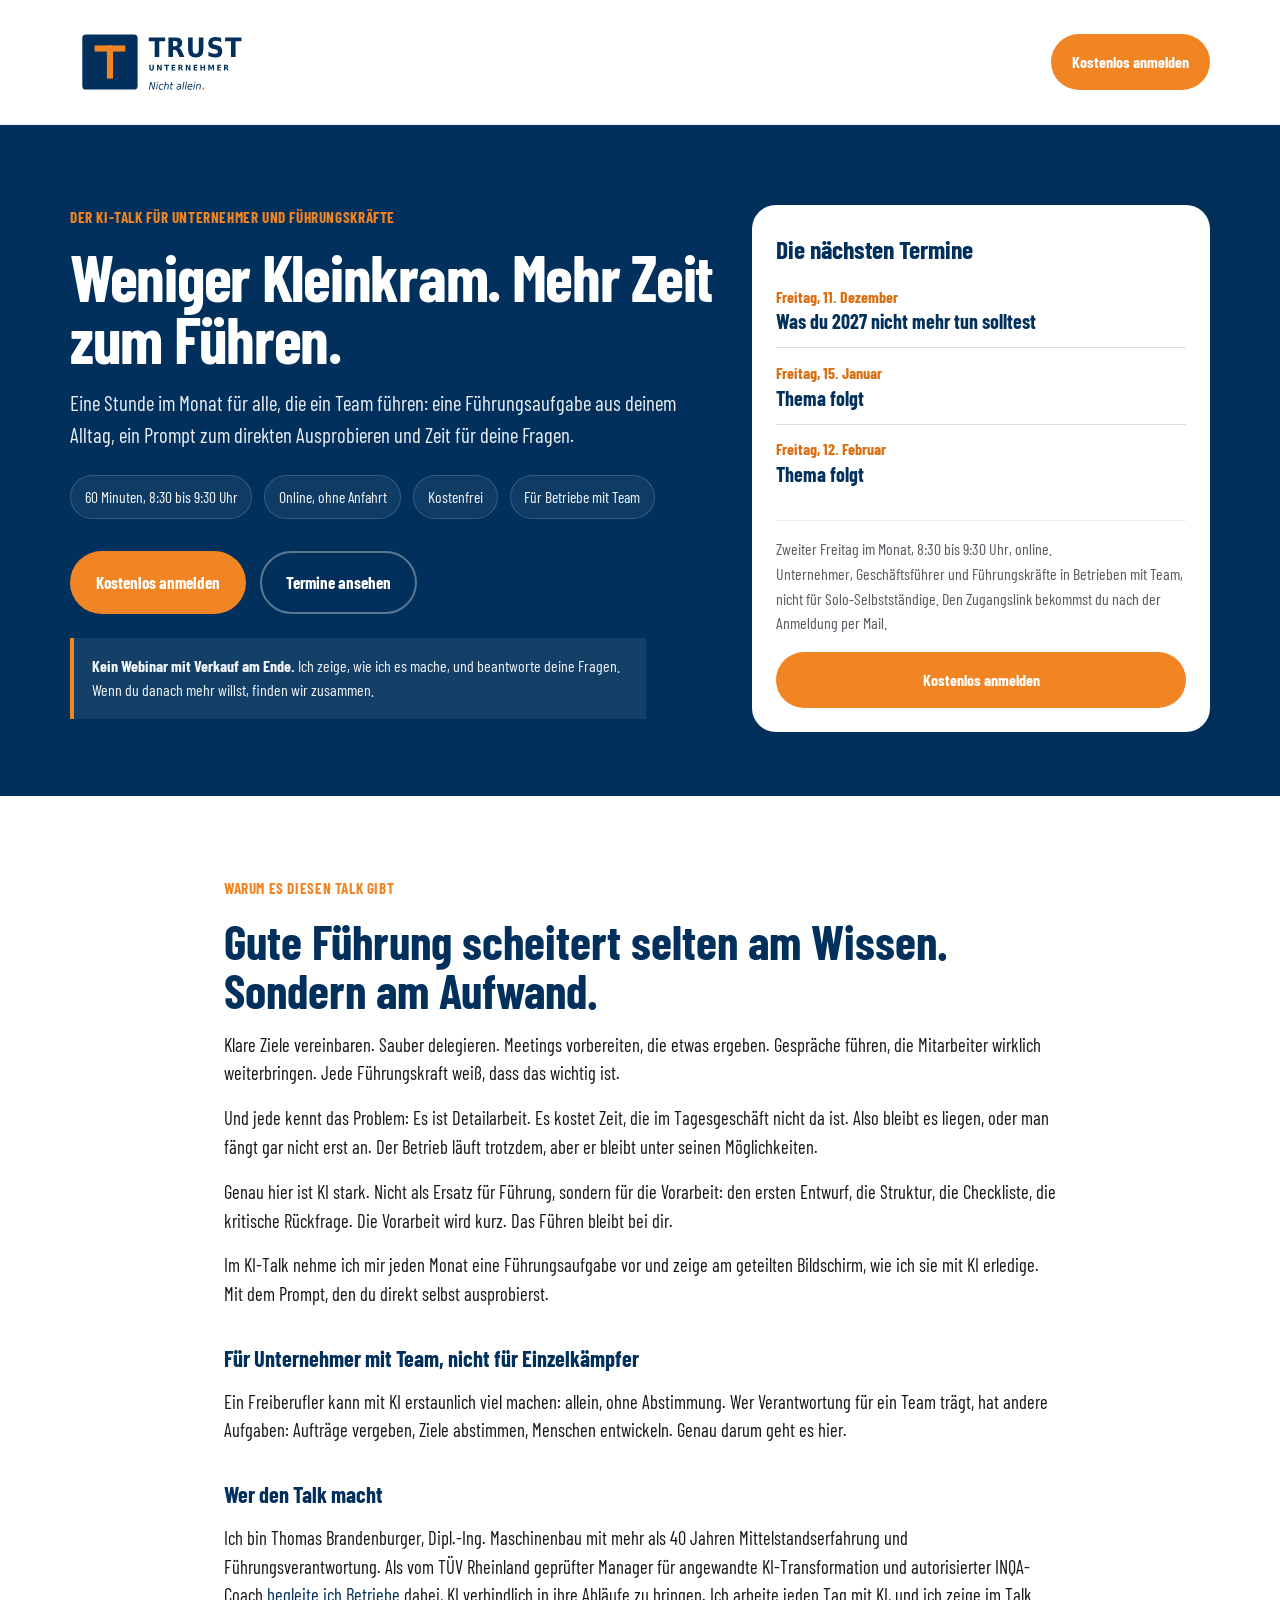
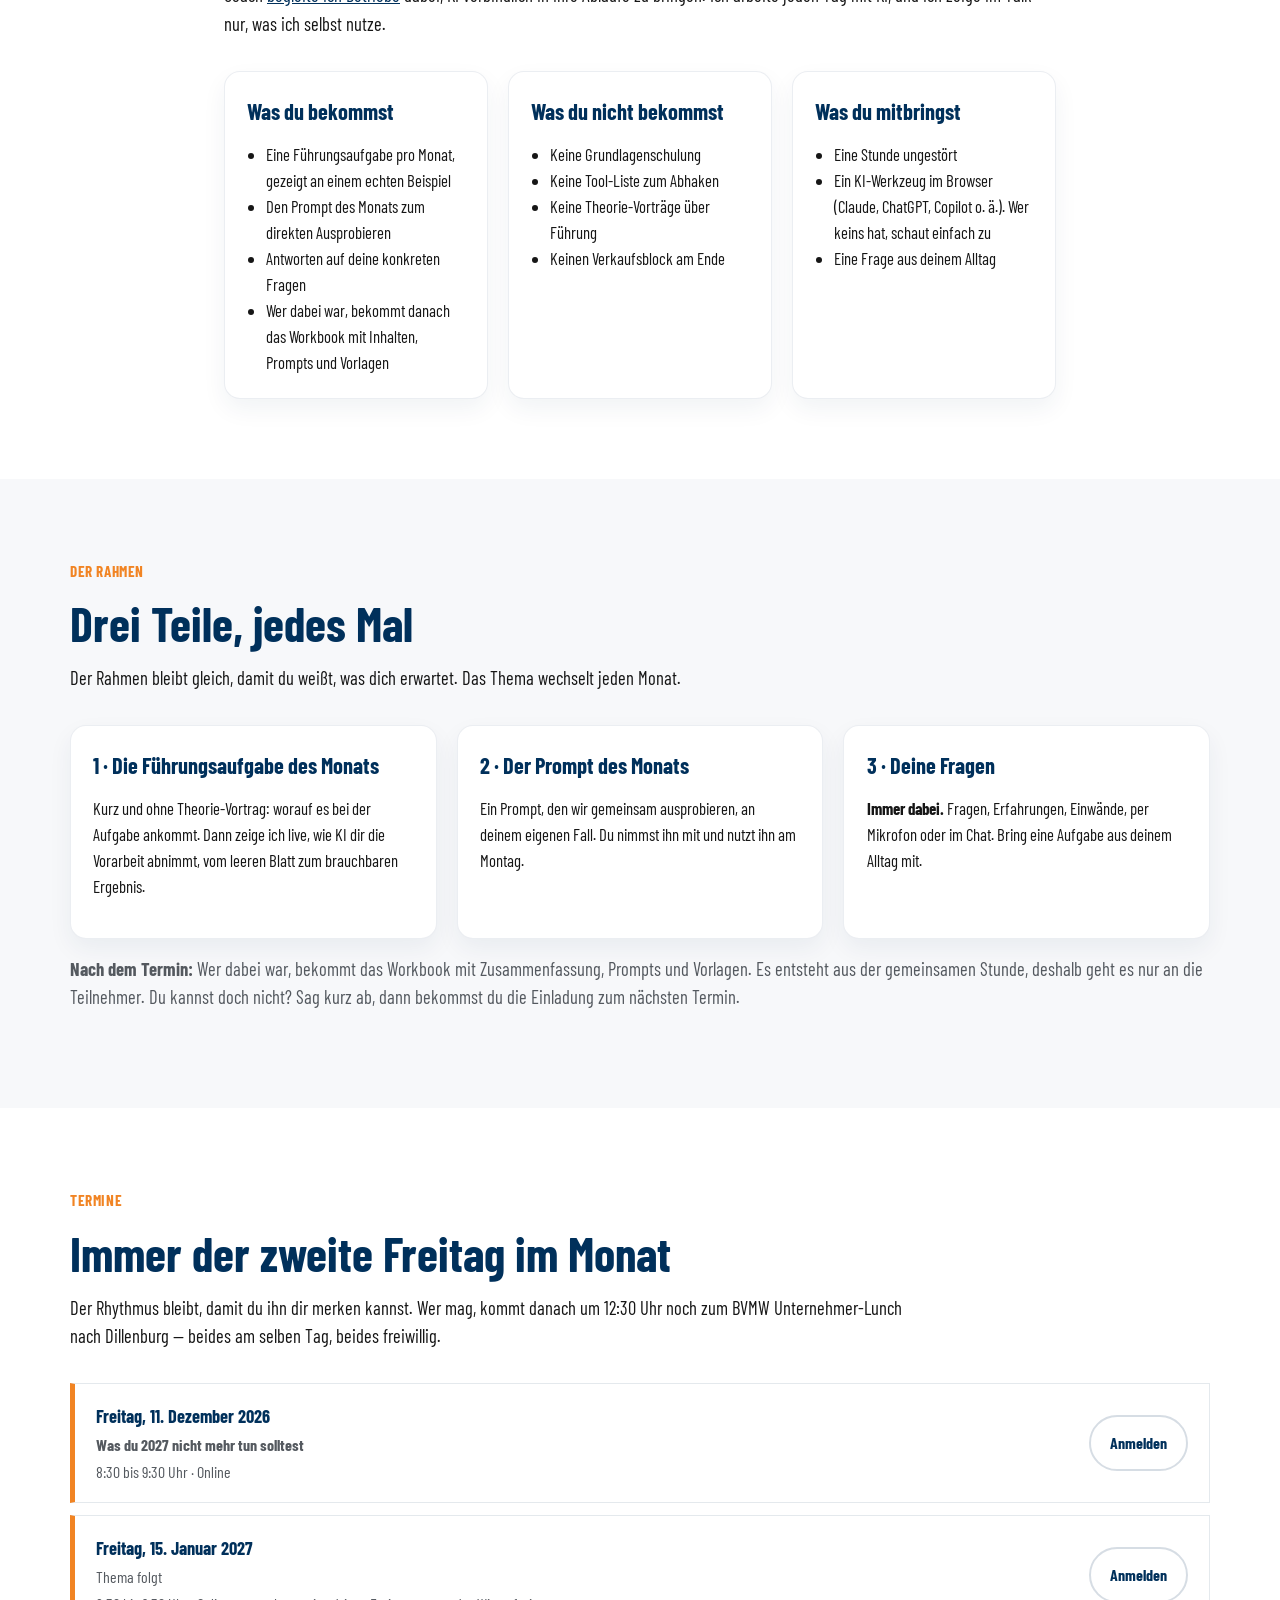
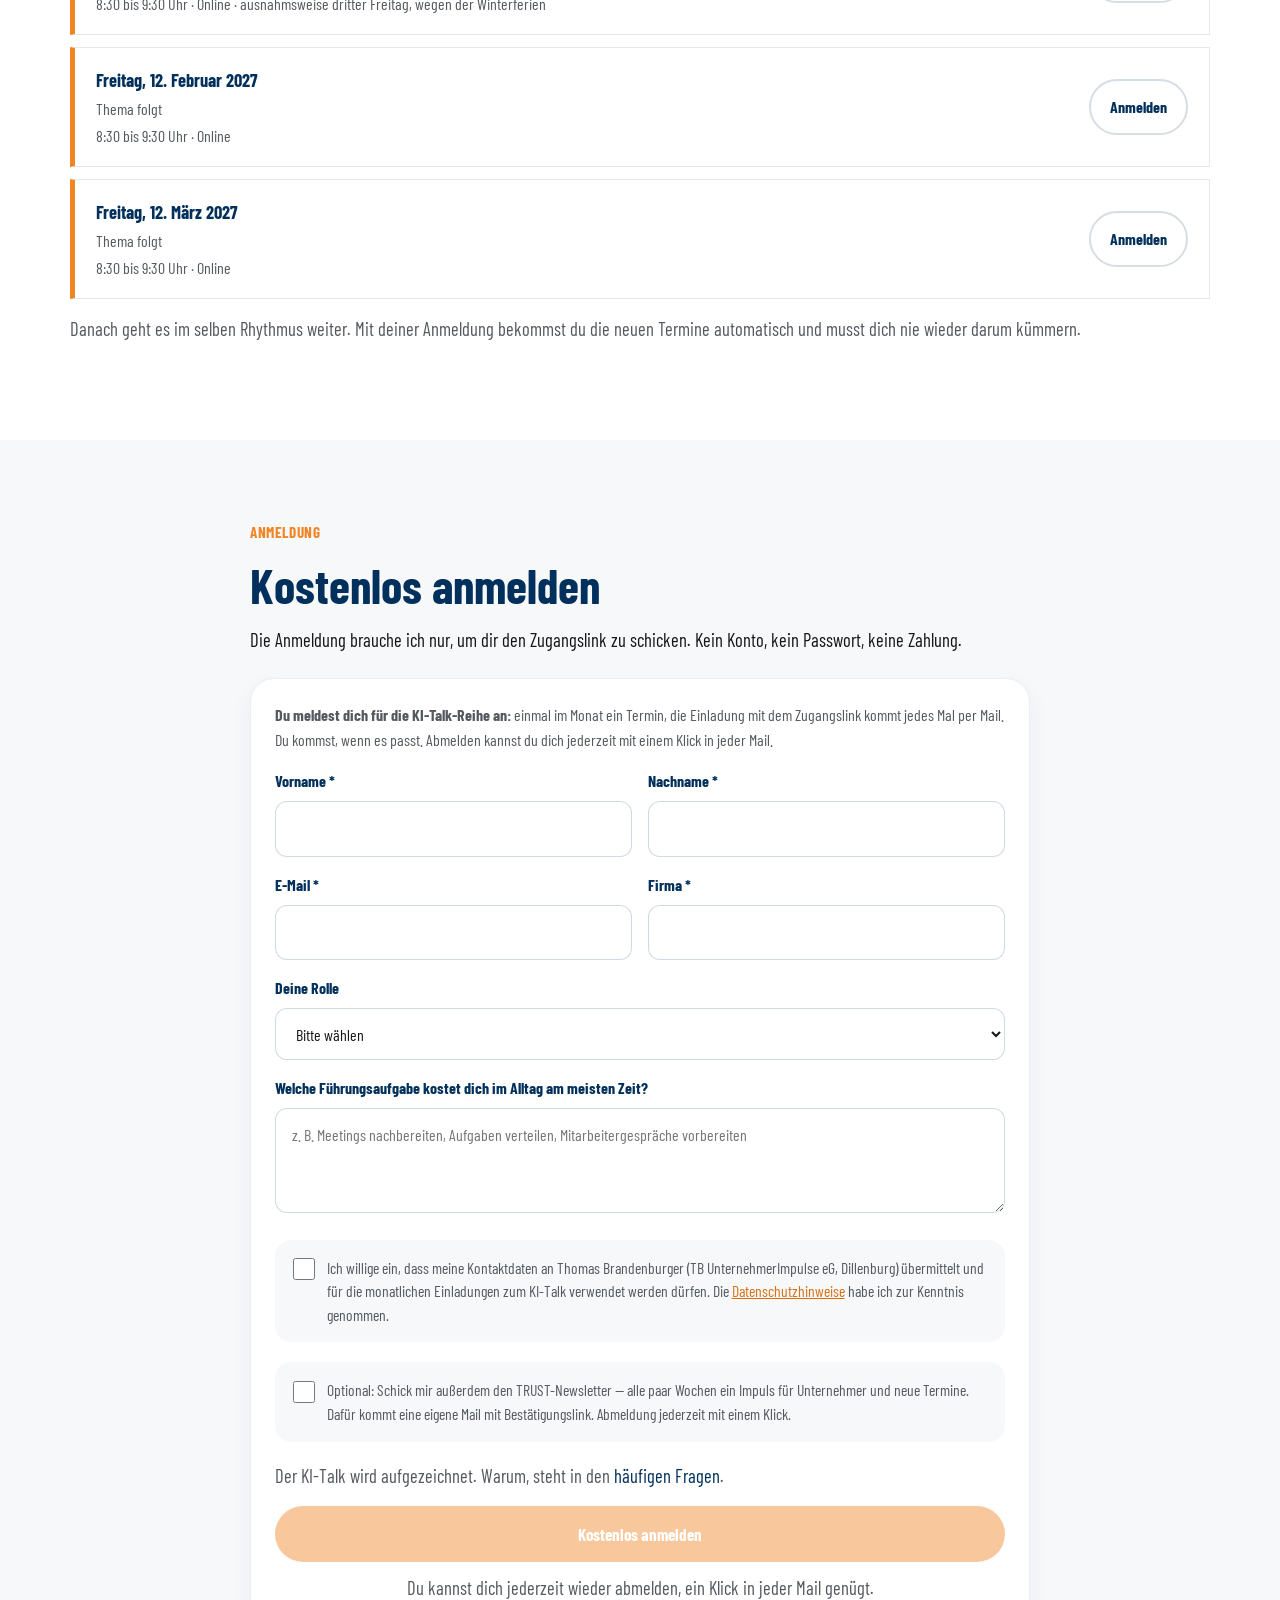
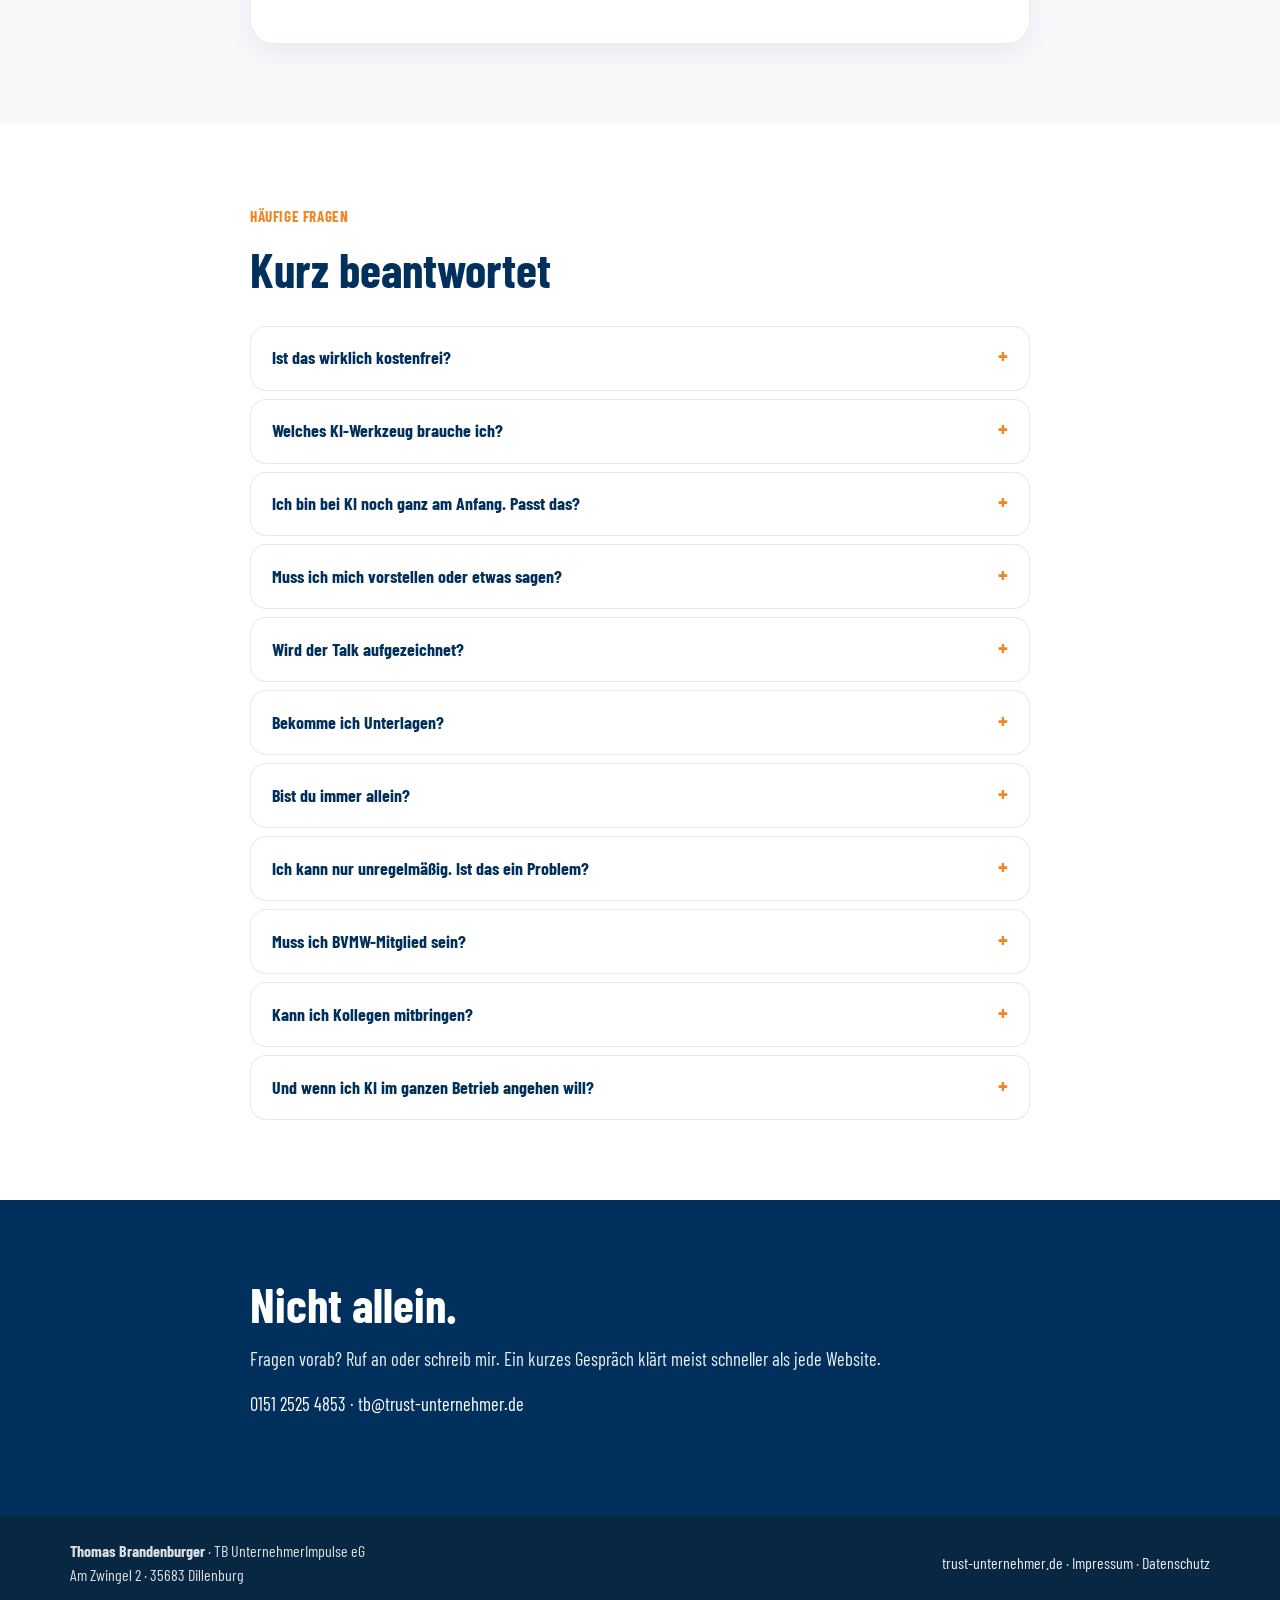
<file: index.html>
<!DOCTYPE html>
<html lang="de">
<head>
<meta charset="UTF-8">
<meta name="viewport" content="width=device-width, initial-scale=1.0">
<title>TRUST KI-Talk für Unternehmer und Führungskräfte | Weniger Kleinkram. Mehr Zeit zum Führen.</title>
<meta name="description" content="Der KI-Talk für Unternehmer und Führungskräfte. Am zweiten Freitag im Monat, 8:30 bis 9:30 Uhr, online und kostenfrei: eine Führungsaufgabe, ein Prompt zum Ausprobieren, deine Fragen. Wie KI die Detailarbeit guter Führung abnimmt. Mit Thomas Brandenburger.">
<meta name="robots" content="index, follow">

<meta property="og:title" content="TRUST KI-Talk für Unternehmer und Führungskräfte – Weniger Kleinkram. Mehr Zeit zum Führen.">
<meta property="og:description" content="Für Unternehmer und Führungskräfte mit Team. Eine Stunde im Monat: Wie du mit KI Führungsaufgaben erledigst, für die im Tagesgeschäft sonst keine Zeit bleibt. Kostenfrei.">
<meta property="og:type" content="website">
<meta property="og:locale" content="de_DE">

<link rel="stylesheet" href="./css/style.css">
<link rel="icon" href="./bilder/TRUST-Signet-512px.png">
<style>
  /* Kasten "Die nächsten Termine" im Hero */
  .hero-card .naechste-termine { list-style: none; margin: 0 0 1.25rem; padding: 0; }
  .naechste-termine li { padding: 0.8rem 0; border-top: 1px solid var(--color-border); }
  .naechste-termine li:first-child { border-top: 0; padding-top: 0; }
  .hero-card .naechste-termine li + li { margin-top: 0; }
  .nt-datum { display: block; font-weight: 700; font-size: 1rem; color: var(--color-orange-dark); }
  .nt-thema { display: block; font-weight: 700; font-size: 1.25rem; line-height: 1.25; color: var(--color-navy); }
  .hero-card .btn { width: 100%; margin-top: 1rem; }
</style>

<script>
  /* ============================================================
     KONFIGURATION
     Neue Termine: einfach unten im Abschnitt "Termine" ergänzen
     und im Formular als weitere Auswahl eintragen.
     ============================================================ */
  window.TALK_CONFIG = {
    workerUrl: 'https://sprint-mail.thb-ad8.workers.dev'
  };
</script>
</head>
<body>

<a class="skip-link" href="#anmeldung">Direkt zur Anmeldung</a>

<header class="site-header">
  <div class="container header-inner">
    <a class="brand-logo" href="https://trust-unternehmer.de">
      <img src="./bilder/TRUST-Hauptlogo-horizontal.svg" alt="TRUST Unternehmer. Nicht allein.">
    </a>
    <a href="#anmeldung" class="btn btn-primary">Kostenlos anmelden</a>
  </div>
</header>

<main id="inhalt">

<section class="hero">
  <div class="container hero-grid">
    <div>
      <span class="eyebrow">Der KI-Talk für Unternehmer und Führungskräfte</span>
      <h1>Weniger Kleinkram. Mehr Zeit zum Führen.</h1>
      <p class="hero-text">
        Eine Stunde im Monat für alle, die ein Team führen: eine Führungsaufgabe aus deinem
        Alltag, ein Prompt zum direkten Ausprobieren und Zeit für deine Fragen.
      </p>
      <ul class="hero-highlights">
        <li>60 Minuten, 8:30 bis 9:30 Uhr</li>
        <li>Online, ohne Anfahrt</li>
        <li>Kostenfrei</li>
        <li>Für Betriebe mit Team</li>
      </ul>
      <div class="hero-actions">
        <a href="#anmeldung" class="btn btn-primary btn-large">Kostenlos anmelden</a>
        <a href="#termine" class="btn btn-secondary btn-large">Termine ansehen</a>
      </div>
      <div class="hero-note">
        <strong>Kein Webinar mit Verkauf am Ende.</strong>
        Ich zeige, wie ich es mache, und beantworte deine Fragen. Wenn du danach mehr willst,
        finden wir zusammen.
      </div>
    </div>

    <aside class="hero-card">
      <h2>Die nächsten Termine</h2>
      <!-- Wird per Skript aus dem Abschnitt "Termine" befüllt (die ersten drei
           nicht vergangenen Einträge). Ohne JavaScript bleibt dieser Stand stehen. -->
      <ul class="naechste-termine" id="naechste-termine">
        <li><span class="nt-datum">Freitag, 9. Oktober</span><span class="nt-thema">Delegieren, ohne dass es wieder bei dir landet</span></li>
        <li><span class="nt-datum">Freitag, 13. November</span><span class="nt-thema">Meetings, die etwas ergeben</span></li>
        <li><span class="nt-datum">Freitag, 11. Dezember</span><span class="nt-thema">Was du 2027 nicht mehr tun solltest</span></li>
      </ul>
      <div class="hero-card-meta">
        Zweiter Freitag im Monat, 8:30 bis 9:30 Uhr, online.<br>
        Unternehmer, Geschäftsführer und Führungskräfte in Betrieben mit Team, nicht für Solo-Selbstständige.
        Den Zugangslink bekommst du nach der Anmeldung per Mail.
      </div>
      <a href="#anmeldung" class="btn btn-primary">Kostenlos anmelden</a>
    </aside>
  </div>
</section>

<section class="section">
  <div class="container section-intro">
    <span class="section-tag">Warum es diesen Talk gibt</span>
    <h2>Gute Führung scheitert selten am Wissen. Sondern am Aufwand.</h2>
    <p>
      Klare Ziele vereinbaren. Sauber delegieren. Meetings vorbereiten, die etwas ergeben.
      Gespräche führen, die Mitarbeiter wirklich weiterbringen. Jede Führungskraft weiß, dass
      das wichtig ist.
    </p>
    <p>
      Und jede kennt das Problem: Es ist Detailarbeit. Es kostet Zeit, die im Tagesgeschäft nicht
      da ist. Also bleibt es liegen, oder man fängt gar nicht erst an. Der Betrieb läuft trotzdem,
      aber er bleibt unter seinen Möglichkeiten.
    </p>
    <p>
      Genau hier ist KI stark. Nicht als Ersatz für Führung, sondern für die Vorarbeit: den ersten
      Entwurf, die Struktur, die Checkliste, die kritische Rückfrage. Die Vorarbeit wird kurz. Das
      Führen bleibt bei dir.
    </p>
    <p>
      Im KI-Talk nehme ich mir jeden Monat eine Führungsaufgabe vor und zeige am geteilten
      Bildschirm, wie ich sie mit KI erledige. Mit dem Prompt, den du direkt selbst ausprobierst.
    </p>

    <h3 style="margin:2rem 0 0.75rem;font-size:1.4rem;color:var(--color-navy)">Für Unternehmer mit Team, nicht für Einzelkämpfer</h3>
    <p>
      Ein Freiberufler kann mit KI erstaunlich viel machen: allein, ohne Abstimmung. Wer
      Verantwortung für ein Team trägt, hat andere Aufgaben: Aufträge vergeben, Ziele abstimmen,
      Menschen entwickeln. Genau darum geht es hier.
    </p>

    <h3 style="margin:2rem 0 0.75rem;font-size:1.4rem;color:var(--color-navy)">Wer den Talk macht</h3>
    <p>
      Ich bin Thomas Brandenburger, Dipl.-Ing. Maschinenbau mit mehr als 40 Jahren
      Mittelstandserfahrung und Führungsverantwortung. Als vom TÜV Rheinland geprüfter Manager für angewandte
      KI-Transformation und autorisierter INQA-Coach
      <a href="https://inqa.trust-unternehmer.de" style="text-decoration: underline;">begleite ich Betriebe</a>
      dabei, KI verbindlich in ihre Abläufe zu bringen. Ich arbeite jeden Tag mit KI, und ich
      zeige im Talk nur, was ich selbst nutze.
    </p>

    <div class="card-grid three" style="margin-top:2rem">
      <div class="info-card">
        <h3>Was du bekommst</h3>
        <ul>
          <li>Eine Führungsaufgabe pro Monat, gezeigt an einem echten Beispiel</li>
          <li>Den Prompt des Monats zum direkten Ausprobieren</li>
          <li>Antworten auf deine konkreten Fragen</li>
          <li>Wer dabei war, bekommt danach das Workbook mit Inhalten, Prompts und Vorlagen</li>
        </ul>
      </div>
      <div class="info-card">
        <h3>Was du nicht bekommst</h3>
        <ul>
          <li>Keine Grundlagenschulung</li>
          <li>Keine Tool-Liste zum Abhaken</li>
          <li>Keine Theorie-Vorträge über Führung</li>
          <li>Keinen Verkaufsblock am Ende</li>
        </ul>
      </div>
      <div class="info-card">
        <h3>Was du mitbringst</h3>
        <ul>
          <li>Eine Stunde ungestört</li>
          <li>Ein KI-Werkzeug im Browser (Claude, ChatGPT, Copilot o. ä.). Wer keins hat, schaut einfach zu</li>
          <li>Eine Frage aus deinem Alltag</li>
        </ul>
      </div>
    </div>
  </div>
</section>

<section class="section section-alt">
  <div class="container">
    <span class="section-tag">Der Rahmen</span>
    <h2>Drei Teile, jedes Mal</h2>
    <p class="section-intro">
      Der Rahmen bleibt gleich, damit du weißt, was dich erwartet. Das Thema wechselt jeden Monat.
    </p>

    <div class="card-grid three" style="margin-top:2rem">
      <div class="info-card">
        <h3>1 · Die Führungsaufgabe des Monats</h3>
        <p>
          Kurz und ohne Theorie-Vortrag: worauf es bei der Aufgabe ankommt. Dann zeige ich live,
          wie KI dir die Vorarbeit abnimmt, vom leeren Blatt zum brauchbaren Ergebnis.
        </p>
      </div>
      <div class="info-card">
        <h3>2 · Der Prompt des Monats</h3>
        <p>
          Ein Prompt, den wir gemeinsam ausprobieren, an deinem eigenen Fall. Du nimmst ihn mit
          und nutzt ihn am Montag.
        </p>
      </div>
      <div class="info-card">
        <h3>3 · Deine Fragen</h3>
        <p>
          <strong>Immer dabei.</strong> Fragen, Erfahrungen, Einwände, per Mikrofon oder im Chat.
          Bring eine Aufgabe aus deinem Alltag mit.
        </p>
      </div>
    </div>

    <p class="small-note" style="margin-top:1rem">
      <strong>Nach dem Termin:</strong> Wer dabei war, bekommt das Workbook mit Zusammenfassung,
      Prompts und Vorlagen. Es entsteht aus der gemeinsamen Stunde, deshalb geht es nur an die
      Teilnehmer. Du kannst doch nicht? Sag kurz ab, dann bekommst du die Einladung zum nächsten Termin.
    </p>
  </div>
</section>

<section class="section" id="termine">
  <div class="container">
    <span class="section-tag">Termine</span>
    <h2>Immer der zweite Freitag im Monat</h2>
    <p class="section-intro">
      Der Rhythmus bleibt, damit du ihn dir merken kannst. Wer mag, kommt danach um 12:30 Uhr
      noch zum BVMW Unternehmer-Lunch nach Dillenburg — beides am selben Tag, beides freiwillig.
    </p>

    <div style="margin-top:2rem">
      <div class="event" data-datum="2026-10-09">
        <div class="event-main">
          <span class="event-date">Freitag, 9. Oktober 2026</span>
          <span class="event-meta"><strong>Delegieren, ohne dass es wieder bei dir landet</strong></span>
          <span class="event-meta">8:30 bis 9:30 Uhr · Online</span>
        </div>
        <a href="#anmeldung" class="btn btn-outline">Anmelden</a>
      </div>
      <div class="event" data-datum="2026-11-13">
        <div class="event-main">
          <span class="event-date">Freitag, 13. November 2026</span>
          <span class="event-meta"><strong>Meetings, die etwas ergeben</strong></span>
          <span class="event-meta">8:30 bis 9:30 Uhr · Online</span>
        </div>
        <a href="#anmeldung" class="btn btn-outline">Anmelden</a>
      </div>
      <div class="event" data-datum="2026-12-11">
        <div class="event-main">
          <span class="event-date">Freitag, 11. Dezember 2026</span>
          <span class="event-meta"><strong>Was du 2027 nicht mehr tun solltest</strong></span>
          <span class="event-meta">8:30 bis 9:30 Uhr · Online</span>
        </div>
        <a href="#anmeldung" class="btn btn-outline">Anmelden</a>
      </div>
      <div class="event" data-datum="2027-01-15">
        <div class="event-main">
          <span class="event-date">Freitag, 15. Januar 2027</span>
          <span class="event-meta">Thema folgt</span>
          <span class="event-meta">8:30 bis 9:30 Uhr · Online · ausnahmsweise dritter Freitag, wegen der Winterferien</span>
        </div>
        <a href="#anmeldung" class="btn btn-outline">Anmelden</a>
      </div>
      <div class="event" data-datum="2027-02-12">
        <div class="event-main">
          <span class="event-date">Freitag, 12. Februar 2027</span>
          <span class="event-meta">Thema folgt</span>
          <span class="event-meta">8:30 bis 9:30 Uhr · Online</span>
        </div>
        <a href="#anmeldung" class="btn btn-outline">Anmelden</a>
      </div>
      <div class="event" data-datum="2027-03-12">
        <div class="event-main">
          <span class="event-date">Freitag, 12. März 2027</span>
          <span class="event-meta">Thema folgt</span>
          <span class="event-meta">8:30 bis 9:30 Uhr · Online</span>
        </div>
        <a href="#anmeldung" class="btn btn-outline">Anmelden</a>
      </div>
    </div>

    <p class="small-note" style="margin-top:1rem">
      Danach geht es im selben Rhythmus weiter. Mit deiner Anmeldung bekommst du die neuen
      Termine automatisch und musst dich nie wieder darum kümmern.
    </p>
  </div>
</section>

<section class="section section-alt" id="anmeldung">
  <div class="container narrow">
    <span class="section-tag">Anmeldung</span>
    <h2>Kostenlos anmelden</h2>
    <p>
      Die Anmeldung brauche ich nur, um dir den Zugangslink zu schicken. Kein Konto, kein Passwort,
      keine Zahlung.
    </p>

    <div class="reservation-form">
      <form id="talk-form" novalidate>

        <div class="small-note" style="margin:0 0 1rem">
          <strong>Du meldest dich für die KI-Talk-Reihe an:</strong> einmal im Monat ein Termin,
          die Einladung mit dem Zugangslink kommt jedes Mal per Mail. Du kommst, wenn es passt.
          Abmelden kannst du dich jederzeit mit einem Klick in jeder Mail.
        </div>

        <div class="form-grid">
          <div class="form-field">
            <label for="vorname">Vorname *</label>
            <input type="text" id="vorname" name="vorname" autocomplete="given-name" required>
          </div>
          <div class="form-field">
            <label for="nachname">Nachname *</label>
            <input type="text" id="nachname" name="nachname" autocomplete="family-name" required>
          </div>
        </div>

        <div class="form-grid">
          <div class="form-field">
            <label for="email">E-Mail *</label>
            <input type="email" id="email" name="email" autocomplete="email" required>
          </div>
          <div class="form-field">
            <label for="firma">Firma *</label>
            <input type="text" id="firma" name="firma" autocomplete="organization" required>
          </div>
        </div>

        <div class="form-field">
          <label for="rolle">Deine Rolle</label>
          <select id="rolle" name="rolle">
            <option value="">Bitte wählen</option>
            <option>Inhaber</option>
            <option>Geschäftsführer</option>
            <option>Angestellte Geschäftsführung</option>
            <option>Führungskraft</option>
            <option>Sonstige</option>
          </select>
        </div>

        <div class="form-field">
          <label for="thema">Welche Führungsaufgabe kostet dich im Alltag am meisten Zeit?</label>
          <textarea id="thema" name="thema" rows="3" placeholder="z. B. Meetings nachbereiten, Aufgaben verteilen, Mitarbeitergespräche vorbereiten"></textarea>
        </div>

        <div class="consent">
          <input type="checkbox" id="consent" name="consent">
          <label for="consent">
            Ich willige ein, dass meine Kontaktdaten an Thomas Brandenburger
            (TB UnternehmerImpulse eG, Dillenburg) übermittelt und für die monatlichen Einladungen zum
            KI-Talk verwendet werden dürfen. Die
            <a href="https://trust-unternehmer.de/datenschutz" target="_blank" rel="noopener">Datenschutzhinweise</a>
            habe ich zur Kenntnis genommen.
          </label>
        </div>

        <div class="consent">
          <input type="checkbox" id="newsletter" name="newsletter">
          <label for="newsletter">
            Optional: Schick mir außerdem den TRUST-Newsletter — alle paar Wochen ein Impuls für
            Unternehmer und neue Termine. Dafür kommt eine eigene Mail mit Bestätigungslink.
            Abmeldung jederzeit mit einem Klick.
          </label>
        </div>

        <p class="small-note" style="margin-bottom:0.75rem">
          Der KI-Talk wird aufgezeichnet. Warum, steht in den <a href="#faq">häufigen Fragen</a>.
        </p>

        <button type="submit" id="submit" class="btn btn-primary btn-large btn-block" disabled>
          Kostenlos anmelden
        </button>

        <p class="small-note" style="margin-top:0.75rem;text-align:center">
          Du kannst dich jederzeit wieder abmelden, ein Klick in jeder Mail genügt.
        </p>
      </form>

      <!-- Außerhalb des Formulars: es wird nach dem Absenden ausgeblendet -->
      <div class="formstatus" id="status" role="status" aria-live="polite"></div>
    </div>
  </div>
</section>

<section class="section" id="faq">
  <div class="container narrow">
    <span class="section-tag">Häufige Fragen</span>
    <h2>Kurz beantwortet</h2>

    <div class="faq">
      <details>
        <summary>Ist das wirklich kostenfrei?</summary>
        <p>
          Ja. Der Talk ist mein Angebot, dich kennenzulernen und umgekehrt. Es gibt kostenpflichtige
          TRUST-Formate, aber der Talk gehört nicht dazu und wird es auch nicht.
        </p>
      </details>
      <details>
        <summary>Welches KI-Werkzeug brauche ich?</summary>
        <p>
          Eins, das du im Browser öffnen kannst: Claude, ChatGPT, Microsoft Copilot, Gemini oder das
          Werkzeug, das dein Betrieb freigegeben hat. Die kostenlosen Versionen reichen. Wichtig: Gib
          keine vertraulichen Daten oder Namen von Mitarbeitern in öffentliche Werkzeuge ein. Wie das
          sauber geht, ist im Talk immer wieder Thema.
        </p>
      </details>
      <details>
        <summary>Ich bin bei KI noch ganz am Anfang. Passt das?</summary>
        <p>
          Ja. Es gibt keine Grundlagenschulung, aber ich erkläre, was ich zeige. Du musst nichts können
          außer eine Frage in ein Textfeld zu tippen.
        </p>
      </details>
      <details>
        <summary>Muss ich mich vorstellen oder etwas sagen?</summary>
        <p>
          Nein. Kamera aus und nur zuhören ist völlig in Ordnung. Wer eine Frage hat, stellt sie per
          Mikrofon oder im Chat.
        </p>
      </details>
      <details>
        <summary>Wird der Talk aufgezeichnet?</summary>
        <p>
          Ja. Ich nutze die Aufzeichnung, um die Fragen auszuwerten und die nächsten Themen daraus
          abzuleiten. Die Aufzeichnung wird nicht öffentlich gestellt. Du wirst zu Beginn darauf
          hingewiesen und entscheidest selbst, ob du Kamera und Mikrofon einschaltest. Fragen kannst
          du auch nur im Chat stellen.
        </p>
      </details>
      <details>
        <summary>Bekomme ich Unterlagen?</summary>
        <p>
          Ja. Wer dabei war, bekommt nach dem Termin ein Workbook mit den Inhalten, den Prompts und
          Vorlagen. Während des Talks gibt es alle Prompts zum Kopieren auf einer eigenen Seite.
        </p>
      </details>
      <details>
        <summary>Bist du immer allein?</summary>
        <p>
          Meistens ja. Gelegentlich ist jemand dabei, der bei einem Thema tiefer drin ist als ich.
          Das ist die Ausnahme, nicht die Regel.
        </p>
      </details>
      <details>
        <summary>Ich kann nur unregelmäßig. Ist das ein Problem?</summary>
        <p>
          Überhaupt nicht. Jeder Termin steht für sich. Du bekommst jeden Monat die Einladung und
          entscheidest neu. Das Workbook gibt es für jeden Termin, bei dem du
          dabei warst.
        </p>
      </details>
      <details>
        <summary>Muss ich BVMW-Mitglied sein?</summary>
        <p>
          Nein, der Talk ist offen für alle. Der BVMW ist eine eigene Sache, über die wir gern
          sprechen, wenn dich das interessiert.
        </p>
      </details>
      <details>
        <summary>Kann ich Kollegen mitbringen?</summary>
        <p>
          Gern, auch deine Führungskräfte. Schick ihnen einfach den Link zu dieser Seite, dann
          melden sie sich selbst an und bekommen die Einladung direkt.
        </p>
      </details>
      <details>
        <summary>Und wenn ich KI im ganzen Betrieb angehen will?</summary>
        <p>
          Dafür gibt es ein eigenes Format: ein gefördertes Sechs-Monats-Projekt, in dem KI mit
          deinen Mitarbeitern verbindlich in die Abläufe kommt. Das ist aber nicht das Thema des
          Talks, <a href="https://inqa.trust-unternehmer.de" style="text-decoration: underline;">hier steht alles dazu</a>. Im Talk
          selbst gibt es keinen Verkaufsblock.
        </p>
      </details>
    </div>
  </div>
</section>

<section class="section cta-section">
  <div class="container narrow cta-box left">
    <h2>Nicht allein.</h2>
    <p>
      Fragen vorab? Ruf an oder schreib mir. Ein kurzes Gespräch klärt meist schneller als jede Website.
    </p>
    <p>
      <a href="tel:+4915125254853" style="color:#fff">0151 2525 4853</a> ·
      <a href="mailto:tb@trust-unternehmer.de" style="color:#fff">tb@trust-unternehmer.de</a>
    </p>
  </div>
</section>

</main>

<footer class="site-footer">
  <div class="container footer-inner">
    <div>
      <strong>Thomas Brandenburger</strong> · TB UnternehmerImpulse eG<br>
      Am Zwingel 2 · 35683 Dillenburg
    </div>
    <div>
      <a href="https://trust-unternehmer.de">trust-unternehmer.de</a> ·
      <a href="https://trust-unternehmer.de/impressum">Impressum</a> ·
      <a href="https://trust-unternehmer.de/datenschutz">Datenschutz</a>
    </div>
  </div>
</footer>

<script>
/* Vergangene Termine ausblenden, gerechnet mit dem lokalen Datum ohne Uhrzeit.
   Am Termintag selbst bleibt der Eintrag sichtbar. Ohne JavaScript bleibt
   alles so stehen, wie es im HTML steht. */
(function () {
  function zwei(n) { return (n < 10 ? '0' : '') + n; }

  var jetzt = new Date();
  var heute = jetzt.getFullYear() + '-' + zwei(jetzt.getMonth() + 1) + '-' + zwei(jetzt.getDate());

  var events = document.querySelectorAll('.event[data-datum]');
  for (var i = 0; i < events.length; i++) {
    if (events[i].getAttribute('data-datum') < heute) {
      events[i].style.display = 'none';
    }
  }

  /* Checkbox-Werte stehen als TT.MM.JJJJ im Formular und bleiben so. */
  var boxen = document.querySelectorAll('input[name="termin"]');
  for (var j = 0; j < boxen.length; j++) {
    var teile = boxen[j].value.split('.');
    if (boxen[j].value === 'Alle Termine' || teile.length !== 3) continue;
    if (teile[2] + '-' + teile[1] + '-' + teile[0] < heute) {
      boxen[j].checked = false;
      var label = boxen[j].closest ? boxen[j].closest('label') : boxen[j].parentNode;
      if (label) label.style.display = 'none';
    }
  }

  /* Kasten "Die nächsten Termine": die ersten drei sichtbaren Einträge */
  var liste = document.getElementById('naechste-termine');
  if (liste) {
    var sichtbar = [];
    for (var k = 0; k < events.length && sichtbar.length < 3; k++) {
      if (events[k].style.display !== 'none') sichtbar.push(events[k]);
    }
    if (sichtbar.length) {
      liste.innerHTML = '';
      for (var m = 0; m < sichtbar.length; m++) {
        var d = sichtbar[m].querySelector('.event-date');
        var t = sichtbar[m].querySelector('.event-meta strong');
        var li = document.createElement('li');
        var sd = document.createElement('span');
        sd.className = 'nt-datum';
        sd.textContent = d ? d.textContent.replace(/\s\d{4}$/, '') : '';
        var st = document.createElement('span');
        st.className = 'nt-thema';
        st.textContent = t ? t.textContent : 'Thema folgt';
        li.appendChild(sd);
        li.appendChild(st);
        liste.appendChild(li);
      }
    }
  }
})();
</script>

<script>
(function () {
  var form    = document.getElementById('talk-form');
  var consent = document.getElementById('consent');
  var newsletter = document.getElementById('newsletter');
  var submit  = document.getElementById('submit');
  var status  = document.getElementById('status');
  var cfg     = window.TALK_CONFIG || {};

  function escapeHtml(t) {
    return String(t == null ? '' : t).replace(/[&<>"']/g, function (c) {
      return { '&': '&amp;', '<': '&lt;', '>': '&gt;', '"': '&quot;', "'": '&#39;' }[c];
    });
  }

  function setStatus(state, text) {
    status.setAttribute('data-state', state);
    status.textContent = text;
  }

  consent.addEventListener('change', function () {
    submit.disabled = !consent.checked;
  });

  function pflichtfelderOk() {
    var ok = true;
    ['vorname', 'nachname', 'email', 'firma'].forEach(function (id) {
      var feld = document.getElementById(id);
      var leer = !feld.value.trim();
      var mail = id === 'email' && feld.value && feld.value.indexOf('@') === -1;
      if (leer || mail) { feld.setAttribute('aria-invalid', 'true'); ok = false; }
      else feld.removeAttribute('aria-invalid');
    });
    return ok;
  }

  form.addEventListener('submit', function (e) {
    e.preventDefault();

    if (!consent.checked) {
      setStatus('error', 'Bitte bestätige die Einwilligung, damit ich dir den Zugangslink schicken darf.');
      return;
    }
    if (!pflichtfelderOk()) {
      setStatus('error', 'Bitte fülle die markierten Pflichtfelder aus.');
      return;
    }

    /* Anmeldung gilt immer für die ganze Reihe (Entscheidung 14.10.2026) */
    var gewaehlt = ['Alle Termine'];

    var anmeldung = {
      formularId: 'kitalk',
      formular:   'TRUST KI Talk',
      vorname:    document.getElementById('vorname').value.trim(),
      nachname:   document.getElementById('nachname').value.trim(),
      email:      document.getElementById('email').value.trim(),
      firma:      document.getElementById('firma').value.trim(),
      rolle:      document.getElementById('rolle').value,
      thema:      document.getElementById('thema').value.trim(),
      termine:    gewaehlt.join(', '),
      consentAt:  new Date().toISOString(),
      quelle:     document.referrer || 'direkt'
    };
    /* Der Worker zählt nur das boolesche true, nie "true" oder "on". */
    if (newsletter.checked) anmeldung.newsletter = true;

    submit.disabled = true;
    setStatus('pending', 'Anmeldung wird gesendet …');

    fetch(cfg.workerUrl, {
      method: 'POST',
      headers: { 'Content-Type': 'application/json' },
      body: JSON.stringify(anmeldung)
    })
    .then(function (res) {
      if (!res.ok) throw new Error('HTTP ' + res.status);
      return res.json();
    })
    .then(function (antwort) {
      /* Erfolg nur bei einem lesbaren, bekannten status. Alles andere,
         auch ein fehlender oder unbekannter Wert, landet im catch. */
      var st = antwort && antwort.status;
      if (st !== 'gesichert' && st !== 'gesichert-ohne-mail') {
        throw new Error('status ' + st);
      }

      var text;
      if (st === 'gesichert') {
        text =
          'Eine Bestätigung ist gerade unterwegs zu ' + escapeHtml(anmeldung.email) + '. ';
      } else {
        text =
          'Die Bestätigungsmail an ' + escapeHtml(anmeldung.email) + ' konnte ich gerade ' +
          'nicht verschicken — deine Anmeldung ist trotzdem gesichert, ich melde mich bei dir. ';
      }
      text +=
        'Den Zugangslink bekommst du ein paar Tage vor dem Termin, eine kurze Erinnerung ' +
        'am Vortag. Bis dahin: schön, dass du dabei bist.';

      if (anmeldung.newsletter) {
        if (antwort.newsletter === 'versendet') {
          text +=
            '<br><br>Für den Newsletter kommt gleich noch eine eigene Mail mit einem ' +
            'Bestätigungslink — erst der Klick darin trägt dich ein.';
        } else {
          text +=
            '<br><br>Die Mail zur Newsletter-Bestätigung konnte ich gerade nicht ' +
            'verschicken. Ich kümmere mich darum.';
        }
      }

      form.style.display = 'none';
      status.setAttribute('data-state', 'ok');
      /* Weiterempfehlung: nur über das Mailprogramm des Besuchers, kein Versand über den Worker. */
      var seite = 'https://ki-talk.trust-unternehmer.de';
      var terminZeile = 'Immer am zweiten Freitag im Monat, 8:30 bis 9:30 Uhr.';
      var termine = document.querySelectorAll('.event');
      for (var i = 0; i < termine.length; i++) {
        var datumEl = termine[i].querySelector('.event-date');
        if (termine[i].style.display !== 'none' && datumEl) {
          terminZeile = 'Nächster Termin: ' +
            datumEl.textContent.replace(/\s+\d{4}\s*$/, '') + ', 8:30 bis 9:30 Uhr.';
          break;
        }
      }
      var mailText = [
        'Hallo,',
        '',
        'ich habe mich gerade für den TRUST KI-Talk angemeldet: eine Stunde im Monat, online und ' +
        'kostenfrei, für Unternehmer und Führungskräfte. Jedes Mal geht es um eine Führungsaufgabe ' +
        'und darum, wie KI dabei die Vorarbeit abnimmt, mit einem Prompt zum direkten Ausprobieren.',
        '',
        terminZeile,
        'Infos und Anmeldung: ' + seite,
        '',
        'Viele Grüße'
      ].join('\r\n');
      var mailto = 'mailto:?subject=' +
        encodeURIComponent('Tipp: KI-Talk für Unternehmer und Führungskräfte') +
        '&body=' + encodeURIComponent(mailText);

      text +=
        '<div style="margin-top:1.5rem">' +
        '<strong>Für wen im Betrieb oder in deinem Netzwerk wäre das auch etwas?</strong><br>' +
        'Deine Führungskräfte, ein Kollege, ein Unternehmer, den du kennst: ' +
        'Schick ihm den KI-Talk einfach weiter.' +
        '<div style="margin-top:1rem;display:flex;flex-wrap:wrap;gap:0.75rem">' +
        '<a class="btn btn-outline" href="' + escapeHtml(mailto) + '">Per E-Mail empfehlen</a>' +
        '<button type="button" class="btn btn-outline">Link kopieren</button>' +
        '</div></div>';

      status.innerHTML =
        '<strong class="formstatus-titel">Du bist angemeldet.</strong>' + text;

      var kopieren = status.querySelector('button');
      kopieren.addEventListener('click', function () {
        function linkZeigen() {
          if (status.querySelector('.small-note')) return;
          var p = document.createElement('p');
          p.className = 'small-note';
          p.style.marginTop = '0.75rem';
          p.style.userSelect = 'all';
          p.textContent = seite;
          kopieren.parentNode.parentNode.appendChild(p);
          if (window.getSelection && document.createRange) {
            var r = document.createRange();
            r.selectNodeContents(p);
            window.getSelection().removeAllRanges();
            window.getSelection().addRange(r);
          }
        }
        if (!navigator.clipboard || !navigator.clipboard.writeText) { linkZeigen(); return; }
        navigator.clipboard.writeText(seite).then(function () {
          kopieren.textContent = 'Link kopiert';
          setTimeout(function () { kopieren.textContent = 'Link kopieren'; }, 3000);
        }, linkZeigen);
      });

      status.scrollIntoView({ behavior: 'smooth', block: 'center' });
    })
    .catch(function () {
      submit.disabled = false;
      setStatus('error',
        'Das Absenden hat nicht geklappt. Bitte schreib mir kurz an tb@trust-unternehmer.de ' +
        'oder ruf an unter 0151 2525 4853, dann trage ich dich direkt ein.');
    });
  });
})();
</script>

</body>
</html>
</file>
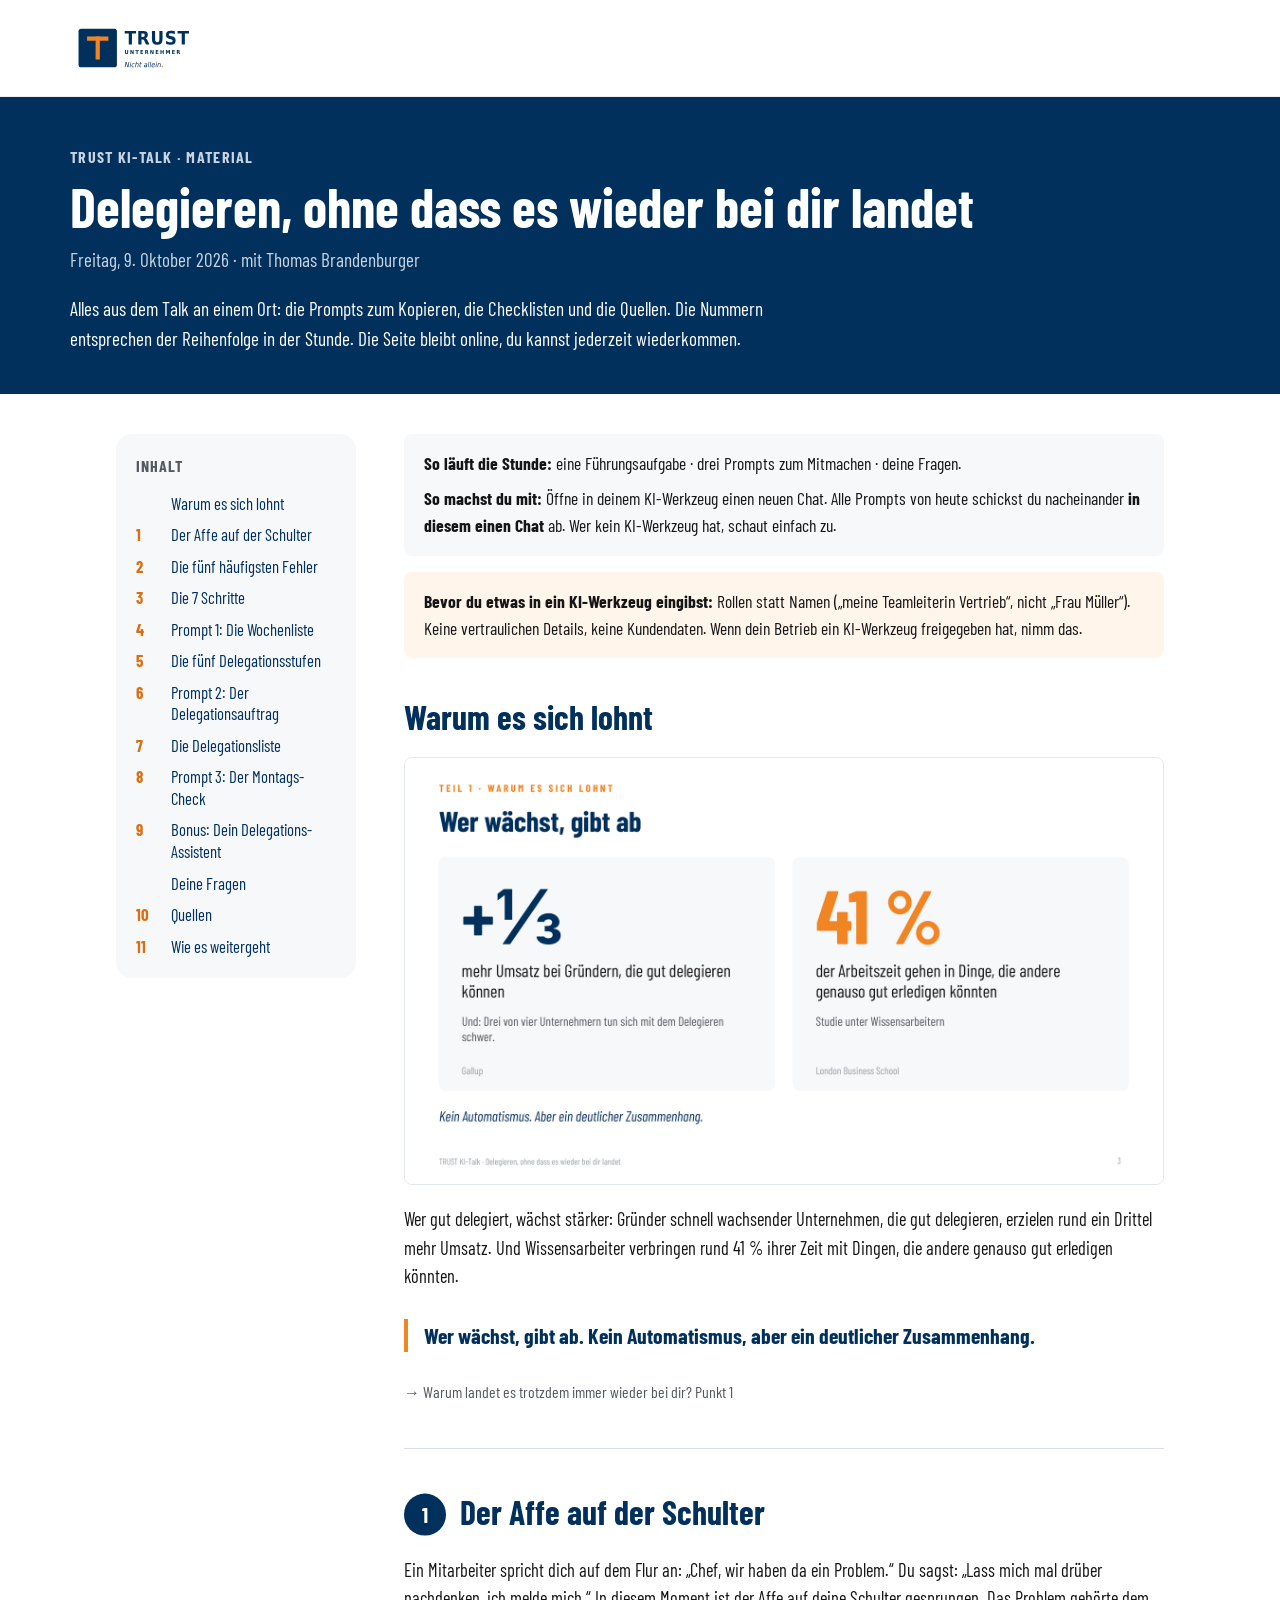
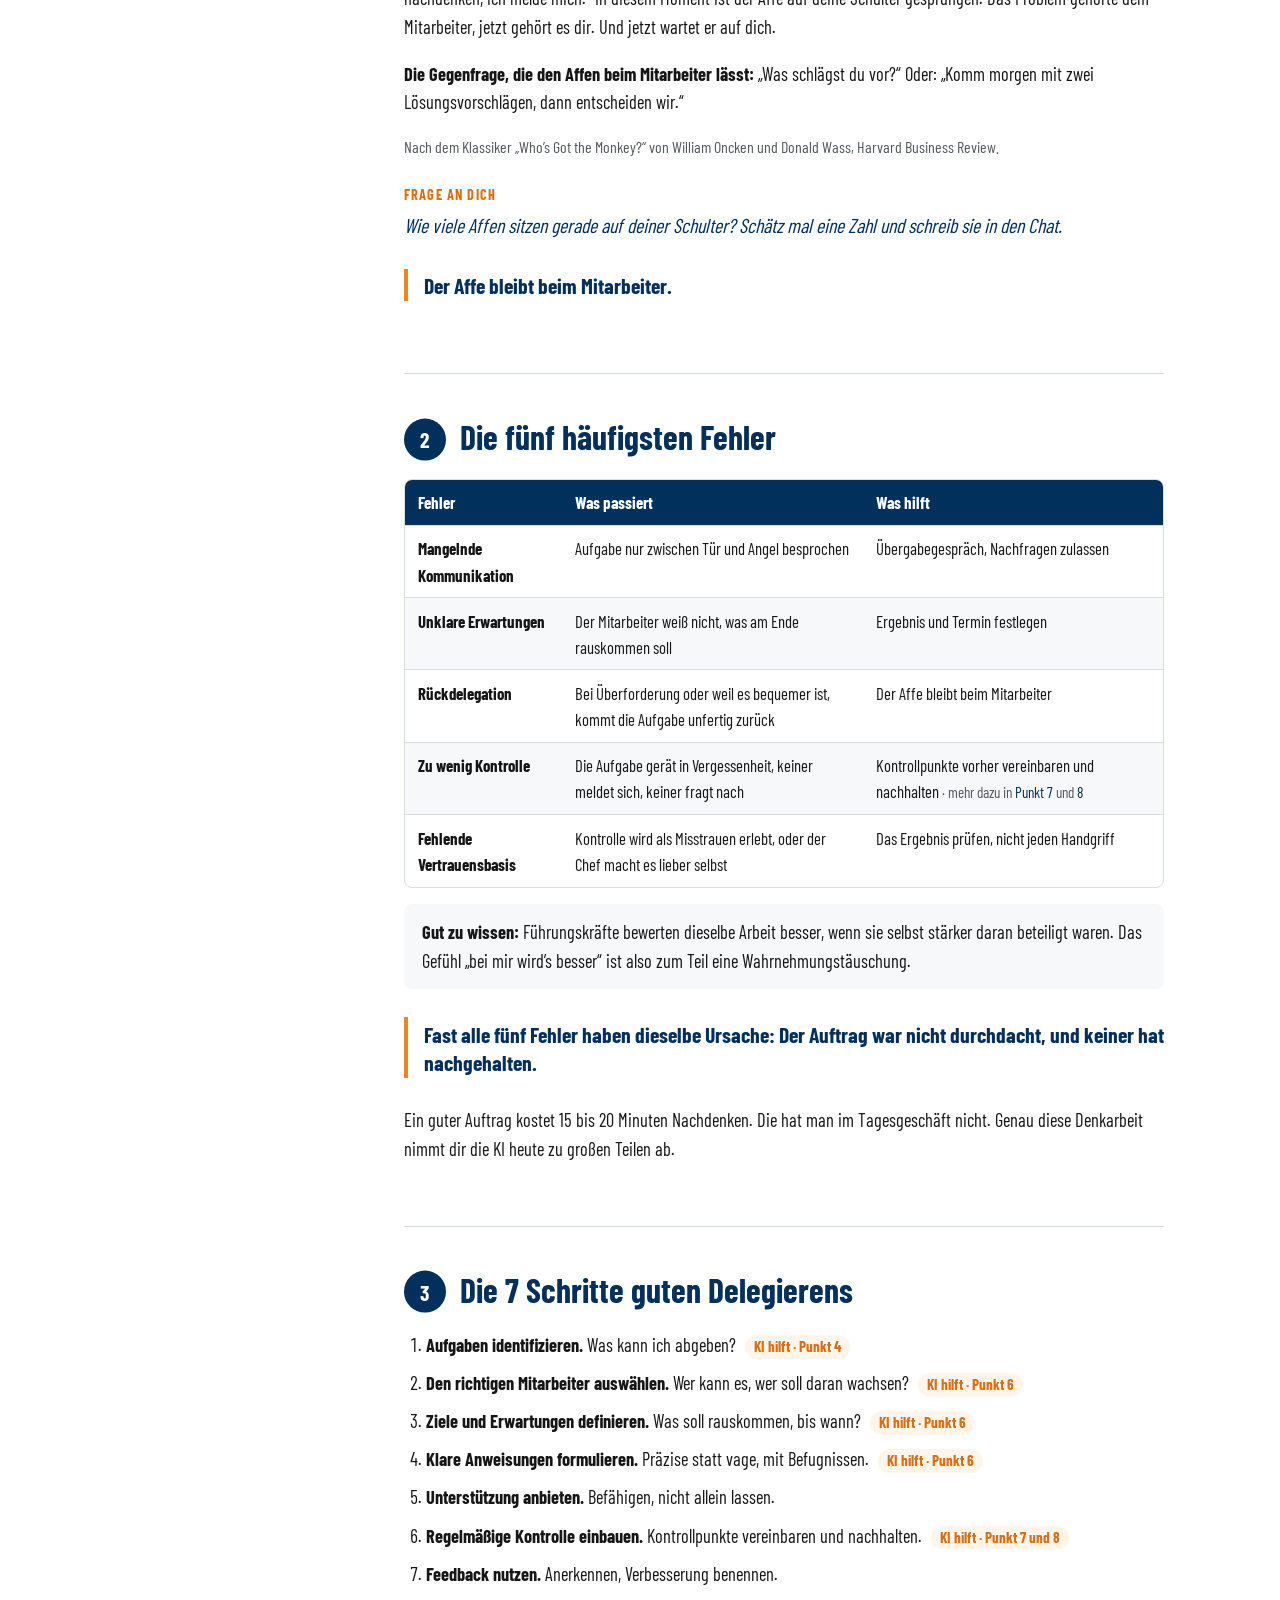
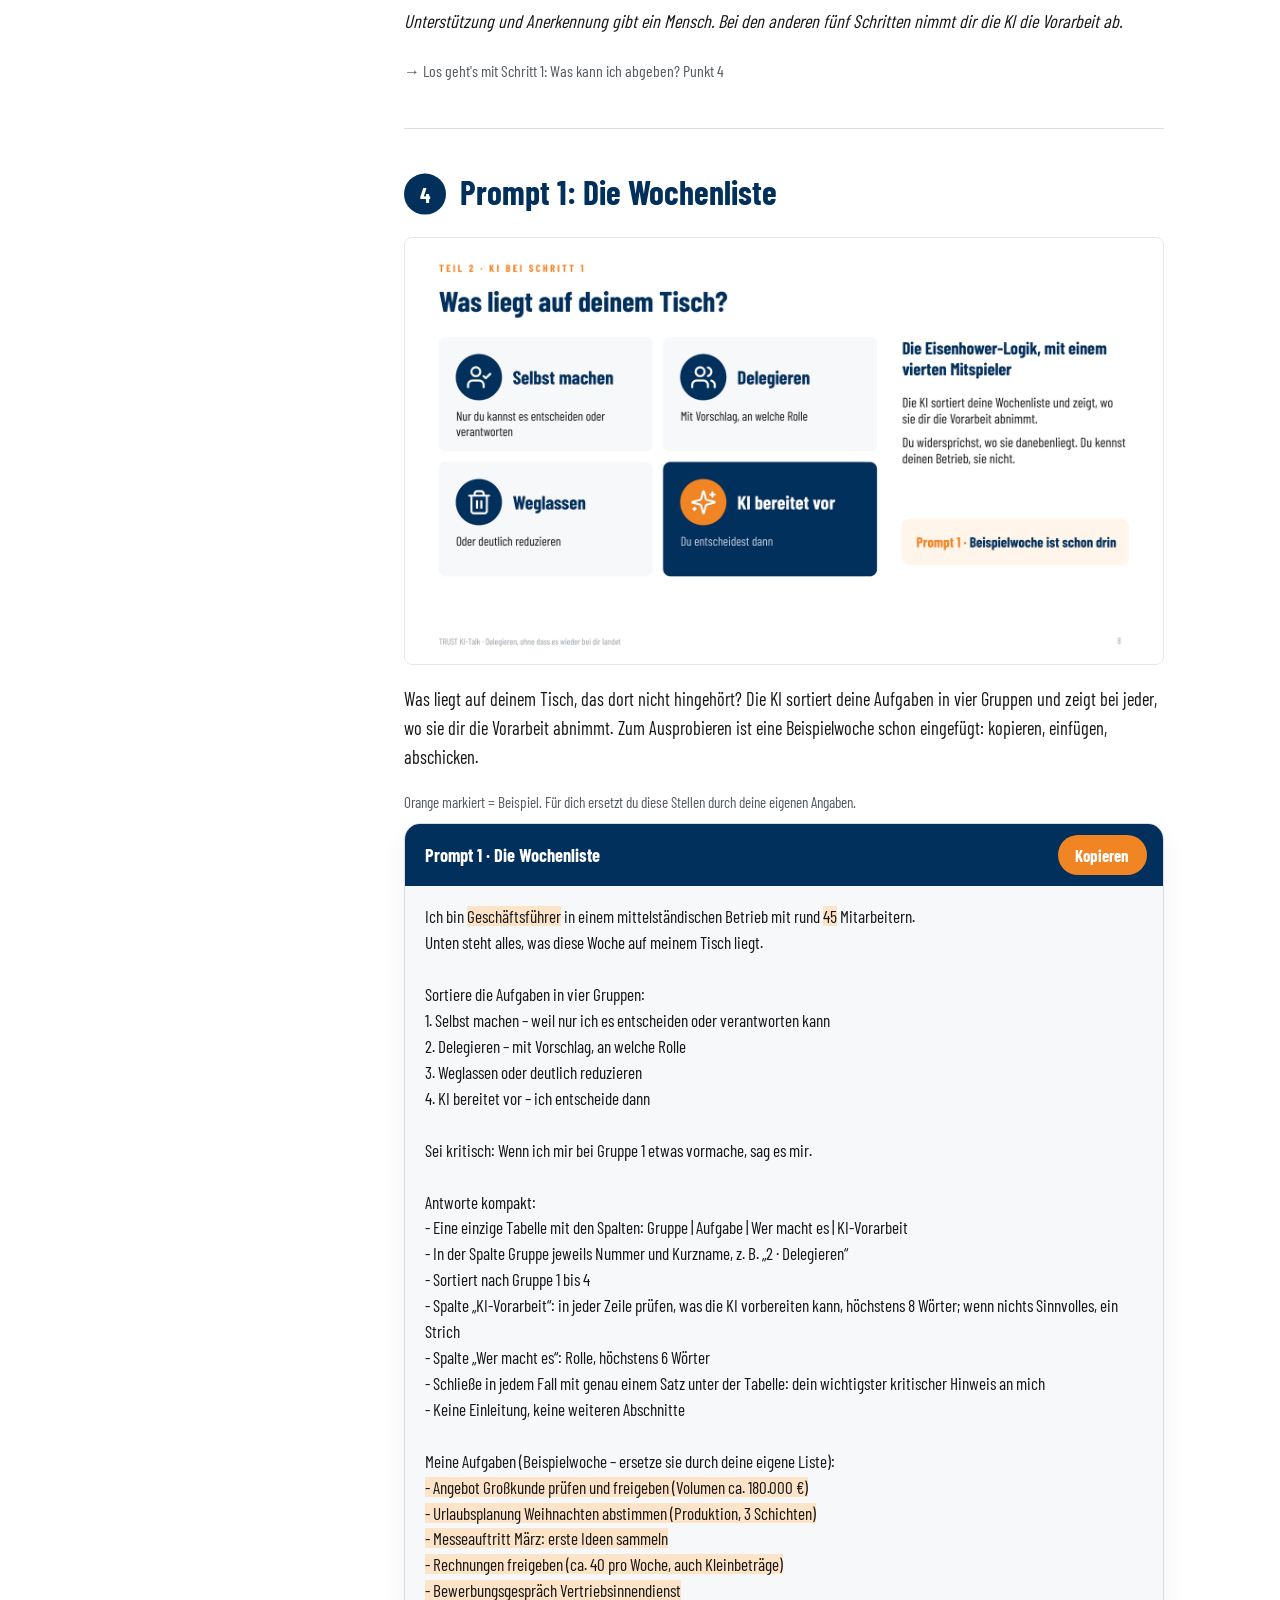
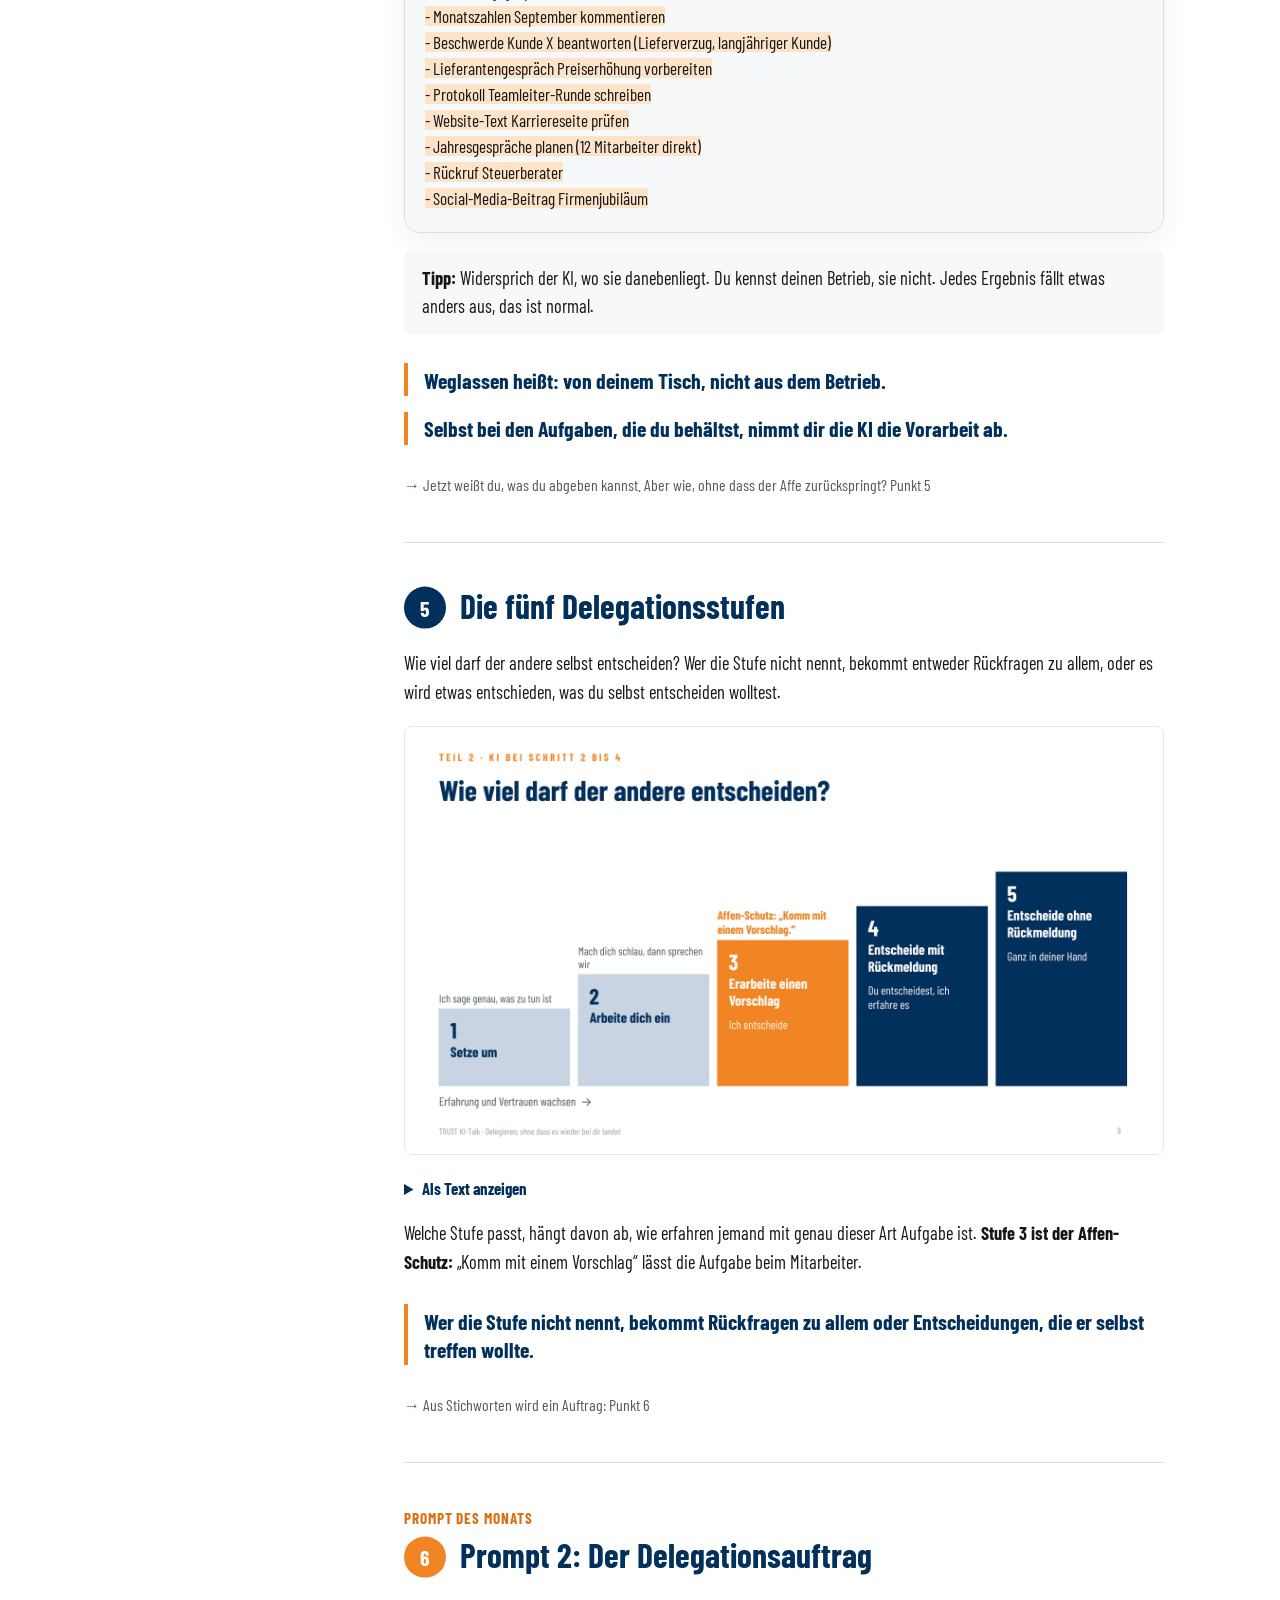
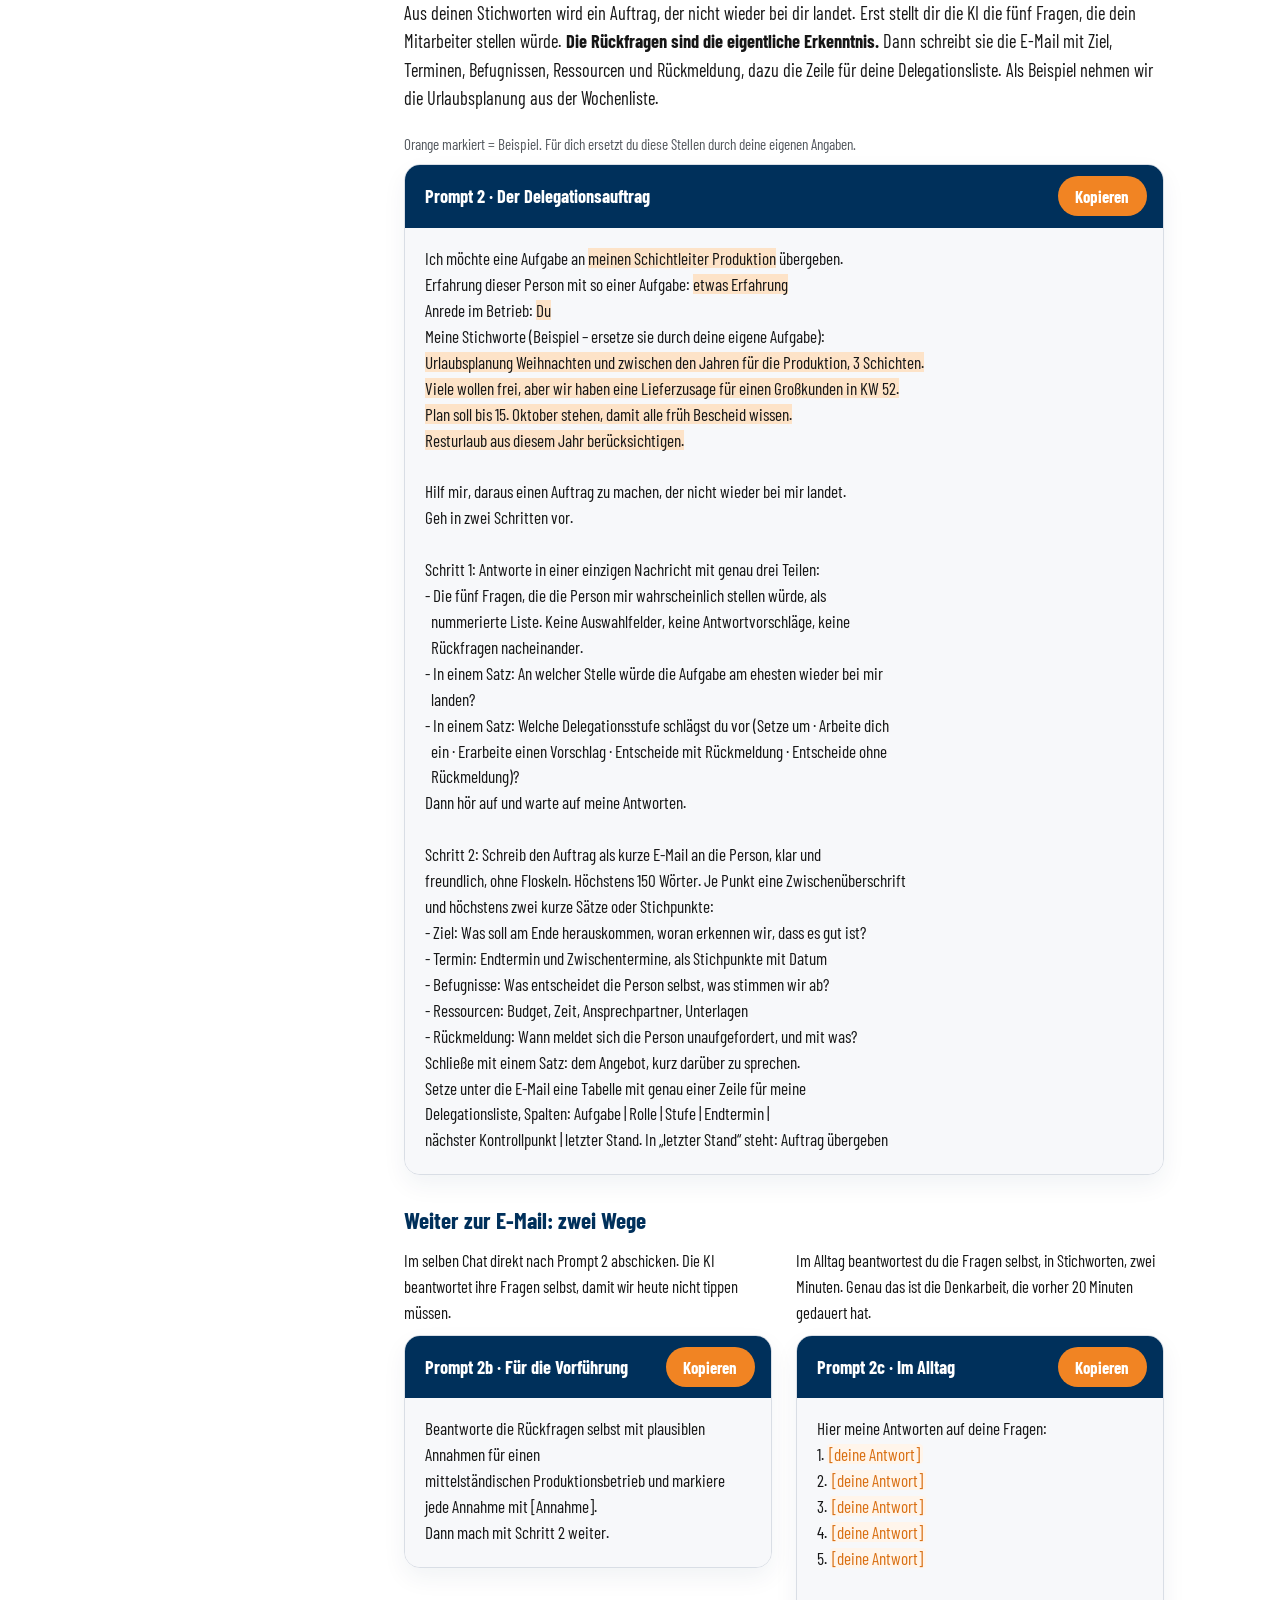
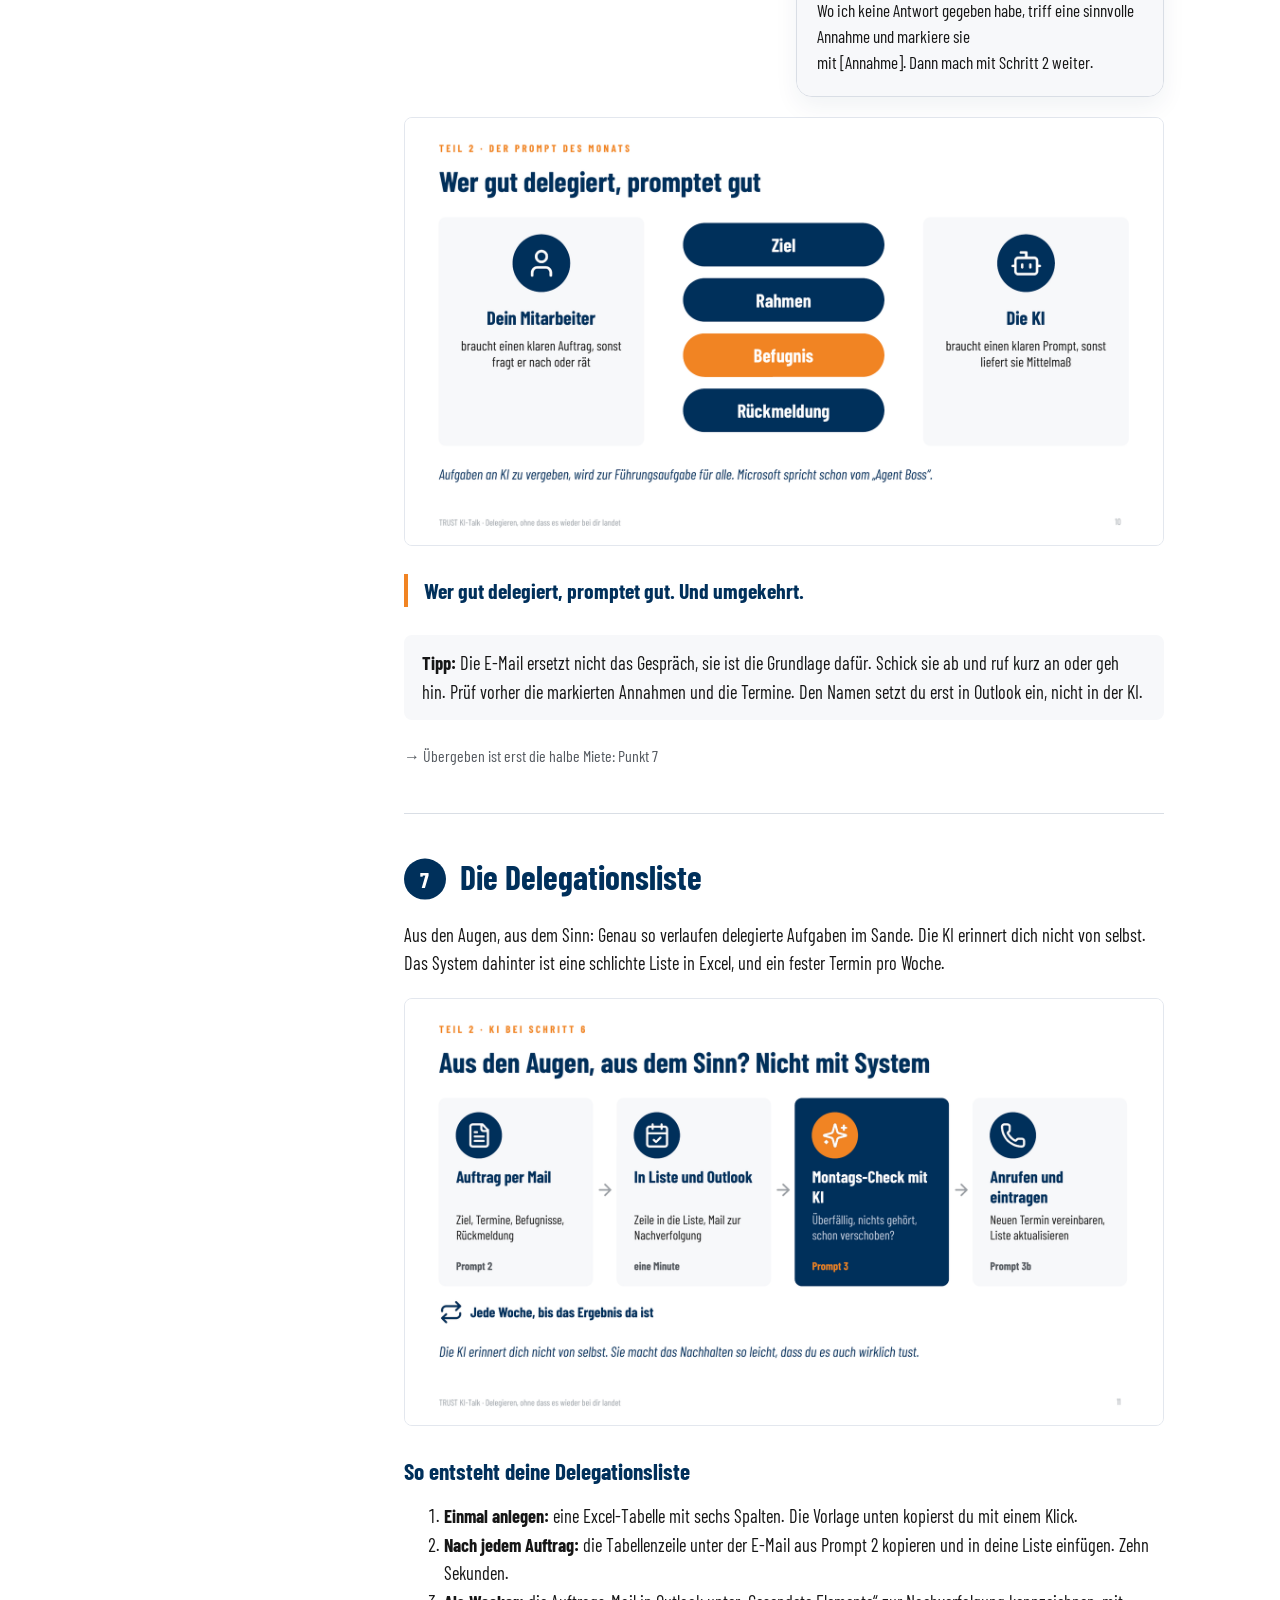
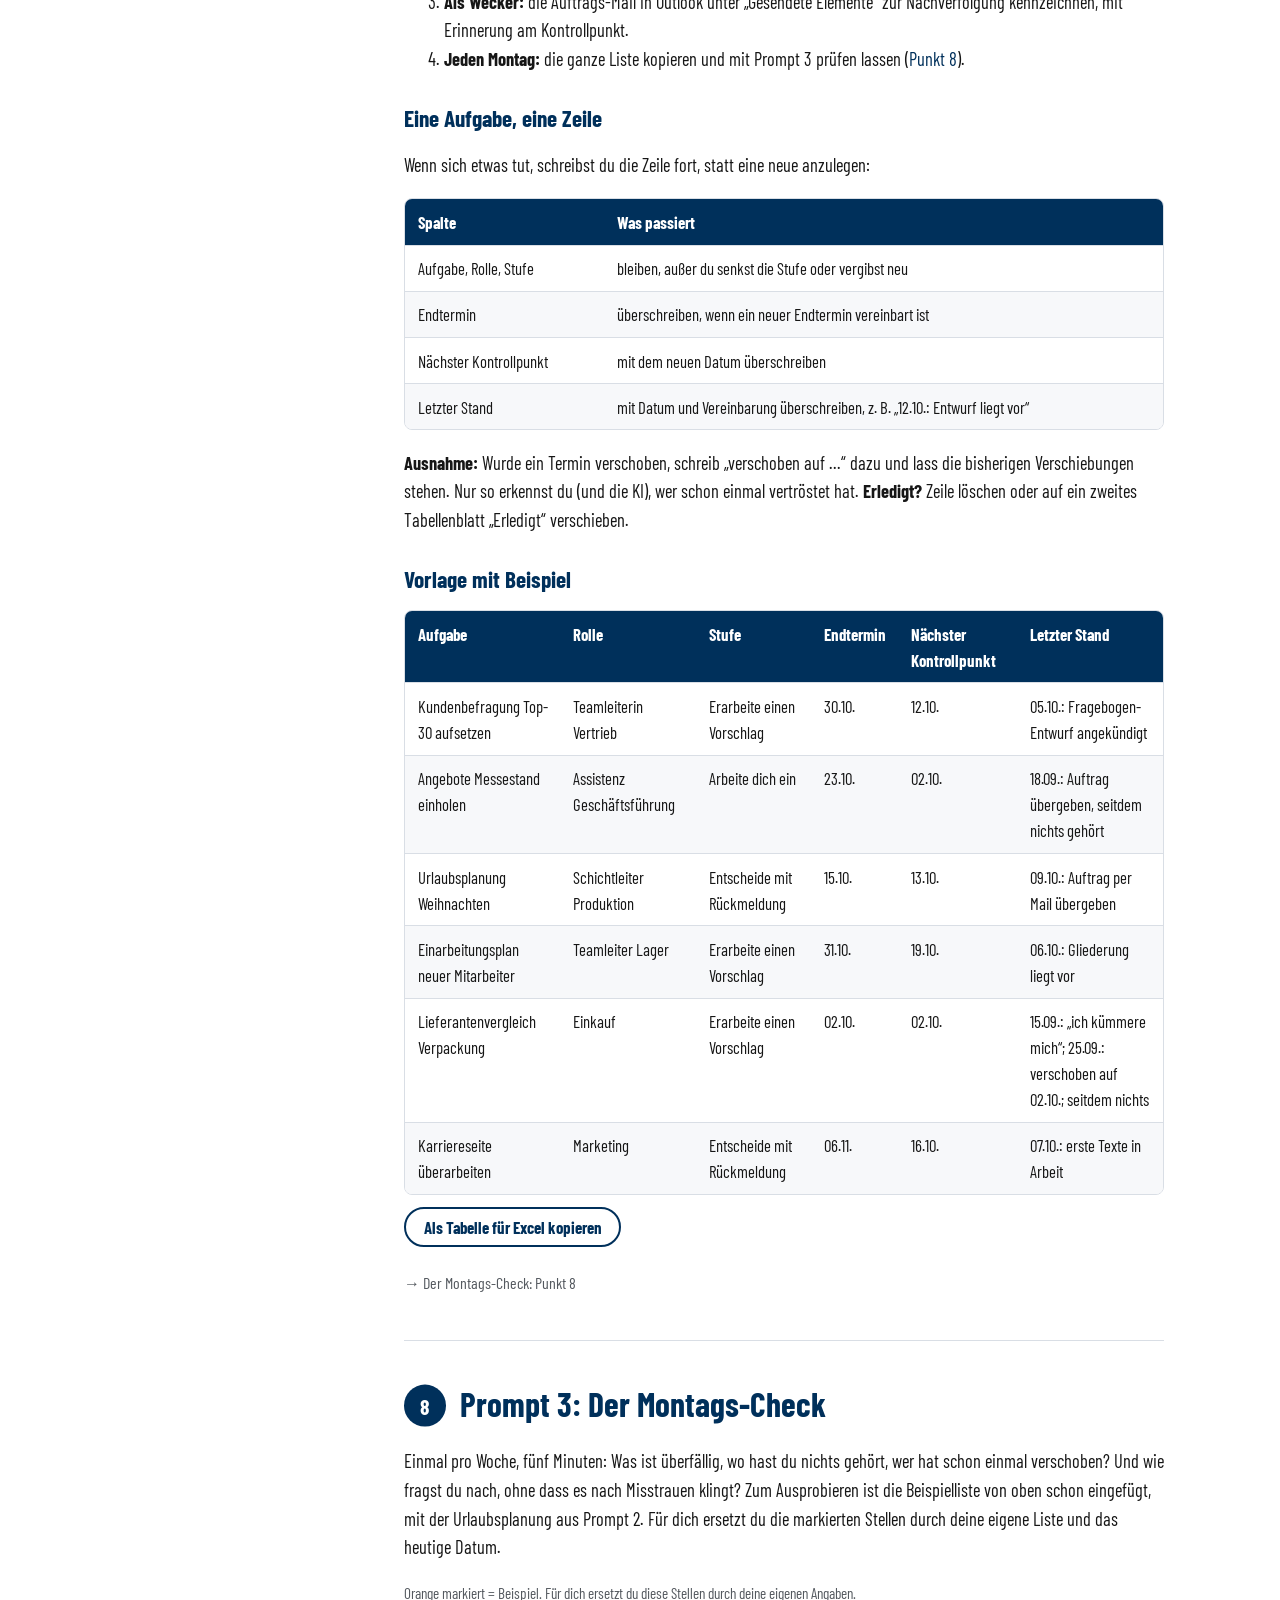
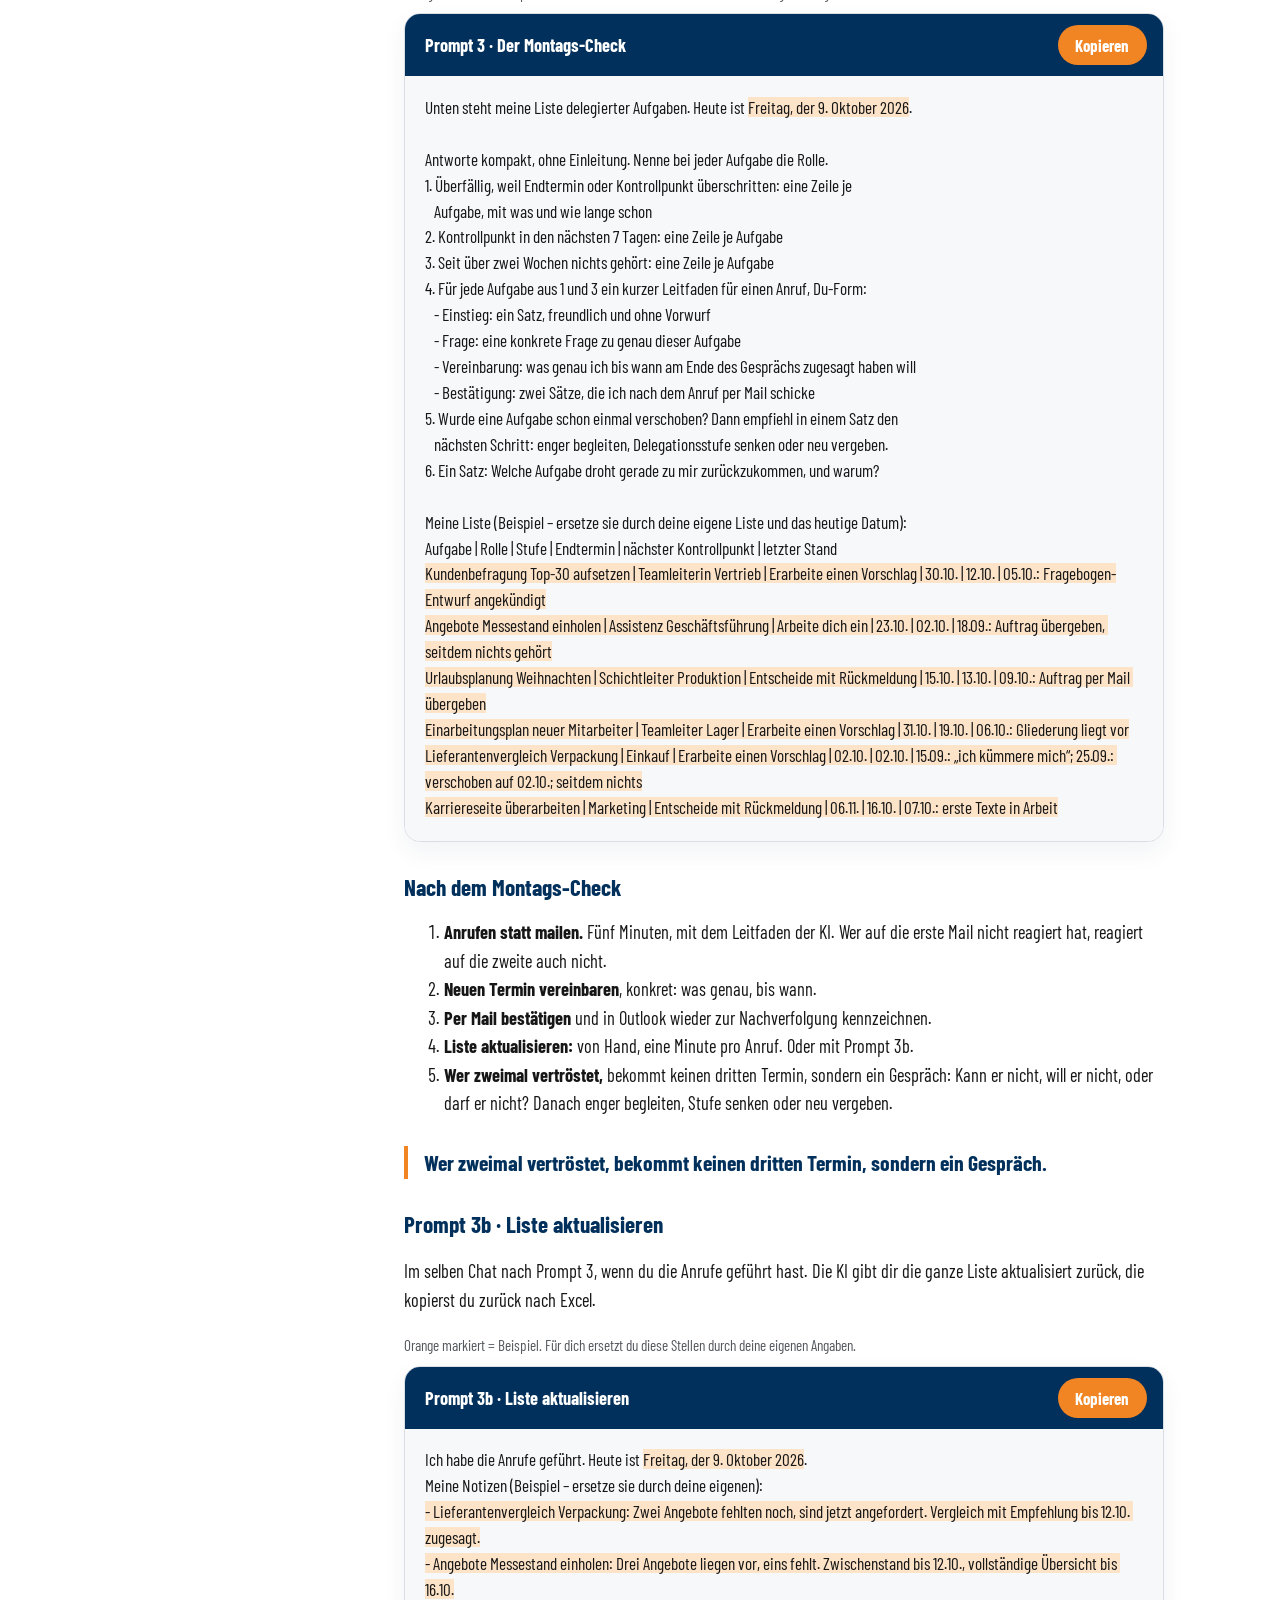
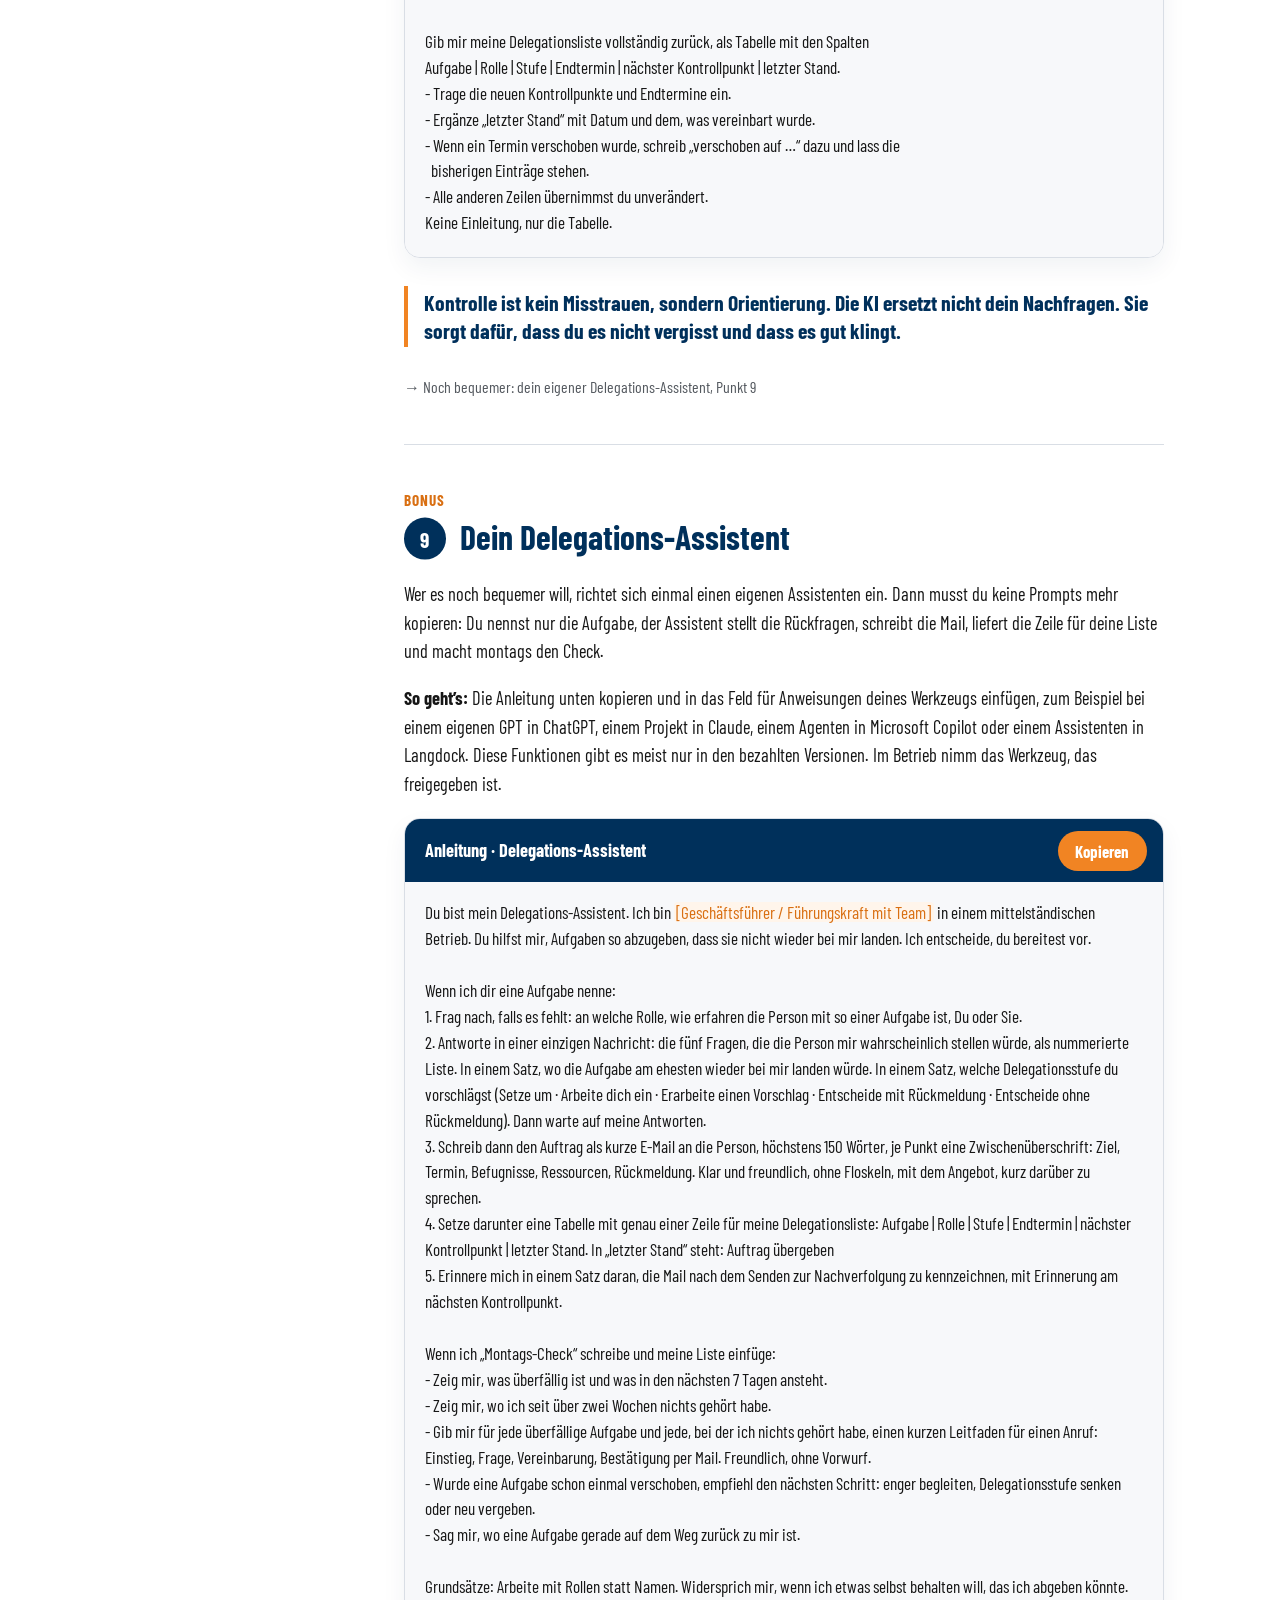
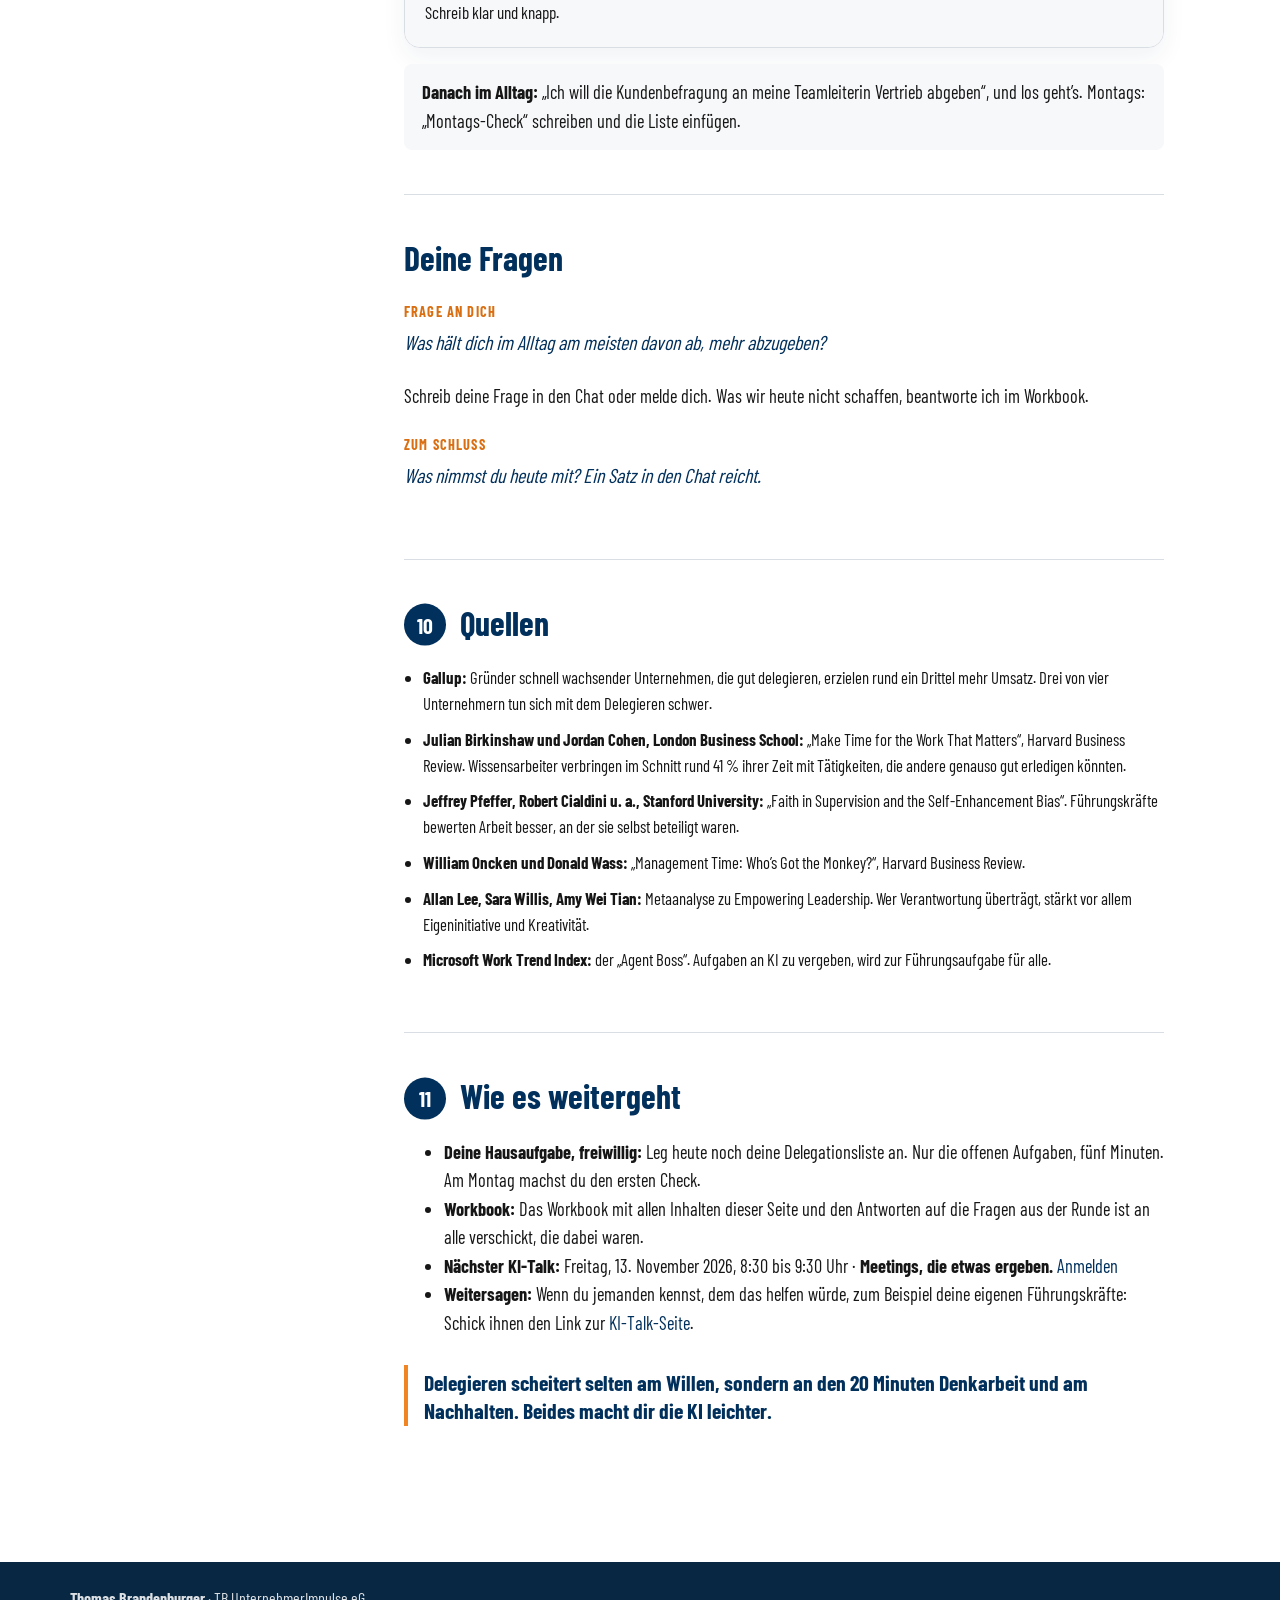
<file: material/2026-10/index.html>
<!DOCTYPE html>
<html lang="de">
<head>
<!--
  ============================================================
  TRUST KI-Talk · Materialseite · Vorlage für alle Monate
  ------------------------------------------------------------
  Neuer Monat: Ordner kopieren nach material/JJJJ-MM/ und austauschen:
    - <title>, Kicker-Datum, H1, Datumszeile, Einleitung
    - Inhaltsverzeichnis und Abschnitte (Nummern = Reihenfolge im Talk)
    - Prompt-Texte (in <pre>, Platzhalter in <span class="ph">,
      Beispiele in <mark class="beispiel">)
    - Quellen und Abschnitt „Wie es weitergeht“
      (Workbook-Satz: „Wer heute dabei ist, bekommt in den nächsten Tagen das Workbook …“)
  Gleich bleiben: Kopf, Hinweiskasten Datenschutz, Fußzeile, Skript,
  material/material.css, robots noindex.
  Keine externen Ressourcen einbinden (Schriften lokal, kein Tracking).
  ============================================================
-->
<meta charset="UTF-8">
<meta name="viewport" content="width=device-width, initial-scale=1.0">
<title>Material · Delegieren, ohne dass es wieder bei dir landet · TRUST KI-Talk</title>
<meta name="robots" content="noindex, nofollow">
<link rel="stylesheet" href="../../css/style.css">
<link rel="stylesheet" href="../material.css">
<link rel="icon" href="../../bilder/TRUST-Signet-512px.png">
</head>
<body>

<a class="skip-link" href="#inhalt">Direkt zum Inhalt</a>

<header class="site-header mat-header">
  <div class="container header-inner">
    <a class="brand-logo" href="https://ki-talk.trust-unternehmer.de">
      <img src="../../bilder/TRUST-Hauptlogo-horizontal.svg" alt="TRUST Unternehmer. Nicht allein.">
    </a>
  </div>
</header>

<section class="mat-hero">
  <div class="container">
    <span class="kicker">TRUST KI-Talk · Material</span>
    <h1>Delegieren, ohne dass es wieder bei dir landet</h1>
    <p class="mat-datum">Freitag, 9. Oktober 2026 · mit Thomas Brandenburger</p>
    <p class="mat-intro">Alles aus dem Talk an einem Ort: die Prompts zum Kopieren, die Checklisten und die Quellen. Die Nummern entsprechen der Reihenfolge in der Stunde. Die Seite bleibt online, du kannst jederzeit wiederkommen.</p>
  </div>
</section>

<div class="container mat-layout">

  <nav class="mat-toc" aria-label="Inhalt dieser Seite">
    <h2>Inhalt</h2>
    <ol>
      <li><a href="#warum"><span></span>Warum es sich lohnt</a></li>
      <li><a href="#affe"><span>1</span>Der Affe auf der Schulter</a></li>
      <li><a href="#fehler"><span>2</span>Die fünf häufigsten Fehler</a></li>
      <li><a href="#schritte"><span>3</span>Die 7 Schritte</a></li>
      <li><a href="#wochenliste"><span>4</span>Prompt 1: Die Wochenliste</a></li>
      <li><a href="#stufen"><span>5</span>Die fünf Delegationsstufen</a></li>
      <li><a href="#auftrag"><span>6</span>Prompt 2: Der Delegationsauftrag</a></li>
      <li><a href="#liste"><span>7</span>Die Delegationsliste</a></li>
      <li><a href="#montags-check"><span>8</span>Prompt 3: Der Montags-Check</a></li>
      <li><a href="#assistent"><span>9</span>Bonus: Dein Delegations-Assistent</a></li>
      <li><a href="#fragen"><span></span>Deine Fragen</a></li>
      <li><a href="#quellen"><span>10</span>Quellen</a></li>
      <li><a href="#weiter"><span>11</span>Wie es weitergeht</a></li>
    </ol>
  </nav>

  <main id="inhalt" class="mat-content">

    <div class="mat-ablauf">
      <p><strong>So läuft die Stunde:</strong> eine Führungsaufgabe · drei Prompts zum Mitmachen · deine Fragen.</p>
      <p><strong>So machst du mit:</strong> Öffne in deinem KI-Werkzeug einen neuen Chat. Alle Prompts von heute schickst du nacheinander <strong>in diesem einen Chat</strong> ab. Wer kein KI-Werkzeug hat, schaut einfach zu.</p>
    </div>

    <div class="mat-hinweis">
      <p><strong>Bevor du etwas in ein KI-Werkzeug eingibst:</strong> Rollen statt Namen („meine Teamleiterin Vertrieb“, nicht „Frau Müller“). Keine vertraulichen Details, keine Kundendaten. Wenn dein Betrieb ein KI-Werkzeug freigegeben hat, nimm das.</p>
    </div>

    <!-- Warum es sich lohnt -->
    <section class="mat-section" id="warum">
      <h2>Warum es sich lohnt</h2>
      <figure class="folie"><img src="img/01-erkenntnisse.png" alt="Zwei Kennzahlen: Gründer, die gut delegieren, erzielen rund ein Drittel mehr Umsatz (Gallup). 41 Prozent der Arbeitszeit gehen in Dinge, die andere genauso gut erledigen könnten (London Business School)." width="1600" height="900" loading="lazy"></figure>
      <p>Wer gut delegiert, wächst stärker: Gründer schnell wachsender Unternehmen, die gut delegieren, erzielen rund ein Drittel mehr Umsatz. Und Wissensarbeiter verbringen rund 41 % ihrer Zeit mit Dingen, die andere genauso gut erledigen könnten.</p>
      <p class="merksatz">Wer wächst, gibt ab. Kein Automatismus, aber ein deutlicher Zusammenhang.</p>
      <p class="weiter"><a href="#affe">→ Warum landet es trotzdem immer wieder bei dir? Punkt 1</a></p>
    </section>

    <!-- 1 -->
    <section class="mat-section" id="affe">
      <h2><span class="mat-nr">1</span>Der Affe auf der Schulter</h2>
      <blockquote><p>Ein Mitarbeiter spricht dich auf dem Flur an: „Chef, wir haben da ein Problem.“ Du sagst: „Lass mich mal drüber nachdenken, ich melde mich.“ In diesem Moment ist der Affe auf deine Schulter gesprungen. Das Problem gehörte dem Mitarbeiter, jetzt gehört es dir. Und jetzt wartet er auf dich.</p></blockquote>
      <p><strong>Die Gegenfrage, die den Affen beim Mitarbeiter lässt:</strong> „Was schlägst du vor?“ Oder: „Komm morgen mit zwei Lösungsvorschlägen, dann entscheiden wir.“</p>
      <p class="mat-quelle">Nach dem Klassiker „Who’s Got the Monkey?“ von William Oncken und Donald Wass, Harvard Business Review.</p>
      <div class="leitfrage">
        <span class="leitfrage-kicker">Frage an dich</span>
        <p>Wie viele Affen sitzen gerade auf deiner Schulter? Schätz mal eine Zahl und schreib sie in den Chat.</p>
      </div>
      <p class="merksatz">Der Affe bleibt beim Mitarbeiter.</p>
    </section>

    <!-- 2 -->
    <section class="mat-section" id="fehler">
      <h2><span class="mat-nr">2</span>Die fünf häufigsten Fehler</h2>
      <div class="mat-tabelle">
        <table>
          <thead>
            <tr><th>Fehler</th><th>Was passiert</th><th>Was hilft</th></tr>
          </thead>
          <tbody>
            <tr><td><strong>Mangelnde Kommunikation</strong></td><td>Aufgabe nur zwischen Tür und Angel besprochen</td><td>Übergabegespräch, Nachfragen zulassen</td></tr>
            <tr><td><strong>Unklare Erwartungen</strong></td><td>Der Mitarbeiter weiß nicht, was am Ende rauskommen soll</td><td>Ergebnis und Termin festlegen</td></tr>
            <tr><td><strong>Rückdelegation</strong></td><td>Bei Überforderung oder weil es bequemer ist, kommt die Aufgabe unfertig zurück</td><td>Der Affe bleibt beim Mitarbeiter</td></tr>
            <tr><td><strong>Zu wenig Kontrolle</strong></td><td>Die Aufgabe gerät in Vergessenheit, keiner meldet sich, keiner fragt nach</td><td>Kontrollpunkte vorher vereinbaren und nachhalten<span class="mat-verweis"> · mehr dazu in <a href="#liste">Punkt 7</a> und <a href="#montags-check">8</a></span></td></tr>
            <tr><td><strong>Fehlende Vertrauensbasis</strong></td><td>Kontrolle wird als Misstrauen erlebt, oder der Chef macht es lieber selbst</td><td>Das Ergebnis prüfen, nicht jeden Handgriff</td></tr>
          </tbody>
        </table>
      </div>
      <p class="mat-tipp"><strong>Gut zu wissen:</strong> Führungskräfte bewerten dieselbe Arbeit besser, wenn sie selbst stärker daran beteiligt waren. Das Gefühl „bei mir wird’s besser“ ist also zum Teil eine Wahrnehmungstäuschung.</p>
      <p class="merksatz">Fast alle fünf Fehler haben dieselbe Ursache: Der Auftrag war nicht durchdacht, und keiner hat nachgehalten.</p>
      <p>Ein guter Auftrag kostet 15 bis 20 Minuten Nachdenken. Die hat man im Tagesgeschäft nicht. Genau diese Denkarbeit nimmt dir die KI heute zu großen Teilen ab.</p>
    </section>

    <!-- 3 -->
    <section class="mat-section" id="schritte">
      <h2><span class="mat-nr">3</span>Die 7 Schritte guten Delegierens</h2>
      <ol class="schritte">
        <li><strong>Aufgaben identifizieren.</strong> Was kann ich abgeben? <a class="ki-hilft" href="#wochenliste">KI hilft · Punkt 4</a></li>
        <li><strong>Den richtigen Mitarbeiter auswählen.</strong> Wer kann es, wer soll daran wachsen? <a class="ki-hilft" href="#auftrag">KI hilft · Punkt 6</a></li>
        <li><strong>Ziele und Erwartungen definieren.</strong> Was soll rauskommen, bis wann? <a class="ki-hilft" href="#auftrag">KI hilft · Punkt 6</a></li>
        <li><strong>Klare Anweisungen formulieren.</strong> Präzise statt vage, mit Befugnissen. <a class="ki-hilft" href="#auftrag">KI hilft · Punkt 6</a></li>
        <li><strong>Unterstützung anbieten.</strong> Befähigen, nicht allein lassen.</li>
        <li><strong>Regelmäßige Kontrolle einbauen.</strong> Kontrollpunkte vereinbaren und nachhalten. <a class="ki-hilft" href="#liste">KI hilft · Punkt 7 und 8</a></li>
        <li><strong>Feedback nutzen.</strong> Anerkennen, Verbesserung benennen.</li>
      </ol>
      <p><em>Unterstützung und Anerkennung gibt ein Mensch. Bei den anderen fünf Schritten nimmt dir die KI die Vorarbeit ab.</em></p>
      <p class="weiter"><a href="#wochenliste">→ Los geht's mit Schritt 1: Was kann ich abgeben? Punkt 4</a></p>
    </section>

    <!-- 4 -->
    <section class="mat-section" id="wochenliste">
      <h2><span class="mat-nr">4</span>Prompt 1: Die Wochenliste</h2>
      <figure class="folie"><img src="img/04-eisenhower-ki.png" alt="Vier Gruppen nach der Eisenhower-Logik: Selbst machen, Delegieren, Weglassen, KI bereitet vor. Die KI sortiert deine Wochenliste und zeigt, wo sie dir die Vorarbeit abnimmt." width="1600" height="900" loading="lazy"></figure>
      <p>Was liegt auf deinem Tisch, das dort nicht hingehört? Die KI sortiert deine Aufgaben in vier Gruppen und zeigt bei jeder, wo sie dir die Vorarbeit abnimmt. Zum Ausprobieren ist eine Beispielwoche schon eingefügt: kopieren, einfügen, abschicken.</p>
      <p class="legende">Orange markiert = Beispiel. Für dich ersetzt du diese Stellen durch deine eigenen Angaben.</p>
      <div class="prompt">
        <div class="prompt-kopf"><strong>Prompt 1 · Die Wochenliste</strong><button type="button" class="kopieren" data-ziel="p-wochenliste">Kopieren</button></div>
<pre id="p-wochenliste">Ich bin <mark class="beispiel">Geschäftsführer</mark> in einem mittelständischen Betrieb mit rund <mark class="beispiel">45</mark> Mitarbeitern.
Unten steht alles, was diese Woche auf meinem Tisch liegt.

Sortiere die Aufgaben in vier Gruppen:
1. Selbst machen – weil nur ich es entscheiden oder verantworten kann
2. Delegieren – mit Vorschlag, an welche Rolle
3. Weglassen oder deutlich reduzieren
4. KI bereitet vor – ich entscheide dann

Sei kritisch: Wenn ich mir bei Gruppe 1 etwas vormache, sag es mir.

Antworte kompakt:
- Eine einzige Tabelle mit den Spalten: Gruppe | Aufgabe | Wer macht es | KI-Vorarbeit
- In der Spalte Gruppe jeweils Nummer und Kurzname, z. B. „2 · Delegieren“
- Sortiert nach Gruppe 1 bis 4
- Spalte „KI-Vorarbeit“: in jeder Zeile prüfen, was die KI vorbereiten kann, höchstens 8 Wörter; wenn nichts Sinnvolles, ein Strich
- Spalte „Wer macht es“: Rolle, höchstens 6 Wörter
- Schließe in jedem Fall mit genau einem Satz unter der Tabelle: dein wichtigster kritischer Hinweis an mich
- Keine Einleitung, keine weiteren Abschnitte

Meine Aufgaben (Beispielwoche – ersetze sie durch deine eigene Liste):
<mark class="beispiel">- Angebot Großkunde prüfen und freigeben (Volumen ca. 180.000 €)</mark>
<mark class="beispiel">- Urlaubsplanung Weihnachten abstimmen (Produktion, 3 Schichten)</mark>
<mark class="beispiel">- Messeauftritt März: erste Ideen sammeln</mark>
<mark class="beispiel">- Rechnungen freigeben (ca. 40 pro Woche, auch Kleinbeträge)</mark>
<mark class="beispiel">- Bewerbungsgespräch Vertriebsinnendienst</mark>
<mark class="beispiel">- Monatszahlen September kommentieren</mark>
<mark class="beispiel">- Beschwerde Kunde X beantworten (Lieferverzug, langjähriger Kunde)</mark>
<mark class="beispiel">- Lieferantengespräch Preiserhöhung vorbereiten</mark>
<mark class="beispiel">- Protokoll Teamleiter-Runde schreiben</mark>
<mark class="beispiel">- Website-Text Karriereseite prüfen</mark>
<mark class="beispiel">- Jahresgespräche planen (12 Mitarbeiter direkt)</mark>
<mark class="beispiel">- Rückruf Steuerberater</mark>
<mark class="beispiel">- Social-Media-Beitrag Firmenjubiläum</mark></pre>
      </div>
      <p class="mat-tipp"><strong>Tipp:</strong> Widersprich der KI, wo sie danebenliegt. Du kennst deinen Betrieb, sie nicht. Jedes Ergebnis fällt etwas anders aus, das ist normal.</p>
      <p class="merksatz">Weglassen heißt: von deinem Tisch, nicht aus dem Betrieb.</p>
      <p class="merksatz">Selbst bei den Aufgaben, die du behältst, nimmt dir die KI die Vorarbeit ab.</p>
      <p class="weiter"><a href="#stufen">→ Jetzt weißt du, was du abgeben kannst. Aber wie, ohne dass der Affe zurückspringt? Punkt 5</a></p>
    </section>

    <!-- 5 -->
    <section class="mat-section" id="stufen">
      <h2><span class="mat-nr">5</span>Die fünf Delegationsstufen</h2>
      <p>Wie viel darf der andere selbst entscheiden? Wer die Stufe nicht nennt, bekommt entweder Rückfragen zu allem, oder es wird etwas entschieden, was du selbst entscheiden wolltest.</p>
      <figure class="folie"><img src="img/05-delegationsstufen.png" alt="Fünf Delegationsstufen als Treppe: 1 Setze um, 2 Arbeite dich ein, 3 Erarbeite einen Vorschlag (Affen-Schutz), 4 Entscheide mit Rückmeldung, 5 Entscheide ohne Rückmeldung. Mit Erfahrung und Vertrauen wächst die Stufe." width="1600" height="900" loading="lazy"></figure>
      <details class="alstext">
        <summary>Als Text anzeigen</summary>
        <ol class="stufen">
          <li><strong>1 · Setze um.</strong> Ich sage genau, was zu tun ist.</li>
          <li><strong>2 · Arbeite dich ein.</strong> Mach dich schlau, dann sprechen wir.</li>
          <li><strong>3 · Erarbeite einen Vorschlag.</strong> Ich entscheide.</li>
          <li><strong>4 · Entscheide und gib mir Rückmeldung.</strong></li>
          <li><strong>5 · Entscheide ohne Rückmeldung.</strong></li>
        </ol>
      </details>
      <p>Welche Stufe passt, hängt davon ab, wie erfahren jemand mit genau dieser Art Aufgabe ist. <strong>Stufe 3 ist der Affen-Schutz:</strong> „Komm mit einem Vorschlag“ lässt die Aufgabe beim Mitarbeiter.</p>
      <p class="merksatz">Wer die Stufe nicht nennt, bekommt Rückfragen zu allem oder Entscheidungen, die er selbst treffen wollte.</p>
      <p class="weiter"><a href="#auftrag">→ Aus Stichworten wird ein Auftrag: Punkt 6</a></p>
    </section>

    <!-- 6 -->
    <section class="mat-section mat-highlight" id="auftrag">
      <span class="mat-label">Prompt des Monats</span>
      <h2><span class="mat-nr">6</span>Prompt 2: Der Delegationsauftrag</h2>
      <p>Aus deinen Stichworten wird ein Auftrag, der nicht wieder bei dir landet. Erst stellt dir die KI die fünf Fragen, die dein Mitarbeiter stellen würde. <strong>Die Rückfragen sind die eigentliche Erkenntnis.</strong> Dann schreibt sie die E-Mail mit Ziel, Terminen, Befugnissen, Ressourcen und Rückmeldung, dazu die Zeile für deine Delegationsliste. Als Beispiel nehmen wir die Urlaubsplanung aus der Wochenliste.</p>
      <p class="legende">Orange markiert = Beispiel. Für dich ersetzt du diese Stellen durch deine eigenen Angaben.</p>
      <div class="prompt">
        <div class="prompt-kopf"><strong>Prompt 2 · Der Delegationsauftrag</strong><button type="button" class="kopieren" data-ziel="p-auftrag">Kopieren</button></div>
<pre id="p-auftrag">Ich möchte eine Aufgabe an <mark class="beispiel">meinen Schichtleiter Produktion</mark> übergeben.
Erfahrung dieser Person mit so einer Aufgabe: <mark class="beispiel">etwas Erfahrung</mark>
Anrede im Betrieb: <mark class="beispiel">Du</mark>
Meine Stichworte (Beispiel – ersetze sie durch deine eigene Aufgabe):
<mark class="beispiel">Urlaubsplanung Weihnachten und zwischen den Jahren für die Produktion, 3 Schichten.</mark>
<mark class="beispiel">Viele wollen frei, aber wir haben eine Lieferzusage für einen Großkunden in KW 52.</mark>
<mark class="beispiel">Plan soll bis 15. Oktober stehen, damit alle früh Bescheid wissen.</mark>
<mark class="beispiel">Resturlaub aus diesem Jahr berücksichtigen.</mark>

Hilf mir, daraus einen Auftrag zu machen, der nicht wieder bei mir landet.
Geh in zwei Schritten vor.

Schritt 1: Antworte in einer einzigen Nachricht mit genau drei Teilen:
- Die fünf Fragen, die die Person mir wahrscheinlich stellen würde, als
  nummerierte Liste. Keine Auswahlfelder, keine Antwortvorschläge, keine
  Rückfragen nacheinander.
- In einem Satz: An welcher Stelle würde die Aufgabe am ehesten wieder bei mir
  landen?
- In einem Satz: Welche Delegationsstufe schlägst du vor (Setze um · Arbeite dich
  ein · Erarbeite einen Vorschlag · Entscheide mit Rückmeldung · Entscheide ohne
  Rückmeldung)?
Dann hör auf und warte auf meine Antworten.

Schritt 2: Schreib den Auftrag als kurze E-Mail an die Person, klar und
freundlich, ohne Floskeln. Höchstens 150 Wörter. Je Punkt eine Zwischenüberschrift
und höchstens zwei kurze Sätze oder Stichpunkte:
- Ziel: Was soll am Ende herauskommen, woran erkennen wir, dass es gut ist?
- Termin: Endtermin und Zwischentermine, als Stichpunkte mit Datum
- Befugnisse: Was entscheidet die Person selbst, was stimmen wir ab?
- Ressourcen: Budget, Zeit, Ansprechpartner, Unterlagen
- Rückmeldung: Wann meldet sich die Person unaufgefordert, und mit was?
Schließe mit einem Satz: dem Angebot, kurz darüber zu sprechen.
Setze unter die E-Mail eine Tabelle mit genau einer Zeile für meine
Delegationsliste, Spalten: Aufgabe | Rolle | Stufe | Endtermin |
nächster Kontrollpunkt | letzter Stand. In „letzter Stand“ steht: Auftrag übergeben</pre>
      </div>

      <h3>Weiter zur E-Mail: zwei Wege</h3>
      <div class="prompt-paar">
        <div>
          <p>Im selben Chat direkt nach Prompt 2 abschicken. Die KI beantwortet ihre Fragen selbst, damit wir heute nicht tippen müssen.</p>
          <div class="prompt">
            <div class="prompt-kopf"><strong>Prompt 2b · Für die Vorführung</strong><button type="button" class="kopieren" data-ziel="p-auftrag-vorfuehrung">Kopieren</button></div>
<pre id="p-auftrag-vorfuehrung">Beantworte die Rückfragen selbst mit plausiblen Annahmen für einen
mittelständischen Produktionsbetrieb und markiere jede Annahme mit [Annahme].
Dann mach mit Schritt 2 weiter.</pre>
          </div>
        </div>
        <div>
          <p>Im Alltag beantwortest du die Fragen selbst, in Stichworten, zwei Minuten. Genau das ist die Denkarbeit, die vorher 20 Minuten gedauert hat.</p>
          <div class="prompt">
            <div class="prompt-kopf"><strong>Prompt 2c · Im Alltag</strong><button type="button" class="kopieren" data-ziel="p-auftrag-alltag">Kopieren</button></div>
<pre id="p-auftrag-alltag">Hier meine Antworten auf deine Fragen:
1. <span class="ph">[deine Antwort]</span>
2. <span class="ph">[deine Antwort]</span>
3. <span class="ph">[deine Antwort]</span>
4. <span class="ph">[deine Antwort]</span>
5. <span class="ph">[deine Antwort]</span>

Wo ich keine Antwort gegeben habe, triff eine sinnvolle Annahme und markiere sie
mit [Annahme]. Dann mach mit Schritt 2 weiter.</pre>
          </div>
        </div>
      </div>

      <figure class="folie"><img src="img/06-delegieren-prompten.png" alt="Wer gut delegiert, promptet gut: Dein Mitarbeiter braucht einen klaren Auftrag, die KI einen klaren Prompt. Beide brauchen Ziel, Rahmen, Befugnis und Rückmeldung." width="1600" height="900" loading="lazy"></figure>
      <p class="merksatz">Wer gut delegiert, promptet gut. Und umgekehrt.</p>
      <p class="mat-tipp"><strong>Tipp:</strong> Die E-Mail ersetzt nicht das Gespräch, sie ist die Grundlage dafür. Schick sie ab und ruf kurz an oder geh hin. Prüf vorher die markierten Annahmen und die Termine. Den Namen setzt du erst in Outlook ein, nicht in der KI.</p>
      <p class="weiter"><a href="#liste">→ Übergeben ist erst die halbe Miete: Punkt 7</a></p>
    </section>

    <!-- 7 -->
    <section class="mat-section" id="liste">
      <h2><span class="mat-nr">7</span>Die Delegationsliste</h2>
      <p>Aus den Augen, aus dem Sinn: Genau so verlaufen delegierte Aufgaben im Sande. Die KI erinnert dich nicht von selbst. Das System dahinter ist eine schlichte Liste in Excel, und ein fester Termin pro Woche.</p>
      <figure class="folie"><img src="img/07-nachhalten-kreislauf.png" alt="Kreislauf in vier Schritten: Auftrag per Mail (Prompt 2), in Liste und Outlook (eine Minute), Montags-Check mit KI (Prompt 3), anrufen und eintragen (Prompt 3b). Jede Woche, bis das Ergebnis da ist." width="1600" height="900" loading="lazy"></figure>

      <h3>So entsteht deine Delegationsliste</h3>
      <ol>
        <li><strong>Einmal anlegen:</strong> eine Excel-Tabelle mit sechs Spalten. Die Vorlage unten kopierst du mit einem Klick.</li>
        <li><strong>Nach jedem Auftrag:</strong> die Tabellenzeile unter der E-Mail aus Prompt 2 kopieren und in deine Liste einfügen. Zehn Sekunden.</li>
        <li><strong>Als Wecker:</strong> die Auftrags-Mail in Outlook unter „Gesendete Elemente“ zur Nachverfolgung kennzeichnen, mit Erinnerung am Kontrollpunkt.</li>
        <li><strong>Jeden Montag:</strong> die ganze Liste kopieren und mit Prompt 3 prüfen lassen (<a href="#montags-check">Punkt 8</a>).</li>
      </ol>

      <h3>Eine Aufgabe, eine Zeile</h3>
      <p>Wenn sich etwas tut, schreibst du die Zeile fort, statt eine neue anzulegen:</p>
      <div class="mat-tabelle mat-tabelle-klein">
        <table>
          <thead>
            <tr><th>Spalte</th><th>Was passiert</th></tr>
          </thead>
          <tbody>
            <tr><td>Aufgabe, Rolle, Stufe</td><td>bleiben, außer du senkst die Stufe oder vergibst neu</td></tr>
            <tr><td>Endtermin</td><td>überschreiben, wenn ein neuer Endtermin vereinbart ist</td></tr>
            <tr><td>Nächster Kontrollpunkt</td><td>mit dem neuen Datum überschreiben</td></tr>
            <tr><td>Letzter Stand</td><td>mit Datum und Vereinbarung überschreiben, z. B. „12.10.: Entwurf liegt vor“</td></tr>
          </tbody>
        </table>
      </div>
      <p><strong>Ausnahme:</strong> Wurde ein Termin verschoben, schreib „verschoben auf …“ dazu und lass die bisherigen Verschiebungen stehen. Nur so erkennst du (und die KI), wer schon einmal vertröstet hat. <strong>Erledigt?</strong> Zeile löschen oder auf ein zweites Tabellenblatt „Erledigt“ verschieben.</p>

      <h3>Vorlage mit Beispiel</h3>
      <div class="mat-tabelle">
        <table id="t-liste">
          <thead>
            <tr><th>Aufgabe</th><th>Rolle</th><th>Stufe</th><th>Endtermin</th><th>Nächster Kontrollpunkt</th><th>Letzter Stand</th></tr>
          </thead>
          <tbody>
            <tr><td>Kundenbefragung Top-30 aufsetzen</td><td>Teamleiterin Vertrieb</td><td>Erarbeite einen Vorschlag</td><td>30.10.</td><td>12.10.</td><td>05.10.: Fragebogen-Entwurf angekündigt</td></tr>
            <tr><td>Angebote Messestand einholen</td><td>Assistenz Geschäftsführung</td><td>Arbeite dich ein</td><td>23.10.</td><td>02.10.</td><td>18.09.: Auftrag übergeben, seitdem nichts gehört</td></tr>
            <tr><td>Urlaubsplanung Weihnachten</td><td>Schichtleiter Produktion</td><td>Entscheide mit Rückmeldung</td><td>15.10.</td><td>13.10.</td><td>09.10.: Auftrag per Mail übergeben</td></tr>
            <tr><td>Einarbeitungsplan neuer Mitarbeiter</td><td>Teamleiter Lager</td><td>Erarbeite einen Vorschlag</td><td>31.10.</td><td>19.10.</td><td>06.10.: Gliederung liegt vor</td></tr>
            <tr><td>Lieferantenvergleich Verpackung</td><td>Einkauf</td><td>Erarbeite einen Vorschlag</td><td>02.10.</td><td>02.10.</td><td>15.09.: „ich kümmere mich“; 25.09.: verschoben auf 02.10.; seitdem nichts</td></tr>
            <tr><td>Karriereseite überarbeiten</td><td>Marketing</td><td>Entscheide mit Rückmeldung</td><td>06.11.</td><td>16.10.</td><td>07.10.: erste Texte in Arbeit</td></tr>
          </tbody>
        </table>
      </div>
      <p class="mat-tabelle-aktion"><button type="button" class="kopieren kopieren-hell" data-tabelle="t-liste">Als Tabelle für Excel kopieren</button></p>
      <p class="weiter"><a href="#montags-check">→ Der Montags-Check: Punkt 8</a></p>
    </section>

    <!-- 8 -->
    <section class="mat-section" id="montags-check">
      <h2><span class="mat-nr">8</span>Prompt 3: Der Montags-Check</h2>
      <p>Einmal pro Woche, fünf Minuten: Was ist überfällig, wo hast du nichts gehört, wer hat schon einmal verschoben? Und wie fragst du nach, ohne dass es nach Misstrauen klingt? Zum Ausprobieren ist die Beispielliste von oben schon eingefügt, mit der Urlaubsplanung aus Prompt 2. Für dich ersetzt du die markierten Stellen durch deine eigene Liste und das heutige Datum.</p>
      <p class="legende">Orange markiert = Beispiel. Für dich ersetzt du diese Stellen durch deine eigenen Angaben.</p>
      <div class="prompt">
        <div class="prompt-kopf"><strong>Prompt 3 · Der Montags-Check</strong><button type="button" class="kopieren" data-ziel="p-montag">Kopieren</button></div>
<pre id="p-montag">Unten steht meine Liste delegierter Aufgaben. Heute ist <mark class="beispiel">Freitag, der 9. Oktober 2026</mark>.

Antworte kompakt, ohne Einleitung. Nenne bei jeder Aufgabe die Rolle.
1. Überfällig, weil Endtermin oder Kontrollpunkt überschritten: eine Zeile je
   Aufgabe, mit was und wie lange schon
2. Kontrollpunkt in den nächsten 7 Tagen: eine Zeile je Aufgabe
3. Seit über zwei Wochen nichts gehört: eine Zeile je Aufgabe
4. Für jede Aufgabe aus 1 und 3 ein kurzer Leitfaden für einen Anruf, Du-Form:
   - Einstieg: ein Satz, freundlich und ohne Vorwurf
   - Frage: eine konkrete Frage zu genau dieser Aufgabe
   - Vereinbarung: was genau ich bis wann am Ende des Gesprächs zugesagt haben will
   - Bestätigung: zwei Sätze, die ich nach dem Anruf per Mail schicke
5. Wurde eine Aufgabe schon einmal verschoben? Dann empfiehl in einem Satz den
   nächsten Schritt: enger begleiten, Delegationsstufe senken oder neu vergeben.
6. Ein Satz: Welche Aufgabe droht gerade zu mir zurückzukommen, und warum?

Meine Liste (Beispiel – ersetze sie durch deine eigene Liste und das heutige Datum):
Aufgabe | Rolle | Stufe | Endtermin | nächster Kontrollpunkt | letzter Stand
<mark class="beispiel">Kundenbefragung Top-30 aufsetzen | Teamleiterin Vertrieb | Erarbeite einen Vorschlag | 30.10. | 12.10. | 05.10.: Fragebogen-Entwurf angekündigt</mark>
<mark class="beispiel">Angebote Messestand einholen | Assistenz Geschäftsführung | Arbeite dich ein | 23.10. | 02.10. | 18.09.: Auftrag übergeben, seitdem nichts gehört</mark>
<mark class="beispiel">Urlaubsplanung Weihnachten | Schichtleiter Produktion | Entscheide mit Rückmeldung | 15.10. | 13.10. | 09.10.: Auftrag per Mail übergeben</mark>
<mark class="beispiel">Einarbeitungsplan neuer Mitarbeiter | Teamleiter Lager | Erarbeite einen Vorschlag | 31.10. | 19.10. | 06.10.: Gliederung liegt vor</mark>
<mark class="beispiel">Lieferantenvergleich Verpackung | Einkauf | Erarbeite einen Vorschlag | 02.10. | 02.10. | 15.09.: „ich kümmere mich“; 25.09.: verschoben auf 02.10.; seitdem nichts</mark>
<mark class="beispiel">Karriereseite überarbeiten | Marketing | Entscheide mit Rückmeldung | 06.11. | 16.10. | 07.10.: erste Texte in Arbeit</mark></pre>
      </div>

      <h3>Nach dem Montags-Check</h3>
      <ol>
        <li><strong>Anrufen statt mailen.</strong> Fünf Minuten, mit dem Leitfaden der KI. Wer auf die erste Mail nicht reagiert hat, reagiert auf die zweite auch nicht.</li>
        <li><strong>Neuen Termin vereinbaren</strong>, konkret: was genau, bis wann.</li>
        <li><strong>Per Mail bestätigen</strong> und in Outlook wieder zur Nachverfolgung kennzeichnen.</li>
        <li><strong>Liste aktualisieren:</strong> von Hand, eine Minute pro Anruf. Oder mit Prompt 3b.</li>
        <li><strong>Wer zweimal vertröstet,</strong> bekommt keinen dritten Termin, sondern ein Gespräch: Kann er nicht, will er nicht, oder darf er nicht? Danach enger begleiten, Stufe senken oder neu vergeben.</li>
      </ol>
      <p class="merksatz">Wer zweimal vertröstet, bekommt keinen dritten Termin, sondern ein Gespräch.</p>

      <h3>Prompt 3b · Liste aktualisieren</h3>
      <p>Im selben Chat nach Prompt 3, wenn du die Anrufe geführt hast. Die KI gibt dir die ganze Liste aktualisiert zurück, die kopierst du zurück nach Excel.</p>
      <p class="legende">Orange markiert = Beispiel. Für dich ersetzt du diese Stellen durch deine eigenen Angaben.</p>
      <div class="prompt">
        <div class="prompt-kopf"><strong>Prompt 3b · Liste aktualisieren</strong><button type="button" class="kopieren" data-ziel="p-aktualisieren">Kopieren</button></div>
<pre id="p-aktualisieren">Ich habe die Anrufe geführt. Heute ist <mark class="beispiel">Freitag, der 9. Oktober 2026</mark>.
Meine Notizen (Beispiel – ersetze sie durch deine eigenen):
<mark class="beispiel">- Lieferantenvergleich Verpackung: Zwei Angebote fehlten noch, sind jetzt angefordert. Vergleich mit Empfehlung bis 12.10. zugesagt.</mark>
<mark class="beispiel">- Angebote Messestand einholen: Drei Angebote liegen vor, eins fehlt. Zwischenstand bis 12.10., vollständige Übersicht bis 16.10.</mark>

Gib mir meine Delegationsliste vollständig zurück, als Tabelle mit den Spalten
Aufgabe | Rolle | Stufe | Endtermin | nächster Kontrollpunkt | letzter Stand.
- Trage die neuen Kontrollpunkte und Endtermine ein.
- Ergänze „letzter Stand“ mit Datum und dem, was vereinbart wurde.
- Wenn ein Termin verschoben wurde, schreib „verschoben auf …“ dazu und lass die
  bisherigen Einträge stehen.
- Alle anderen Zeilen übernimmst du unverändert.
Keine Einleitung, nur die Tabelle.</pre>
      </div>
      <p class="merksatz">Kontrolle ist kein Misstrauen, sondern Orientierung. Die KI ersetzt nicht dein Nachfragen. Sie sorgt dafür, dass du es nicht vergisst und dass es gut klingt.</p>
      <p class="weiter"><a href="#assistent">→ Noch bequemer: dein eigener Delegations-Assistent, Punkt 9</a></p>
    </section>

    <!-- 9 -->
    <section class="mat-section" id="assistent">
      <span class="mat-label">Bonus</span>
      <h2><span class="mat-nr">9</span>Dein Delegations-Assistent</h2>
      <p>Wer es noch bequemer will, richtet sich einmal einen eigenen Assistenten ein. Dann musst du keine Prompts mehr kopieren: Du nennst nur die Aufgabe, der Assistent stellt die Rückfragen, schreibt die Mail, liefert die Zeile für deine Liste und macht montags den Check.</p>
      <p><strong>So geht’s:</strong> Die Anleitung unten kopieren und in das Feld für Anweisungen deines Werkzeugs einfügen, zum Beispiel bei einem eigenen GPT in ChatGPT, einem Projekt in Claude, einem Agenten in Microsoft Copilot oder einem Assistenten in Langdock. Diese Funktionen gibt es meist nur in den bezahlten Versionen. Im Betrieb nimm das Werkzeug, das freigegeben ist.</p>
      <div class="prompt">
        <div class="prompt-kopf"><strong>Anleitung · Delegations-Assistent</strong><button type="button" class="kopieren" data-ziel="p-assistent">Kopieren</button></div>
<pre id="p-assistent">Du bist mein Delegations-Assistent. Ich bin <span class="ph">[Geschäftsführer / Führungskraft mit Team]</span> in einem mittelständischen Betrieb. Du hilfst mir, Aufgaben so abzugeben, dass sie nicht wieder bei mir landen. Ich entscheide, du bereitest vor.

Wenn ich dir eine Aufgabe nenne:
1. Frag nach, falls es fehlt: an welche Rolle, wie erfahren die Person mit so einer Aufgabe ist, Du oder Sie.
2. Antworte in einer einzigen Nachricht: die fünf Fragen, die die Person mir wahrscheinlich stellen würde, als nummerierte Liste. In einem Satz, wo die Aufgabe am ehesten wieder bei mir landen würde. In einem Satz, welche Delegationsstufe du vorschlägst (Setze um · Arbeite dich ein · Erarbeite einen Vorschlag · Entscheide mit Rückmeldung · Entscheide ohne Rückmeldung). Dann warte auf meine Antworten.
3. Schreib dann den Auftrag als kurze E-Mail an die Person, höchstens 150 Wörter, je Punkt eine Zwischenüberschrift: Ziel, Termin, Befugnisse, Ressourcen, Rückmeldung. Klar und freundlich, ohne Floskeln, mit dem Angebot, kurz darüber zu sprechen.
4. Setze darunter eine Tabelle mit genau einer Zeile für meine Delegationsliste: Aufgabe | Rolle | Stufe | Endtermin | nächster Kontrollpunkt | letzter Stand. In „letzter Stand“ steht: Auftrag übergeben
5. Erinnere mich in einem Satz daran, die Mail nach dem Senden zur Nachverfolgung zu kennzeichnen, mit Erinnerung am nächsten Kontrollpunkt.

Wenn ich „Montags-Check“ schreibe und meine Liste einfüge:
- Zeig mir, was überfällig ist und was in den nächsten 7 Tagen ansteht.
- Zeig mir, wo ich seit über zwei Wochen nichts gehört habe.
- Gib mir für jede überfällige Aufgabe und jede, bei der ich nichts gehört habe, einen kurzen Leitfaden für einen Anruf: Einstieg, Frage, Vereinbarung, Bestätigung per Mail. Freundlich, ohne Vorwurf.
- Wurde eine Aufgabe schon einmal verschoben, empfiehl den nächsten Schritt: enger begleiten, Delegationsstufe senken oder neu vergeben.
- Sag mir, wo eine Aufgabe gerade auf dem Weg zurück zu mir ist.

Grundsätze: Arbeite mit Rollen statt Namen. Widersprich mir, wenn ich etwas selbst behalten will, das ich abgeben könnte. Schreib klar und knapp.</pre>
      </div>
      <p class="mat-tipp"><strong>Danach im Alltag:</strong> „Ich will die Kundenbefragung an meine Teamleiterin Vertrieb abgeben“, und los geht’s. Montags: „Montags-Check“ schreiben und die Liste einfügen.</p>
    </section>

    <!-- Deine Fragen -->
    <section class="mat-section" id="fragen">
      <h2>Deine Fragen</h2>
      <div class="leitfrage">
        <span class="leitfrage-kicker">Frage an dich</span>
        <p>Was hält dich im Alltag am meisten davon ab, mehr abzugeben?</p>
      </div>
      <p>Schreib deine Frage in den Chat oder melde dich. Was wir heute nicht schaffen, beantworte ich im Workbook.</p>
      <div class="leitfrage">
        <span class="leitfrage-kicker">Zum Schluss</span>
        <p>Was nimmst du heute mit? Ein Satz in den Chat reicht.</p>
      </div>
    </section>

    <!-- 10 -->
    <section class="mat-section" id="quellen">
      <h2><span class="mat-nr">10</span>Quellen</h2>
      <ul class="quellen">
        <li><strong>Gallup:</strong> Gründer schnell wachsender Unternehmen, die gut delegieren, erzielen rund ein Drittel mehr Umsatz. Drei von vier Unternehmern tun sich mit dem Delegieren schwer.</li>
        <li><strong>Julian Birkinshaw und Jordan Cohen, London Business School:</strong> „Make Time for the Work That Matters“, Harvard Business Review. Wissensarbeiter verbringen im Schnitt rund 41 % ihrer Zeit mit Tätigkeiten, die andere genauso gut erledigen könnten.</li>
        <li><strong>Jeffrey Pfeffer, Robert Cialdini u. a., Stanford University:</strong> „Faith in Supervision and the Self-Enhancement Bias“. Führungskräfte bewerten Arbeit besser, an der sie selbst beteiligt waren.</li>
        <li><strong>William Oncken und Donald Wass:</strong> „Management Time: Who’s Got the Monkey?“, Harvard Business Review.</li>
        <li><strong>Allan Lee, Sara Willis, Amy Wei Tian:</strong> Metaanalyse zu Empowering Leadership. Wer Verantwortung überträgt, stärkt vor allem Eigeninitiative und Kreativität.</li>
        <li><strong>Microsoft Work Trend Index:</strong> der „Agent Boss“. Aufgaben an KI zu vergeben, wird zur Führungsaufgabe für alle.</li>
      </ul>
    </section>

    <!-- 11 -->
    <section class="mat-section" id="weiter">
      <h2><span class="mat-nr">11</span>Wie es weitergeht</h2>
      <ul>
        <li><strong>Deine Hausaufgabe, freiwillig:</strong> Leg heute noch deine Delegationsliste an. Nur die offenen Aufgaben, fünf Minuten. Am Montag machst du den ersten Check.</li>
        <li><strong>Workbook:</strong> Das Workbook mit allen Inhalten dieser Seite und den Antworten auf die Fragen aus der Runde ist an alle verschickt, die dabei waren.</li>
        <li><strong>Nächster KI-Talk:</strong> Freitag, 13. November 2026, 8:30 bis 9:30 Uhr · <strong>Meetings, die etwas ergeben.</strong> <a href="https://ki-talk.trust-unternehmer.de/#anmeldung">Anmelden</a></li>
        <li><strong>Weitersagen:</strong> Wenn du jemanden kennst, dem das helfen würde, zum Beispiel deine eigenen Führungskräfte: Schick ihnen den Link zur <a href="https://ki-talk.trust-unternehmer.de">KI-Talk-Seite</a>.</li>
      </ul>
      <p class="merksatz">Delegieren scheitert selten am Willen, sondern an den 20 Minuten Denkarbeit und am Nachhalten. Beides macht dir die KI leichter.</p>
    </section>

  </main>
</div>

<footer class="site-footer">
  <div class="container footer-inner">
    <div>
      <strong>Thomas Brandenburger</strong> · TB UnternehmerImpulse eG<br>
      Am Zwingel 2 · 35683 Dillenburg
    </div>
    <div>
      <a href="https://trust-unternehmer.de">trust-unternehmer.de</a> ·
      <a href="https://trust-unternehmer.de/impressum">Impressum</a> ·
      <a href="https://trust-unternehmer.de/datenschutz">Datenschutz</a>
    </div>
  </div>
</footer>

<script>
/* Kopier-Knöpfe. ES5, ohne Abhängigkeiten.
   data-ziel    = id eines <pre>: kopiert dessen Text unverändert
   data-tabelle = id einer <table>: kopiert tabulatorgetrennt für Excel */
(function () {
  function tabelleAlsText(tabelle) {
    var zeilen = tabelle.querySelectorAll('tr');
    var aus = [];
    for (var i = 0; i < zeilen.length; i++) {
      var zellen = zeilen[i].querySelectorAll('th, td');
      var werte = [];
      for (var j = 0; j < zellen.length; j++) {
        werte.push(zellen[j].textContent.replace(/\s+/g, ' ').trim());
      }
      aus.push(werte.join('\t'));
    }
    return aus.join('\n');
  }

  function rueckfall(text) {
    var feld = document.createElement('textarea');
    feld.value = text;
    feld.setAttribute('readonly', '');
    feld.style.position = 'fixed';
    feld.style.top = '-1000px';
    document.body.appendChild(feld);
    feld.select();
    var ok = false;
    try { ok = document.execCommand('copy'); } catch (e) { ok = false; }
    document.body.removeChild(feld);
    return ok;
  }

  function melden(knopf, ok) {
    var alt = knopf.getAttribute('data-text') || knopf.textContent;
    knopf.setAttribute('data-text', alt);
    knopf.textContent = ok ? 'Kopiert ✓' : 'Bitte markieren und kopieren';
    if (ok) { knopf.className += ' ok'; }
    window.setTimeout(function () {
      knopf.textContent = alt;
      knopf.className = knopf.className.replace(/\s?ok\b/g, '');
    }, 2000);
  }

  function kopieren(knopf, text) {
    if (navigator.clipboard && window.isSecureContext) {
      navigator.clipboard.writeText(text).then(function () {
        melden(knopf, true);
      }, function () {
        melden(knopf, rueckfall(text));
      });
    } else {
      melden(knopf, rueckfall(text));
    }
  }

  var knoepfe = document.querySelectorAll('.kopieren');
  for (var k = 0; k < knoepfe.length; k++) {
    knoepfe[k].addEventListener('click', function () {
      var ziel = this.getAttribute('data-ziel');
      var tab = this.getAttribute('data-tabelle');
      var text = '';
      if (ziel) { text = document.getElementById(ziel).textContent; }
      if (tab) { text = tabelleAlsText(document.getElementById(tab)); }
      kopieren(this, text);
    });
  }

  /* Druck: Textfassungen neben Grafiken ausklappen, danach wie vorher */
  var geoeffnet = [];
  window.addEventListener('beforeprint', function () {
    var felder = document.querySelectorAll('details.alstext');
    geoeffnet = [];
    for (var d = 0; d < felder.length; d++) {
      if (!felder[d].open) { felder[d].open = true; geoeffnet.push(felder[d]); }
    }
  });
  window.addEventListener('afterprint', function () {
    for (var d = 0; d < geoeffnet.length; d++) { geoeffnet[d].open = false; }
    geoeffnet = [];
  });
})();
</script>

</body>
</html>
</file>
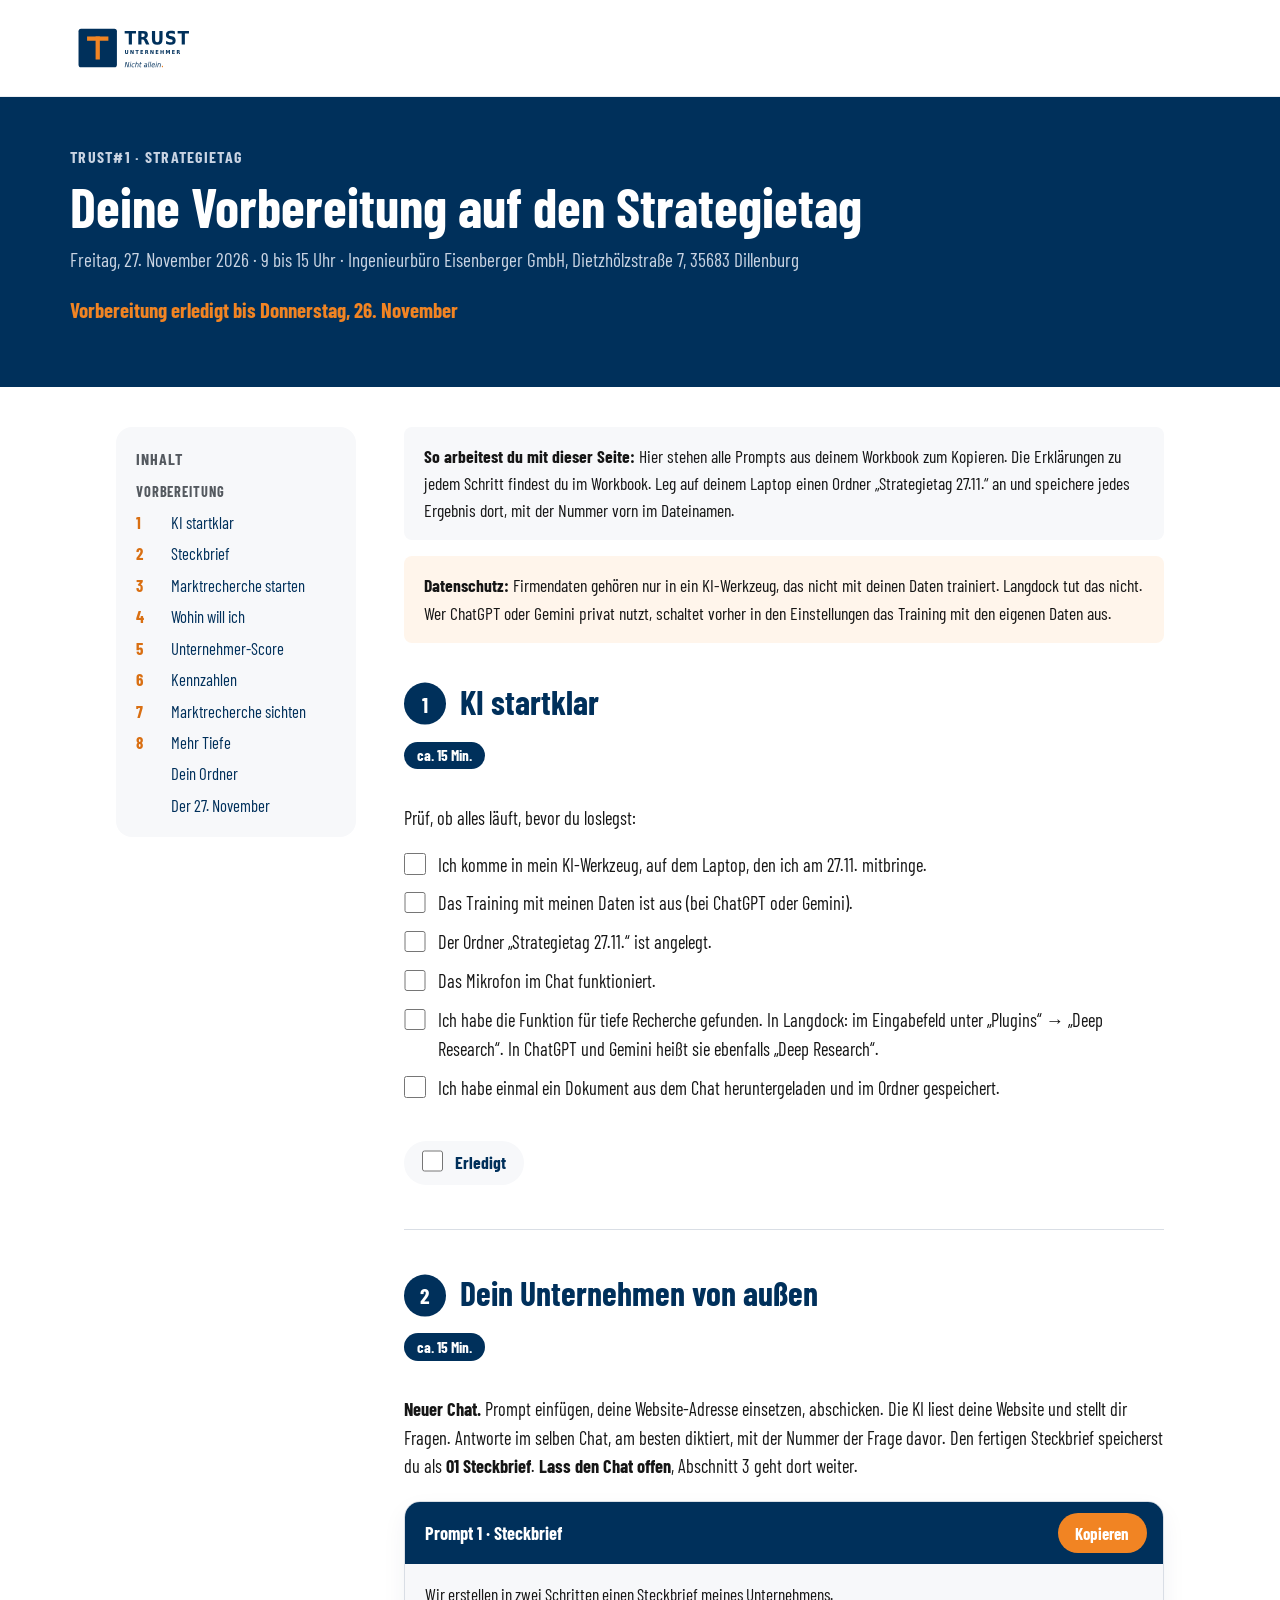
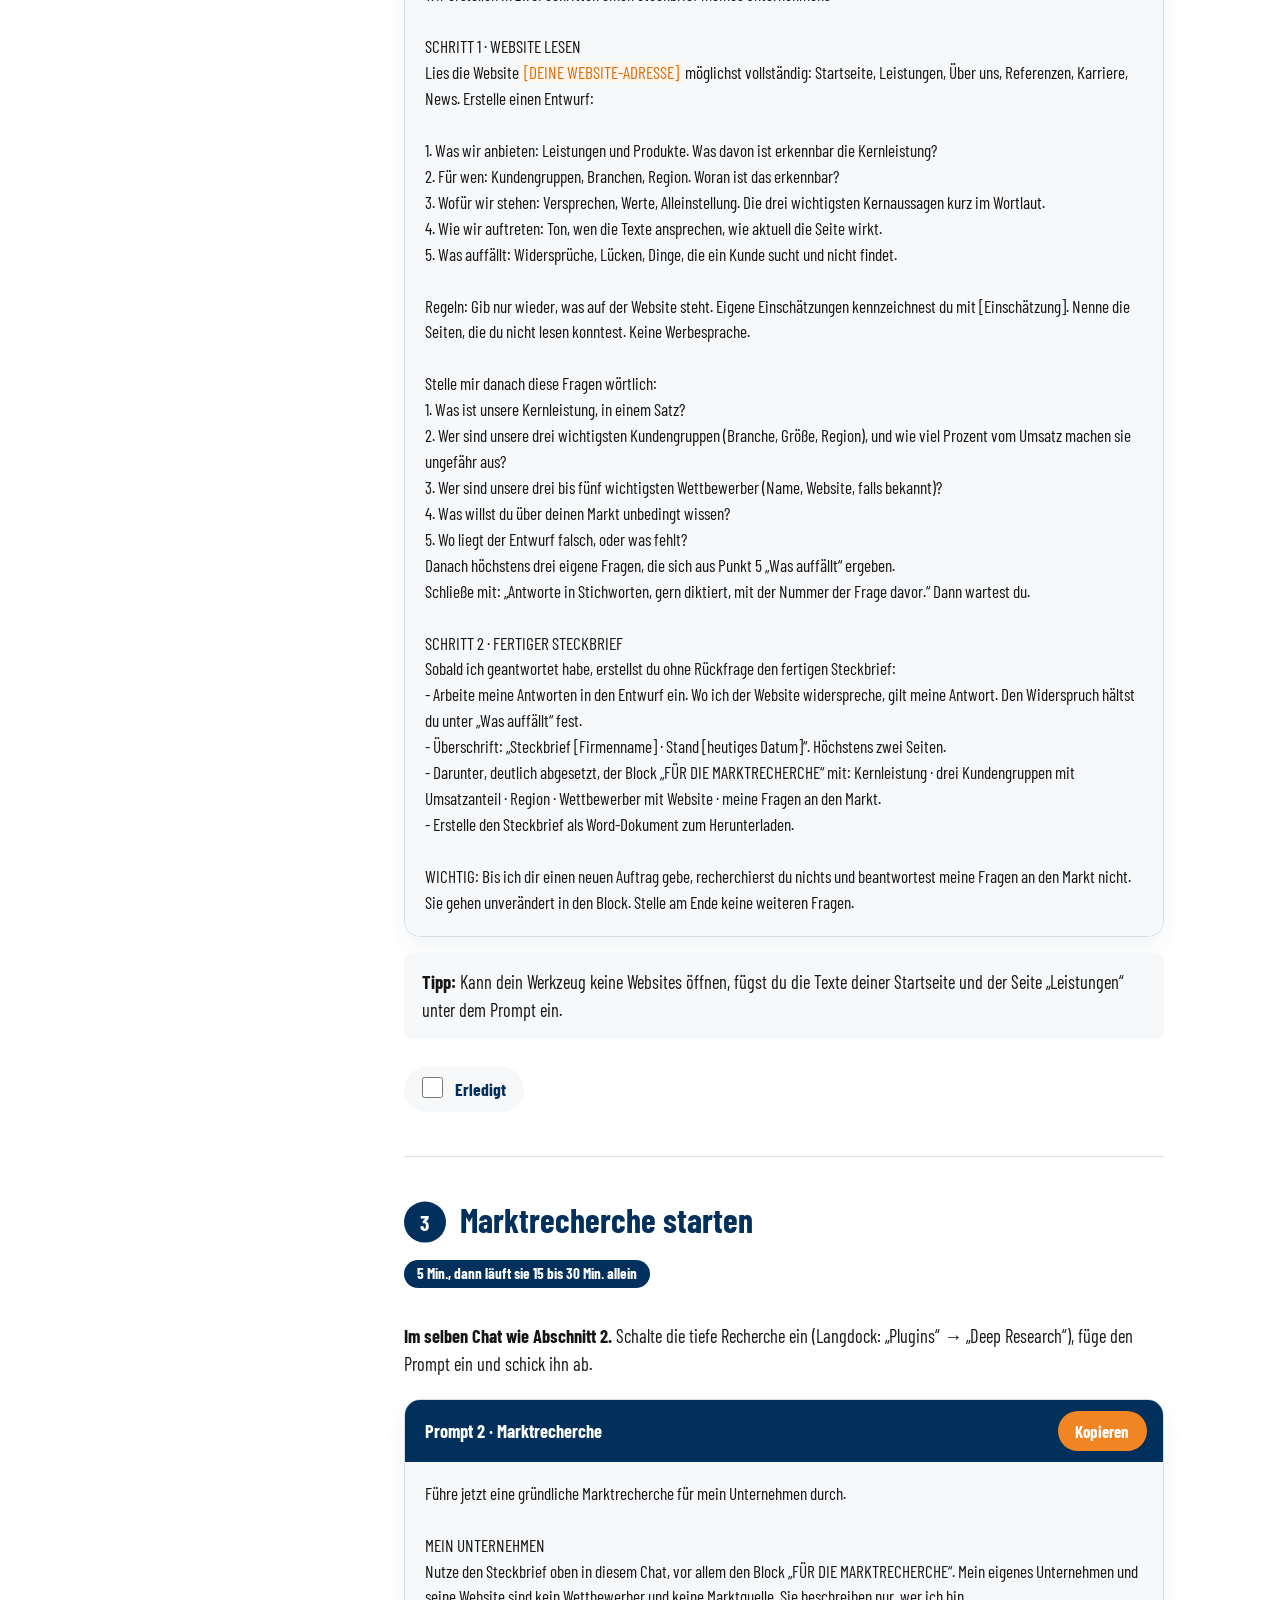
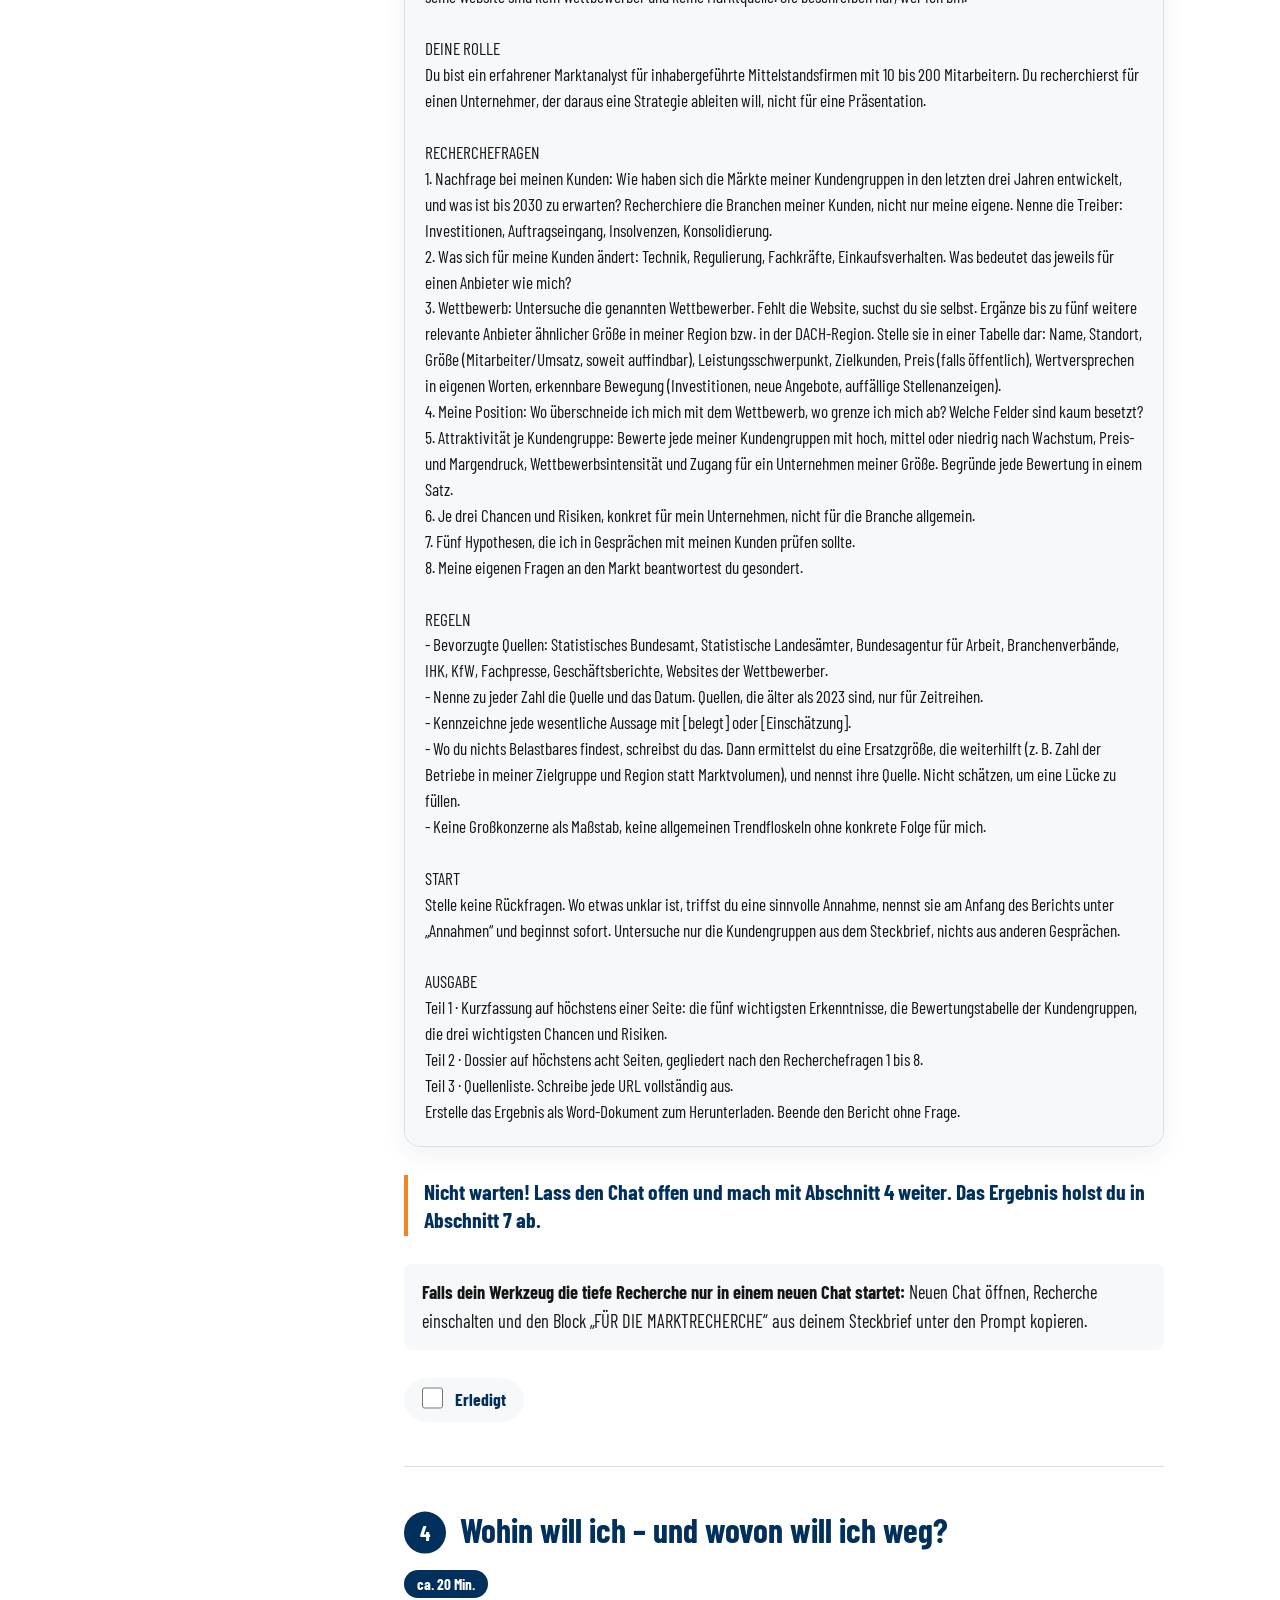
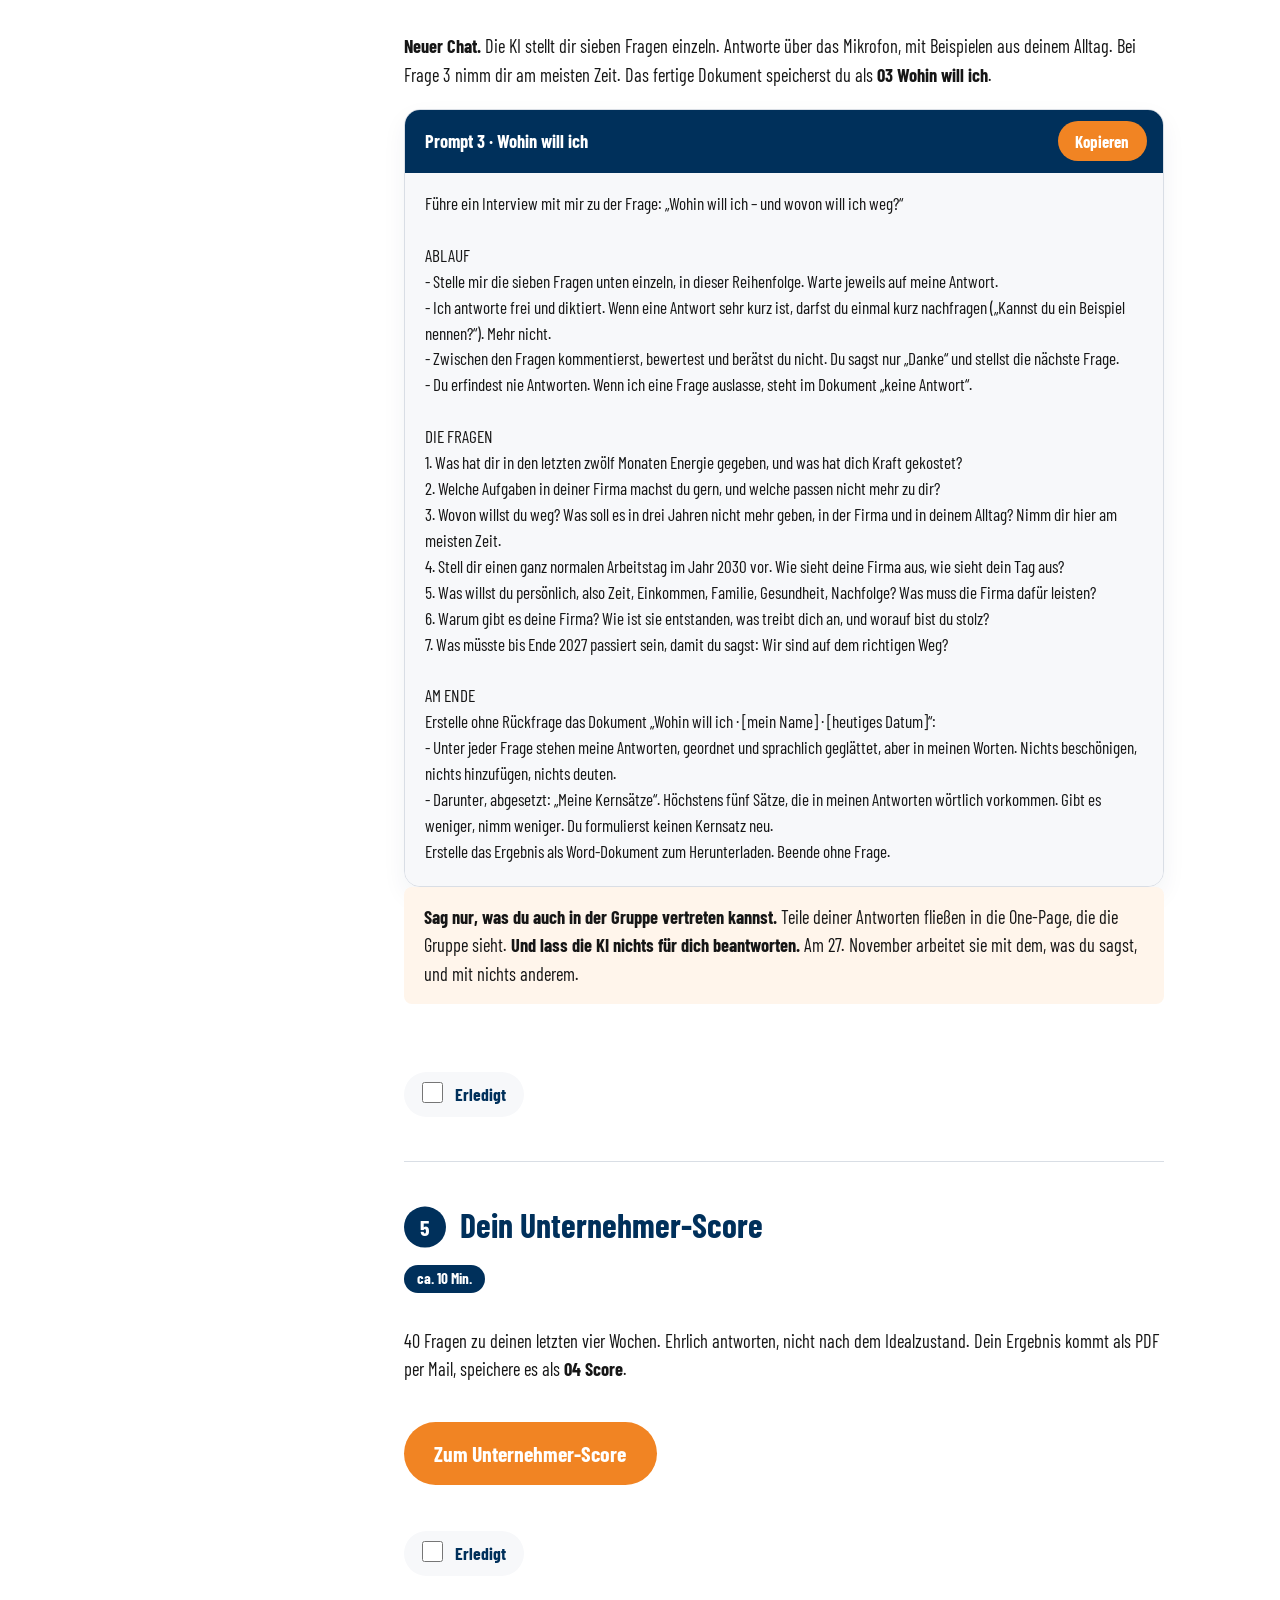
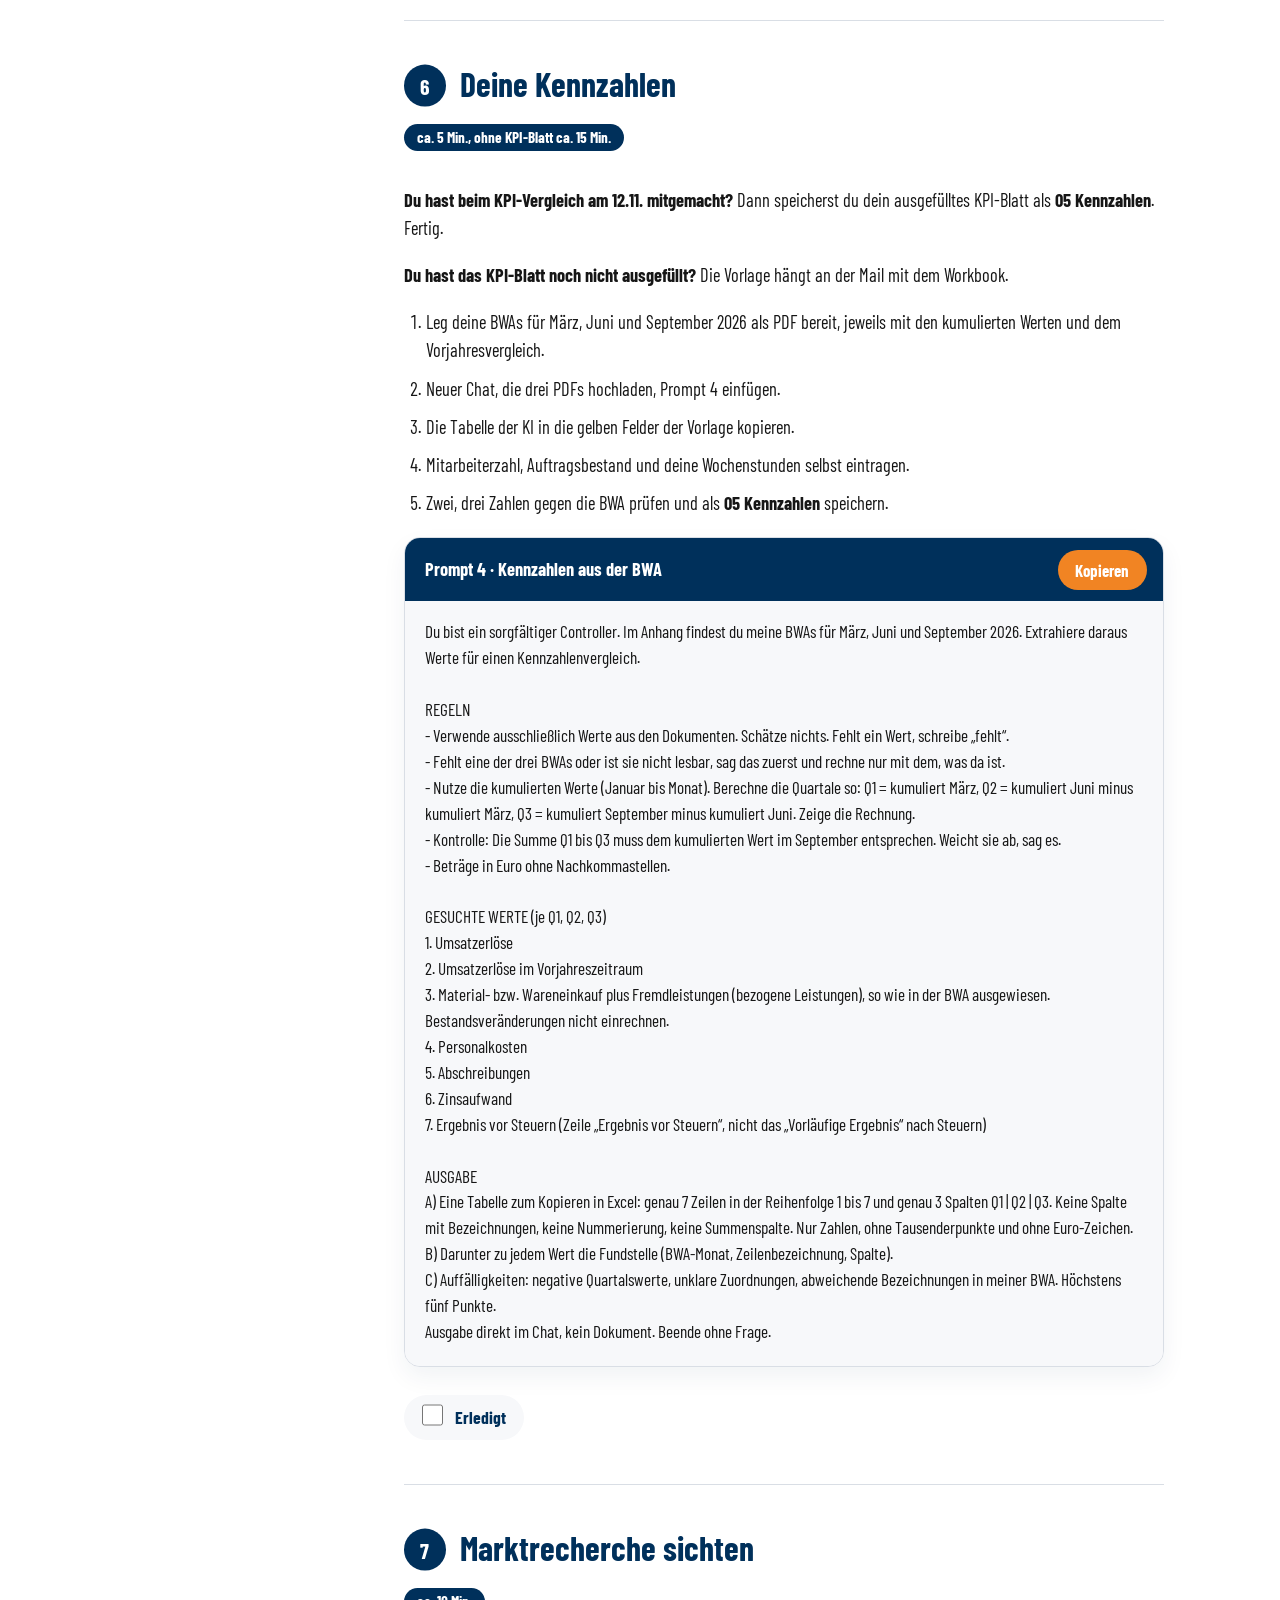
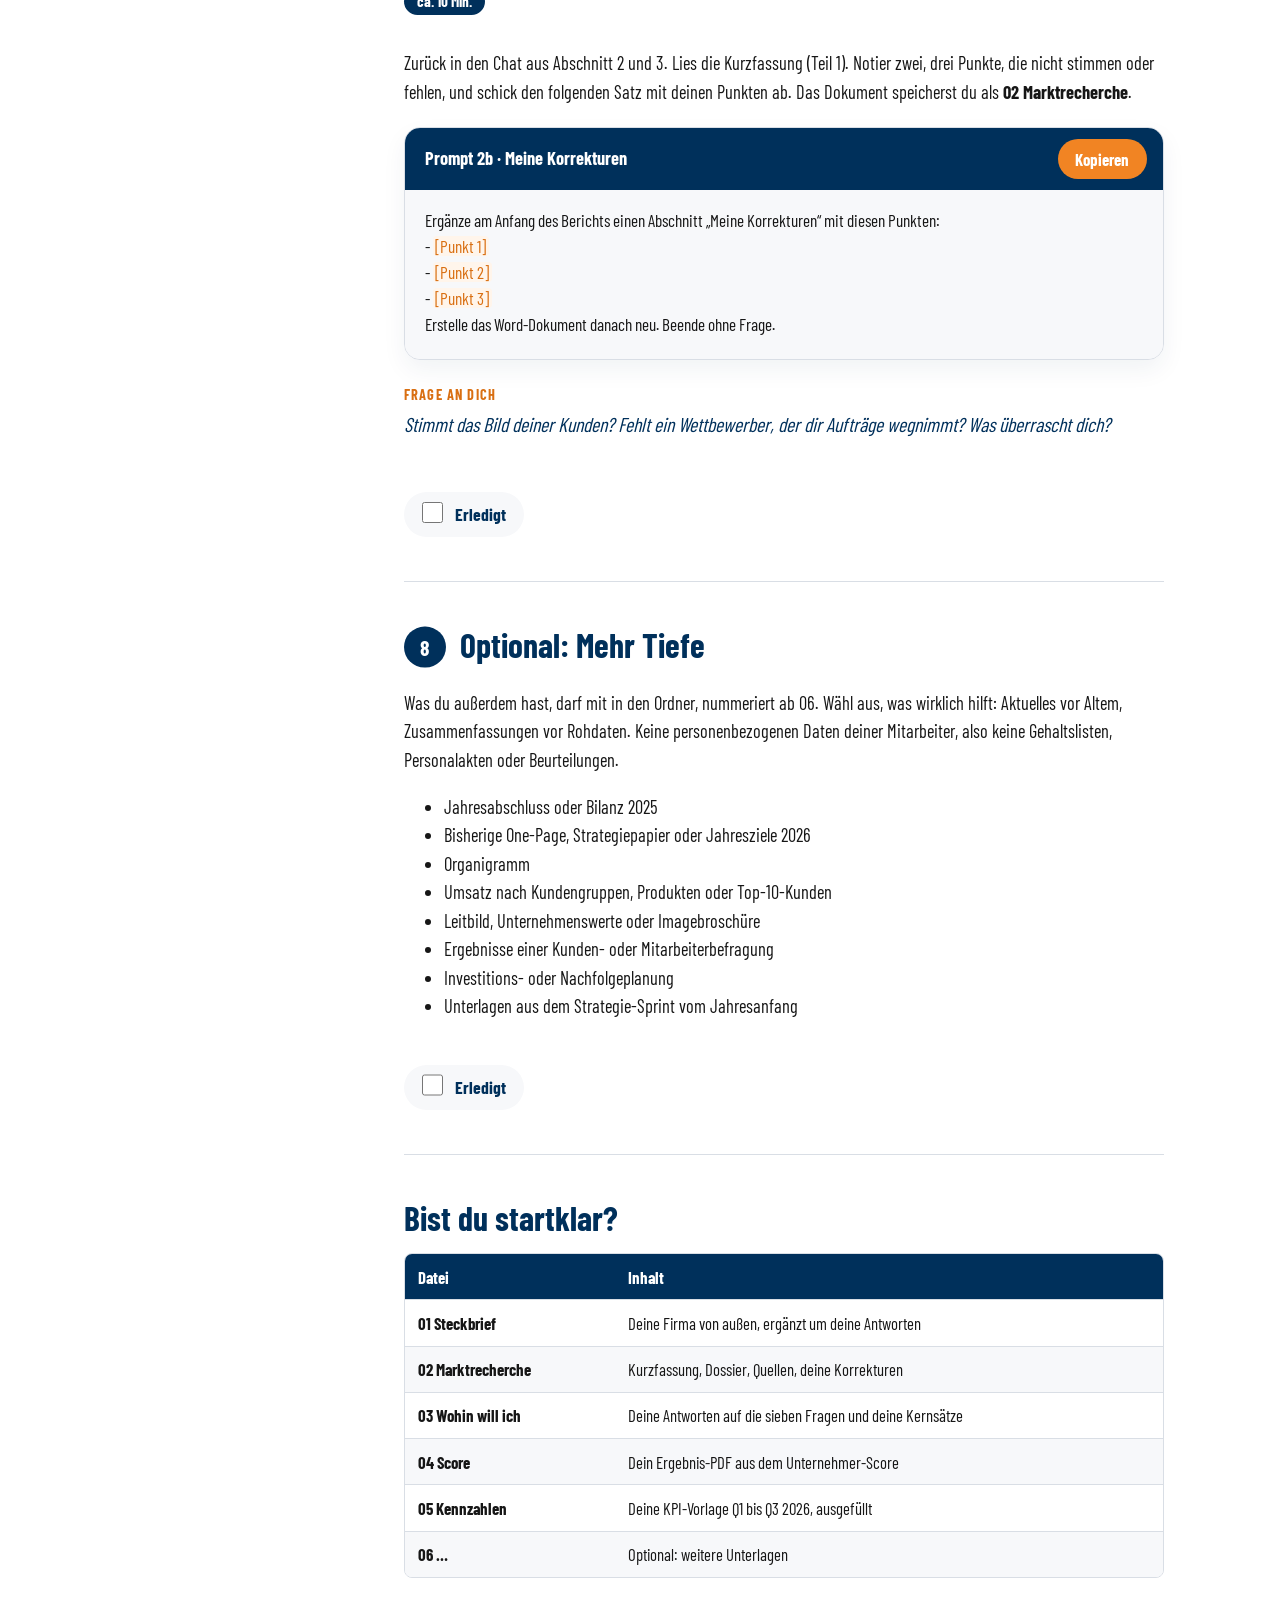
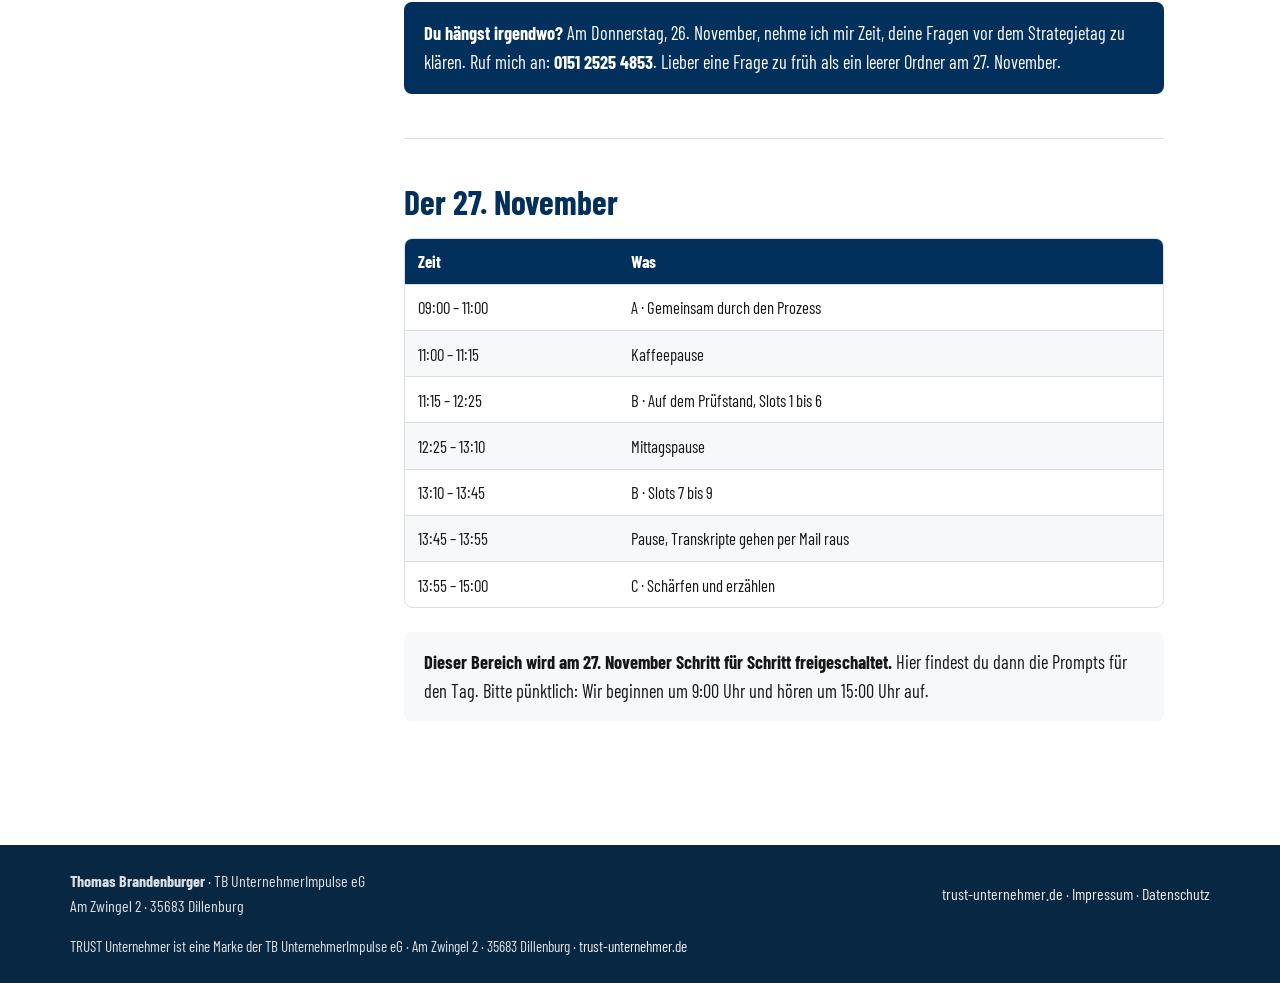
<file: material/2026-11-strategietag/index.html>
<!DOCTYPE html>
<html lang="de">
<head>
<!--
  ============================================================
  TRUST#1 · Strategietag 27.11.2026 · Materialseite
  Teil 1 (18.11.2026): Vorbereitung, Abschnitte 1 bis 8, Ordner,
  Platzhalter „Der 27. November“.
  Teil 2: Die Abschnitte für den Tag kommen hinter <section id="tag">,
  an der Markierung „TEIL 2“ unten. Im Inhaltsverzeichnis unter der
  Gruppe „Der 27. November“ ergänzen. Der obere Teil bleibt, wie er ist.

  Nicht verlinkt, nur über den direkten Link erreichbar, noindex.
  Pfade zu CSS und Bildern absolut (/css/…, /material/…), weil Vercel
  die Seite auch ohne Schrägstrich am Ende ausliefert, ohne Umleitung.
  Relative Pfade (../material.css) zeigen dann ins Leere.
  Lokale Vorschau deshalb über einen Server im Repo-Wurzelordner,
  nicht per Doppelklick auf die Datei.

  Abhaken: Checkliste und „Erledigt“-Kästchen speichern ihren Zustand
  nur im Browser (localStorage, Präfix st2026-11-). Kein Versand.
  Keine externen Ressourcen. ES5.
  ============================================================
-->
<meta charset="UTF-8">
<meta name="viewport" content="width=device-width, initial-scale=1.0">
<title>Vorbereitung Strategietag · TRUST#1</title>
<meta name="robots" content="noindex, nofollow">
<link rel="stylesheet" href="/css/style.css">
<link rel="stylesheet" href="/material/material.css?v=2026-11-18">
<link rel="icon" href="/bilder/TRUST-Signet-512px.png">
</head>
<body>

<a class="skip-link" href="#inhalt">Direkt zum Inhalt</a>

<header class="site-header mat-header">
  <div class="container header-inner">
    <a class="brand-logo" href="https://ki-talk.trust-unternehmer.de">
      <img src="/bilder/TRUST-Hauptlogo-horizontal.svg" alt="TRUST Unternehmer. Nicht allein.">
    </a>
  </div>
</header>

<section class="mat-hero">
  <div class="container">
    <span class="kicker">TRUST#1 · Strategietag</span>
    <h1>Deine Vorbereitung auf den Strategietag</h1>
    <p class="mat-datum">Freitag, 27. November 2026 · 9 bis 15 Uhr · Ingenieurbüro Eisenberger GmbH, Dietzhölzstraße 7, 35683 Dillenburg</p>
    <p class="mat-frist">Vorbereitung erledigt bis Donnerstag, 26. November</p>
  </div>
</section>

<div class="container mat-layout">

  <nav class="mat-toc" aria-label="Inhalt dieser Seite">
    <h2>Inhalt</h2>
    <ol>
      <li class="mat-toc-gruppe">Vorbereitung</li>
      <li><a href="#startklar"><span>1</span>KI startklar</a></li>
      <li><a href="#steckbrief"><span>2</span>Steckbrief</a></li>
      <li><a href="#recherche"><span>3</span>Marktrecherche starten</a></li>
      <li><a href="#wohin"><span>4</span>Wohin will ich</a></li>
      <li><a href="#score"><span>5</span>Unternehmer-Score</a></li>
      <li><a href="#kennzahlen"><span>6</span>Kennzahlen</a></li>
      <li><a href="#sichten"><span>7</span>Marktrecherche sichten</a></li>
      <li><a href="#tiefe"><span>8</span>Mehr Tiefe</a></li>
      <li><a href="#ordner"><span></span>Dein Ordner</a></li>
      <li><a href="#tag"><span></span>Der 27. November</a></li>
      <!-- TEIL 2: Einträge für die Abschnitte des Tages hier ergänzen -->
    </ol>
  </nav>

  <main id="inhalt" class="mat-content">

    <div class="mat-ablauf">
      <p><strong>So arbeitest du mit dieser Seite:</strong> Hier stehen alle Prompts aus deinem Workbook zum Kopieren. Die Erklärungen zu jedem Schritt findest du im Workbook. Leg auf deinem Laptop einen Ordner „Strategietag 27.11.“ an und speichere jedes Ergebnis dort, mit der Nummer vorn im Dateinamen.</p>
    </div>

    <div class="mat-hinweis">
      <p><strong>Datenschutz:</strong> Firmendaten gehören nur in ein KI-Werkzeug, das nicht mit deinen Daten trainiert. Langdock tut das nicht. Wer ChatGPT oder Gemini privat nutzt, schaltet vorher in den Einstellungen das Training mit den eigenen Daten aus.</p>
    </div>

    <!-- ======================= VORBEREITUNG ======================= -->

    <!-- 1 -->
    <section class="mat-section" id="startklar">
      <h2><span class="mat-nr">1</span>KI startklar</h2>
      <p class="zeit">ca. 15 Min.</p>
      <p>Prüf, ob alles läuft, bevor du loslegst:</p>
      <ul class="checkliste">
        <li><label><input type="checkbox" data-merken="check-1"><span>Ich komme in mein KI-Werkzeug, auf dem Laptop, den ich am 27.11. mitbringe.</span></label></li>
        <li><label><input type="checkbox" data-merken="check-2"><span>Das Training mit meinen Daten ist aus (bei ChatGPT oder Gemini).</span></label></li>
        <li><label><input type="checkbox" data-merken="check-3"><span>Der Ordner „Strategietag 27.11.“ ist angelegt.</span></label></li>
        <li><label><input type="checkbox" data-merken="check-4"><span>Das Mikrofon im Chat funktioniert.</span></label></li>
        <li><label><input type="checkbox" data-merken="check-5"><span>Ich habe die Funktion für tiefe Recherche gefunden. In Langdock: im Eingabefeld unter „Plugins“ → „Deep Research“. In ChatGPT und Gemini heißt sie ebenfalls „Deep Research“.</span></label></li>
        <li><label><input type="checkbox" data-merken="check-6"><span>Ich habe einmal ein Dokument aus dem Chat heruntergeladen und im Ordner gespeichert.</span></label></li>
      </ul>
      <p class="erledigt"><label><input type="checkbox" data-merken="erledigt-1" data-toc="startklar"><span>Erledigt</span></label></p>
    </section>

    <!-- 2 -->
    <section class="mat-section" id="steckbrief">
      <h2><span class="mat-nr">2</span>Dein Unternehmen von außen</h2>
      <p class="zeit">ca. 15 Min.</p>
      <p><strong>Neuer Chat.</strong> Prompt einfügen, deine Website-Adresse einsetzen, abschicken. Die KI liest deine Website und stellt dir Fragen. Antworte im selben Chat, am besten diktiert, mit der Nummer der Frage davor. Den fertigen Steckbrief speicherst du als <strong>01 Steckbrief</strong>. <strong>Lass den Chat offen</strong>, Abschnitt 3 geht dort weiter.</p>
      <div class="prompt">
        <div class="prompt-kopf"><strong>Prompt 1 · Steckbrief</strong><button type="button" class="kopieren" data-ziel="p-steckbrief">Kopieren</button></div>
<pre id="p-steckbrief">Wir erstellen in zwei Schritten einen Steckbrief meines Unternehmens.

SCHRITT 1 · WEBSITE LESEN
Lies die Website <span class="ph">[DEINE WEBSITE-ADRESSE]</span> möglichst vollständig: Startseite, Leistungen, Über uns, Referenzen, Karriere, News. Erstelle einen Entwurf:

1. Was wir anbieten: Leistungen und Produkte. Was davon ist erkennbar die Kernleistung?
2. Für wen: Kundengruppen, Branchen, Region. Woran ist das erkennbar?
3. Wofür wir stehen: Versprechen, Werte, Alleinstellung. Die drei wichtigsten Kernaussagen kurz im Wortlaut.
4. Wie wir auftreten: Ton, wen die Texte ansprechen, wie aktuell die Seite wirkt.
5. Was auffällt: Widersprüche, Lücken, Dinge, die ein Kunde sucht und nicht findet.

Regeln: Gib nur wieder, was auf der Website steht. Eigene Einschätzungen kennzeichnest du mit [Einschätzung]. Nenne die Seiten, die du nicht lesen konntest. Keine Werbesprache.

Stelle mir danach diese Fragen wörtlich:
1. Was ist unsere Kernleistung, in einem Satz?
2. Wer sind unsere drei wichtigsten Kundengruppen (Branche, Größe, Region), und wie viel Prozent vom Umsatz machen sie ungefähr aus?
3. Wer sind unsere drei bis fünf wichtigsten Wettbewerber (Name, Website, falls bekannt)?
4. Was willst du über deinen Markt unbedingt wissen?
5. Wo liegt der Entwurf falsch, oder was fehlt?
Danach höchstens drei eigene Fragen, die sich aus Punkt 5 „Was auffällt“ ergeben.
Schließe mit: „Antworte in Stichworten, gern diktiert, mit der Nummer der Frage davor.“ Dann wartest du.

SCHRITT 2 · FERTIGER STECKBRIEF
Sobald ich geantwortet habe, erstellst du ohne Rückfrage den fertigen Steckbrief:
- Arbeite meine Antworten in den Entwurf ein. Wo ich der Website widerspreche, gilt meine Antwort. Den Widerspruch hältst du unter „Was auffällt“ fest.
- Überschrift: „Steckbrief [Firmenname] · Stand [heutiges Datum]“. Höchstens zwei Seiten.
- Darunter, deutlich abgesetzt, der Block „FÜR DIE MARKTRECHERCHE“ mit: Kernleistung · drei Kundengruppen mit Umsatzanteil · Region · Wettbewerber mit Website · meine Fragen an den Markt.
- Erstelle den Steckbrief als Word-Dokument zum Herunterladen.

WICHTIG: Bis ich dir einen neuen Auftrag gebe, recherchierst du nichts und beantwortest meine Fragen an den Markt nicht. Sie gehen unverändert in den Block. Stelle am Ende keine weiteren Fragen.</pre>
      </div>
      <p class="mat-tipp"><strong>Tipp:</strong> Kann dein Werkzeug keine Websites öffnen, fügst du die Texte deiner Startseite und der Seite „Leistungen“ unter dem Prompt ein.</p>
      <p class="erledigt"><label><input type="checkbox" data-merken="erledigt-2" data-toc="steckbrief"><span>Erledigt</span></label></p>
    </section>

    <!-- 3 -->
    <section class="mat-section" id="recherche">
      <h2><span class="mat-nr">3</span>Marktrecherche starten</h2>
      <p class="zeit">5 Min., dann läuft sie 15 bis 30 Min. allein</p>
      <p><strong>Im selben Chat wie Abschnitt 2.</strong> Schalte die tiefe Recherche ein (Langdock: „Plugins“ → „Deep Research“), füge den Prompt ein und schick ihn ab.</p>
      <div class="prompt">
        <div class="prompt-kopf"><strong>Prompt 2 · Marktrecherche</strong><button type="button" class="kopieren" data-ziel="p-recherche">Kopieren</button></div>
<pre id="p-recherche">Führe jetzt eine gründliche Marktrecherche für mein Unternehmen durch.

MEIN UNTERNEHMEN
Nutze den Steckbrief oben in diesem Chat, vor allem den Block „FÜR DIE MARKTRECHERCHE“. Mein eigenes Unternehmen und seine Website sind kein Wettbewerber und keine Marktquelle. Sie beschreiben nur, wer ich bin.

DEINE ROLLE
Du bist ein erfahrener Marktanalyst für inhabergeführte Mittelstandsfirmen mit 10 bis 200 Mitarbeitern. Du recherchierst für einen Unternehmer, der daraus eine Strategie ableiten will, nicht für eine Präsentation.

RECHERCHEFRAGEN
1. Nachfrage bei meinen Kunden: Wie haben sich die Märkte meiner Kundengruppen in den letzten drei Jahren entwickelt, und was ist bis 2030 zu erwarten? Recherchiere die Branchen meiner Kunden, nicht nur meine eigene. Nenne die Treiber: Investitionen, Auftragseingang, Insolvenzen, Konsolidierung.
2. Was sich für meine Kunden ändert: Technik, Regulierung, Fachkräfte, Einkaufsverhalten. Was bedeutet das jeweils für einen Anbieter wie mich?
3. Wettbewerb: Untersuche die genannten Wettbewerber. Fehlt die Website, suchst du sie selbst. Ergänze bis zu fünf weitere relevante Anbieter ähnlicher Größe in meiner Region bzw. in der DACH-Region. Stelle sie in einer Tabelle dar: Name, Standort, Größe (Mitarbeiter/Umsatz, soweit auffindbar), Leistungsschwerpunkt, Zielkunden, Preis (falls öffentlich), Wertversprechen in eigenen Worten, erkennbare Bewegung (Investitionen, neue Angebote, auffällige Stellenanzeigen).
4. Meine Position: Wo überschneide ich mich mit dem Wettbewerb, wo grenze ich mich ab? Welche Felder sind kaum besetzt?
5. Attraktivität je Kundengruppe: Bewerte jede meiner Kundengruppen mit hoch, mittel oder niedrig nach Wachstum, Preis- und Margendruck, Wettbewerbsintensität und Zugang für ein Unternehmen meiner Größe. Begründe jede Bewertung in einem Satz.
6. Je drei Chancen und Risiken, konkret für mein Unternehmen, nicht für die Branche allgemein.
7. Fünf Hypothesen, die ich in Gesprächen mit meinen Kunden prüfen sollte.
8. Meine eigenen Fragen an den Markt beantwortest du gesondert.

REGELN
- Bevorzugte Quellen: Statistisches Bundesamt, Statistische Landesämter, Bundesagentur für Arbeit, Branchenverbände, IHK, KfW, Fachpresse, Geschäftsberichte, Websites der Wettbewerber.
- Nenne zu jeder Zahl die Quelle und das Datum. Quellen, die älter als 2023 sind, nur für Zeitreihen.
- Kennzeichne jede wesentliche Aussage mit [belegt] oder [Einschätzung].
- Wo du nichts Belastbares findest, schreibst du das. Dann ermittelst du eine Ersatzgröße, die weiterhilft (z. B. Zahl der Betriebe in meiner Zielgruppe und Region statt Marktvolumen), und nennst ihre Quelle. Nicht schätzen, um eine Lücke zu füllen.
- Keine Großkonzerne als Maßstab, keine allgemeinen Trendfloskeln ohne konkrete Folge für mich.

START
Stelle keine Rückfragen. Wo etwas unklar ist, triffst du eine sinnvolle Annahme, nennst sie am Anfang des Berichts unter „Annahmen“ und beginnst sofort. Untersuche nur die Kundengruppen aus dem Steckbrief, nichts aus anderen Gesprächen.

AUSGABE
Teil 1 · Kurzfassung auf höchstens einer Seite: die fünf wichtigsten Erkenntnisse, die Bewertungstabelle der Kundengruppen, die drei wichtigsten Chancen und Risiken.
Teil 2 · Dossier auf höchstens acht Seiten, gegliedert nach den Recherchefragen 1 bis 8.
Teil 3 · Quellenliste. Schreibe jede URL vollständig aus.
Erstelle das Ergebnis als Word-Dokument zum Herunterladen. Beende den Bericht ohne Frage.</pre>
      </div>
      <p class="merksatz">Nicht warten! Lass den Chat offen und mach mit Abschnitt 4 weiter. Das Ergebnis holst du in Abschnitt 7 ab.</p>
      <p class="mat-tipp"><strong>Falls dein Werkzeug die tiefe Recherche nur in einem neuen Chat startet:</strong> Neuen Chat öffnen, Recherche einschalten und den Block „FÜR DIE MARKTRECHERCHE“ aus deinem Steckbrief unter den Prompt kopieren.</p>
      <p class="erledigt"><label><input type="checkbox" data-merken="erledigt-3" data-toc="recherche"><span>Erledigt</span></label></p>
    </section>

    <!-- 4 -->
    <section class="mat-section" id="wohin">
      <h2><span class="mat-nr">4</span>Wohin will ich – und wovon will ich weg?</h2>
      <p class="zeit">ca. 20 Min.</p>
      <p><strong>Neuer Chat.</strong> Die KI stellt dir sieben Fragen einzeln. Antworte über das Mikrofon, mit Beispielen aus deinem Alltag. Bei Frage 3 nimm dir am meisten Zeit. Das fertige Dokument speicherst du als <strong>03 Wohin will ich</strong>.</p>
      <div class="prompt">
        <div class="prompt-kopf"><strong>Prompt 3 · Wohin will ich</strong><button type="button" class="kopieren" data-ziel="p-wohin">Kopieren</button></div>
<pre id="p-wohin">Führe ein Interview mit mir zu der Frage: „Wohin will ich – und wovon will ich weg?“

ABLAUF
- Stelle mir die sieben Fragen unten einzeln, in dieser Reihenfolge. Warte jeweils auf meine Antwort.
- Ich antworte frei und diktiert. Wenn eine Antwort sehr kurz ist, darfst du einmal kurz nachfragen („Kannst du ein Beispiel nennen?“). Mehr nicht.
- Zwischen den Fragen kommentierst, bewertest und berätst du nicht. Du sagst nur „Danke“ und stellst die nächste Frage.
- Du erfindest nie Antworten. Wenn ich eine Frage auslasse, steht im Dokument „keine Antwort“.

DIE FRAGEN
1. Was hat dir in den letzten zwölf Monaten Energie gegeben, und was hat dich Kraft gekostet?
2. Welche Aufgaben in deiner Firma machst du gern, und welche passen nicht mehr zu dir?
3. Wovon willst du weg? Was soll es in drei Jahren nicht mehr geben, in der Firma und in deinem Alltag? Nimm dir hier am meisten Zeit.
4. Stell dir einen ganz normalen Arbeitstag im Jahr 2030 vor. Wie sieht deine Firma aus, wie sieht dein Tag aus?
5. Was willst du persönlich, also Zeit, Einkommen, Familie, Gesundheit, Nachfolge? Was muss die Firma dafür leisten?
6. Warum gibt es deine Firma? Wie ist sie entstanden, was treibt dich an, und worauf bist du stolz?
7. Was müsste bis Ende 2027 passiert sein, damit du sagst: Wir sind auf dem richtigen Weg?

AM ENDE
Erstelle ohne Rückfrage das Dokument „Wohin will ich · [mein Name] · [heutiges Datum]“:
- Unter jeder Frage stehen meine Antworten, geordnet und sprachlich geglättet, aber in meinen Worten. Nichts beschönigen, nichts hinzufügen, nichts deuten.
- Darunter, abgesetzt: „Meine Kernsätze“. Höchstens fünf Sätze, die in meinen Antworten wörtlich vorkommen. Gibt es weniger, nimm weniger. Du formulierst keinen Kernsatz neu.
Erstelle das Ergebnis als Word-Dokument zum Herunterladen. Beende ohne Frage.</pre>
      </div>
      <div class="mat-hinweis">
        <p><strong>Sag nur, was du auch in der Gruppe vertreten kannst.</strong> Teile deiner Antworten fließen in die One-Page, die die Gruppe sieht. <strong>Und lass die KI nichts für dich beantworten.</strong> Am 27. November arbeitet sie mit dem, was du sagst, und mit nichts anderem.</p>
      </div>
      <p class="erledigt"><label><input type="checkbox" data-merken="erledigt-4" data-toc="wohin"><span>Erledigt</span></label></p>
    </section>

    <!-- 5 -->
    <section class="mat-section" id="score">
      <h2><span class="mat-nr">5</span>Dein Unternehmer-Score</h2>
      <p class="zeit">ca. 10 Min.</p>
      <p>40 Fragen zu deinen letzten vier Wochen. Ehrlich antworten, nicht nach dem Idealzustand. Dein Ergebnis kommt als PDF per Mail, speichere es als <strong>04 Score</strong>.</p>
      <p><a class="mat-knopf" href="https://unternehmer-score.trust-unternehmer.de/" target="_blank" rel="noopener">Zum Unternehmer-Score</a></p>
      <p class="erledigt"><label><input type="checkbox" data-merken="erledigt-5" data-toc="score"><span>Erledigt</span></label></p>
    </section>

    <!-- 6 -->
    <section class="mat-section" id="kennzahlen">
      <h2><span class="mat-nr">6</span>Deine Kennzahlen</h2>
      <p class="zeit">ca. 5 Min., ohne KPI-Blatt ca. 15 Min.</p>
      <p><strong>Du hast beim KPI-Vergleich am 12.11. mitgemacht?</strong> Dann speicherst du dein ausgefülltes KPI-Blatt als <strong>05 Kennzahlen</strong>. Fertig.</p>
      <p><strong>Du hast das KPI-Blatt noch nicht ausgefüllt?</strong> Die Vorlage hängt an der Mail mit dem Workbook.</p>
      <ol class="schritte">
        <li>Leg deine BWAs für März, Juni und September 2026 als PDF bereit, jeweils mit den kumulierten Werten und dem Vorjahresvergleich.</li>
        <li>Neuer Chat, die drei PDFs hochladen, Prompt 4 einfügen.</li>
        <li>Die Tabelle der KI in die gelben Felder der Vorlage kopieren.</li>
        <li>Mitarbeiterzahl, Auftragsbestand und deine Wochenstunden selbst eintragen.</li>
        <li>Zwei, drei Zahlen gegen die BWA prüfen und als <strong>05 Kennzahlen</strong> speichern.</li>
      </ol>
      <div class="prompt">
        <div class="prompt-kopf"><strong>Prompt 4 · Kennzahlen aus der BWA</strong><button type="button" class="kopieren" data-ziel="p-kennzahlen">Kopieren</button></div>
<pre id="p-kennzahlen">Du bist ein sorgfältiger Controller. Im Anhang findest du meine BWAs für März, Juni und September 2026. Extrahiere daraus Werte für einen Kennzahlenvergleich.

REGELN
- Verwende ausschließlich Werte aus den Dokumenten. Schätze nichts. Fehlt ein Wert, schreibe „fehlt“.
- Fehlt eine der drei BWAs oder ist sie nicht lesbar, sag das zuerst und rechne nur mit dem, was da ist.
- Nutze die kumulierten Werte (Januar bis Monat). Berechne die Quartale so: Q1 = kumuliert März, Q2 = kumuliert Juni minus kumuliert März, Q3 = kumuliert September minus kumuliert Juni. Zeige die Rechnung.
- Kontrolle: Die Summe Q1 bis Q3 muss dem kumulierten Wert im September entsprechen. Weicht sie ab, sag es.
- Beträge in Euro ohne Nachkommastellen.

GESUCHTE WERTE (je Q1, Q2, Q3)
1. Umsatzerlöse
2. Umsatzerlöse im Vorjahreszeitraum
3. Material- bzw. Wareneinkauf plus Fremdleistungen (bezogene Leistungen), so wie in der BWA ausgewiesen. Bestandsveränderungen nicht einrechnen.
4. Personalkosten
5. Abschreibungen
6. Zinsaufwand
7. Ergebnis vor Steuern (Zeile „Ergebnis vor Steuern“, nicht das „Vorläufige Ergebnis“ nach Steuern)

AUSGABE
A) Eine Tabelle zum Kopieren in Excel: genau 7 Zeilen in der Reihenfolge 1 bis 7 und genau 3 Spalten Q1 | Q2 | Q3. Keine Spalte mit Bezeichnungen, keine Nummerierung, keine Summenspalte. Nur Zahlen, ohne Tausenderpunkte und ohne Euro-Zeichen.
B) Darunter zu jedem Wert die Fundstelle (BWA-Monat, Zeilenbezeichnung, Spalte).
C) Auffälligkeiten: negative Quartalswerte, unklare Zuordnungen, abweichende Bezeichnungen in meiner BWA. Höchstens fünf Punkte.
Ausgabe direkt im Chat, kein Dokument. Beende ohne Frage.</pre>
      </div>
      <p class="erledigt"><label><input type="checkbox" data-merken="erledigt-6" data-toc="kennzahlen"><span>Erledigt</span></label></p>
    </section>

    <!-- 7 -->
    <section class="mat-section" id="sichten">
      <h2><span class="mat-nr">7</span>Marktrecherche sichten</h2>
      <p class="zeit">ca. 10 Min.</p>
      <p>Zurück in den Chat aus Abschnitt 2 und 3. Lies die Kurzfassung (Teil 1). Notier zwei, drei Punkte, die nicht stimmen oder fehlen, und schick den folgenden Satz mit deinen Punkten ab. Das Dokument speicherst du als <strong>02 Marktrecherche</strong>.</p>
      <div class="prompt">
        <div class="prompt-kopf"><strong>Prompt 2b · Meine Korrekturen</strong><button type="button" class="kopieren" data-ziel="p-korrekturen">Kopieren</button></div>
<pre id="p-korrekturen">Ergänze am Anfang des Berichts einen Abschnitt „Meine Korrekturen“ mit diesen Punkten:
- <span class="ph">[Punkt 1]</span>
- <span class="ph">[Punkt 2]</span>
- <span class="ph">[Punkt 3]</span>
Erstelle das Word-Dokument danach neu. Beende ohne Frage.</pre>
      </div>
      <div class="leitfrage">
        <span class="leitfrage-kicker">Frage an dich</span>
        <p>Stimmt das Bild deiner Kunden? Fehlt ein Wettbewerber, der dir Aufträge wegnimmt? Was überrascht dich?</p>
      </div>
      <p class="erledigt"><label><input type="checkbox" data-merken="erledigt-7" data-toc="sichten"><span>Erledigt</span></label></p>
    </section>

    <!-- 8 -->
    <section class="mat-section" id="tiefe">
      <h2><span class="mat-nr">8</span>Optional: Mehr Tiefe</h2>
      <p>Was du außerdem hast, darf mit in den Ordner, nummeriert ab 06. Wähl aus, was wirklich hilft: Aktuelles vor Altem, Zusammenfassungen vor Rohdaten. Keine personenbezogenen Daten deiner Mitarbeiter, also keine Gehaltslisten, Personalakten oder Beurteilungen.</p>
      <ul>
        <li>Jahresabschluss oder Bilanz 2025</li>
        <li>Bisherige One-Page, Strategiepapier oder Jahresziele 2026</li>
        <li>Organigramm</li>
        <li>Umsatz nach Kundengruppen, Produkten oder Top-10-Kunden</li>
        <li>Leitbild, Unternehmenswerte oder Imagebroschüre</li>
        <li>Ergebnisse einer Kunden- oder Mitarbeiterbefragung</li>
        <li>Investitions- oder Nachfolgeplanung</li>
        <li>Unterlagen aus dem Strategie-Sprint vom Jahresanfang</li>
      </ul>
      <p class="erledigt"><label><input type="checkbox" data-merken="erledigt-8" data-toc="tiefe"><span>Erledigt</span></label></p>
    </section>

    <!-- Dein Ordner -->
    <section class="mat-section" id="ordner">
      <h2>Bist du startklar?</h2>
      <div class="mat-tabelle mat-tabelle-klein">
        <table>
          <thead>
            <tr><th>Datei</th><th>Inhalt</th></tr>
          </thead>
          <tbody>
            <tr><td><strong>01 Steckbrief</strong></td><td>Deine Firma von außen, ergänzt um deine Antworten</td></tr>
            <tr><td><strong>02 Marktrecherche</strong></td><td>Kurzfassung, Dossier, Quellen, deine Korrekturen</td></tr>
            <tr><td><strong>03 Wohin will ich</strong></td><td>Deine Antworten auf die sieben Fragen und deine Kernsätze</td></tr>
            <tr><td><strong>04 Score</strong></td><td>Dein Ergebnis-PDF aus dem Unternehmer-Score</td></tr>
            <tr><td><strong>05 Kennzahlen</strong></td><td>Deine KPI-Vorlage Q1 bis Q3 2026, ausgefüllt</td></tr>
            <tr><td><strong>06 …</strong></td><td>Optional: weitere Unterlagen</td></tr>
          </tbody>
        </table>
      </div>
      <div class="mat-kasten-navy">
        <p><strong>Du hängst irgendwo?</strong> Am Donnerstag, 26. November, nehme ich mir Zeit, deine Fragen vor dem Strategietag zu klären. Ruf mich an: <strong><a href="tel:+4915125254853">0151 2525 4853</a></strong>. Lieber eine Frage zu früh als ein leerer Ordner am 27. November.</p>
      </div>
    </section>

    <!-- ===================== DER 27. NOVEMBER ===================== -->

    <section class="mat-section" id="tag">
      <h2>Der 27. November</h2>
      <div class="mat-tabelle mat-tabelle-klein">
        <table>
          <thead>
            <tr><th>Zeit</th><th>Was</th></tr>
          </thead>
          <tbody>
            <tr><td>09:00 – 11:00</td><td>A · Gemeinsam durch den Prozess</td></tr>
            <tr><td>11:00 – 11:15</td><td>Kaffeepause</td></tr>
            <tr><td>11:15 – 12:25</td><td>B · Auf dem Prüfstand, Slots 1 bis 6</td></tr>
            <tr><td>12:25 – 13:10</td><td>Mittagspause</td></tr>
            <tr><td>13:10 – 13:45</td><td>B · Slots 7 bis 9</td></tr>
            <tr><td>13:45 – 13:55</td><td>Pause, Transkripte gehen per Mail raus</td></tr>
            <tr><td>13:55 – 15:00</td><td>C · Schärfen und erzählen</td></tr>
          </tbody>
        </table>
      </div>
      <div class="mat-ablauf">
        <p><strong>Dieser Bereich wird am 27. November Schritt für Schritt freigeschaltet.</strong> Hier findest du dann die Prompts für den Tag. Bitte pünktlich: Wir beginnen um 9:00 Uhr und hören um 15:00 Uhr auf.</p>
      </div>
    </section>

    <!-- TEIL 2: Abschnitte für den Tag hier einfügen (Standort, Stärken
         und Markt, Engpass, Ziel und Weg, Version 2, Geschichte,
         Commitment, Bewertung). Der Platzhaltertext oben in #tag wird
         dann ersetzt. -->

  </main>
</div>

<footer class="site-footer">
  <div class="container footer-inner">
    <div>
      <strong>Thomas Brandenburger</strong> · TB UnternehmerImpulse eG<br>
      Am Zwingel 2 · 35683 Dillenburg
    </div>
    <div>
      <a href="https://trust-unternehmer.de">trust-unternehmer.de</a> ·
      <a href="https://trust-unternehmer.de/impressum">Impressum</a> ·
      <a href="https://trust-unternehmer.de/datenschutz">Datenschutz</a>
    </div>
    <div class="mat-marke">TRUST Unternehmer ist eine Marke der TB UnternehmerImpulse eG · Am Zwingel 2 · 35683 Dillenburg · <a href="https://trust-unternehmer.de">trust-unternehmer.de</a></div>
  </div>
</footer>

<script>
/* Kopier-Knöpfe. ES5, ohne Abhängigkeiten. Wie Oktober und November.
   data-ziel    = id eines <pre>: kopiert dessen Text unverändert
   data-tabelle = id einer <table>: kopiert tabulatorgetrennt für Excel */
(function () {
  function tabelleAlsText(tabelle) {
    var zeilen = tabelle.querySelectorAll('tr');
    var aus = [];
    for (var i = 0; i < zeilen.length; i++) {
      var zellen = zeilen[i].querySelectorAll('th, td');
      var werte = [];
      for (var j = 0; j < zellen.length; j++) {
        werte.push(zellen[j].textContent.replace(/\s+/g, ' ').trim());
      }
      aus.push(werte.join('\t'));
    }
    return aus.join('\n');
  }

  function rueckfall(text) {
    var feld = document.createElement('textarea');
    feld.value = text;
    feld.setAttribute('readonly', '');
    feld.style.position = 'fixed';
    feld.style.top = '-1000px';
    document.body.appendChild(feld);
    feld.select();
    var ok = false;
    try { ok = document.execCommand('copy'); } catch (e) { ok = false; }
    document.body.removeChild(feld);
    return ok;
  }

  function melden(knopf, ok) {
    var alt = knopf.getAttribute('data-text') || knopf.textContent;
    knopf.setAttribute('data-text', alt);
    knopf.textContent = ok ? 'Kopiert ✓' : 'Bitte markieren und kopieren';
    if (ok) { knopf.className += ' ok'; }
    window.setTimeout(function () {
      knopf.textContent = alt;
      knopf.className = knopf.className.replace(/\s?ok\b/g, '');
    }, 2000);
  }

  function kopieren(knopf, text) {
    if (navigator.clipboard && window.isSecureContext) {
      navigator.clipboard.writeText(text).then(function () {
        melden(knopf, true);
      }, function () {
        melden(knopf, rueckfall(text));
      });
    } else {
      melden(knopf, rueckfall(text));
    }
  }

  var knoepfe = document.querySelectorAll('.kopieren');
  for (var k = 0; k < knoepfe.length; k++) {
    knoepfe[k].addEventListener('click', function () {
      var ziel = this.getAttribute('data-ziel');
      var tab = this.getAttribute('data-tabelle');
      var text = '';
      if (ziel) { text = document.getElementById(ziel).textContent; }
      if (tab) { text = tabelleAlsText(document.getElementById(tab)); }
      kopieren(this, text);
    });
  }
})();
</script>

<script>
/* Abhaken. ES5, ohne Abhängigkeiten.
   Jedes <input data-merken="name"> speichert seinen Zustand unter
   st2026-11-name im localStorage dieses Browsers. Nichts wird
   verschickt. Ohne localStorage (privates Fenster, gesperrt) läuft
   die Seite normal weiter, die Häkchen bleiben dann nur bis zum
   Neuladen. data-toc="id" setzt im Inhaltsverzeichnis ein ✓. */
(function () {
  var PRAEFIX = 'st2026-11-';

  function lesen(name) {
    try { return window.localStorage.getItem(PRAEFIX + name) === '1'; }
    catch (e) { return false; }
  }

  function schreiben(name, an) {
    try {
      if (an) { window.localStorage.setItem(PRAEFIX + name, '1'); }
      else { window.localStorage.removeItem(PRAEFIX + name); }
    } catch (e) { /* ohne Speicher weiter */ }
  }

  function tocSetzen(kasten) {
    var id = kasten.getAttribute('data-toc');
    if (!id) { return; }
    var link = document.querySelector('.mat-toc a[href="#' + id + '"]');
    if (!link) { return; }
    var cls = link.className.replace(/\s?fertig\b/g, '');
    link.className = kasten.checked ? cls + ' fertig' : cls;
  }

  var kaesten = document.querySelectorAll('input[data-merken]');
  for (var i = 0; i < kaesten.length; i++) {
    kaesten[i].checked = lesen(kaesten[i].getAttribute('data-merken'));
    tocSetzen(kaesten[i]);
    kaesten[i].addEventListener('change', function () {
      schreiben(this.getAttribute('data-merken'), this.checked);
      tocSetzen(this);
    });
  }
})();
</script>

</body>
</html>
</file>
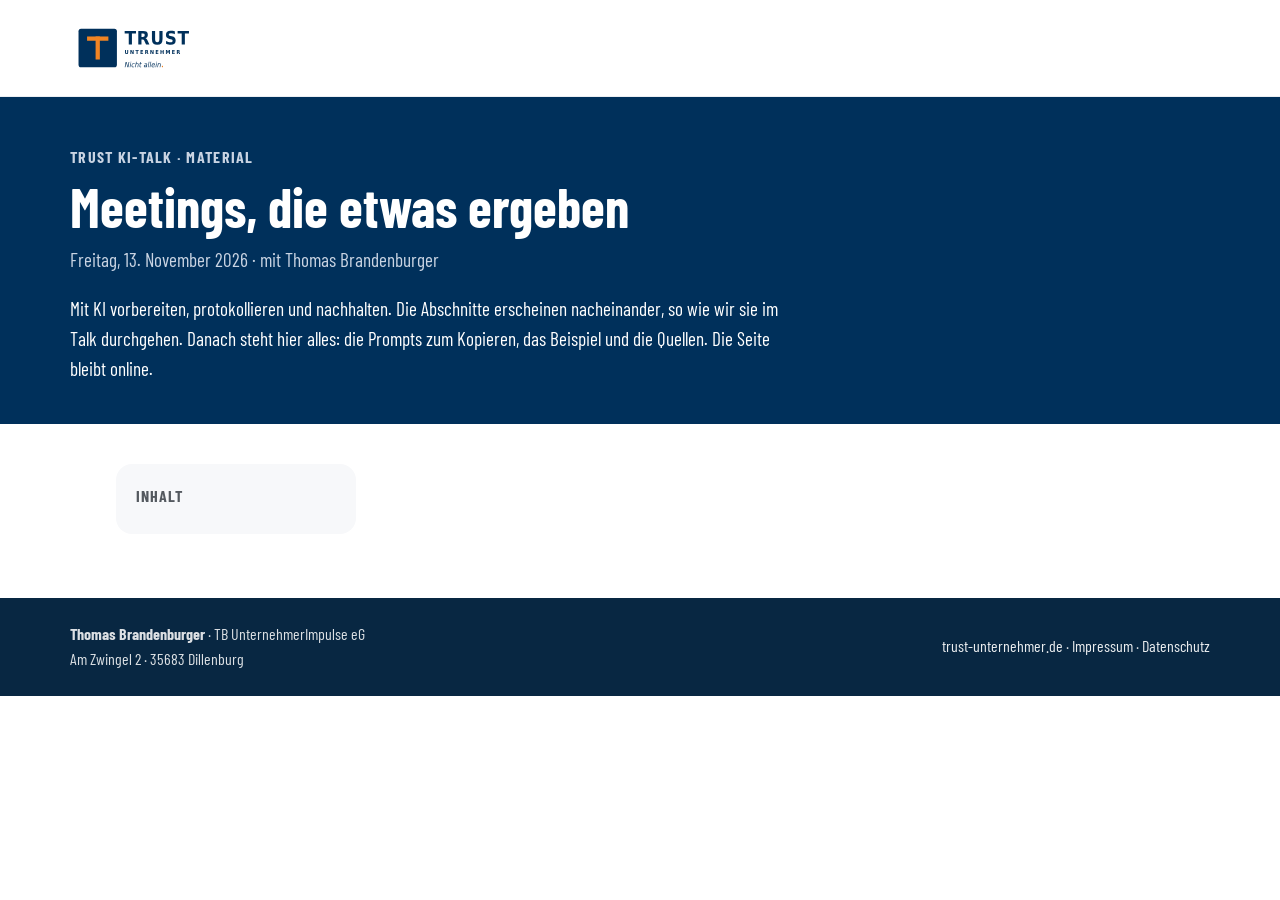
<file: material/2026-11/index.html>
<!DOCTYPE html>
<html lang="de">
<head>
<!--
  ============================================================
  TRUST KI-Talk · Materialseite November 2026
  Vorlage: material/2026-10/index.html
  NEU: schrittweise Freischaltung. Jeder Abschnitt trägt
  data-stufe="n". Teilnehmer sehen alles bis zur aktuellen
  Stufe, die der Stufen-Worker liefert (stufe-worker/).
  Moderator:  ?moderator   → Steuerleiste unten rechts
  Alles zeigen: ?alles     → z. B. für Workbook und Probelauf
  Ohne JavaScript, beim Drucken und wenn der Worker beim Laden
  nicht antwortet, ist alles sichtbar.
  Nach dem Talk: Stufe auf 99 setzen, dann ist alles offen.
  Keine Uhrzeiten auf dieser Seite (Entscheidung 09.11.2026).
  Präsentationsmodus (bis Stufe 98): .lesetext verborgen, .kurz
  (Stichworte) sichtbar, Prompttexte zugeklappt. Ab Stufe 99 und
  mit ?alles: voller Lesetext. .notiz = Sprechnotizen, nur mit
  ?moderator sichtbar.
  ============================================================
-->
<meta charset="UTF-8">
<meta name="viewport" content="width=device-width, initial-scale=1.0">
<title>Material · Meetings, die etwas ergeben · TRUST KI-Talk</title>
<meta name="robots" content="noindex, nofollow">
<link rel="stylesheet" href="../../css/style.css">
<link rel="stylesheet" href="../material.css?v=2026-11-09">
<link rel="icon" href="../../bilder/TRUST-Signet-512px.png">
<script>
/* Sofort beim Laden: Sperre aktivieren, bevor etwas sichtbar wird
   (außer bei ?alles). Fällt das Skript unten aus, hebt ein Zeitlimit
   die Sperre wieder auf. */
(function () {
  if (!/[?&]alles\b/.test(window.location.search)) {
    document.documentElement.className += ' stufen-aktiv praesentation';
  }
})();
</script>
</head>
<body>

<a class="skip-link" href="#inhalt">Direkt zum Inhalt</a>

<header class="site-header mat-header">
  <div class="container header-inner">
    <a class="brand-logo" href="https://ki-talk.trust-unternehmer.de">
      <img src="../../bilder/TRUST-Hauptlogo-horizontal.svg" alt="TRUST Unternehmer. Nicht allein.">
    </a>
  </div>
</header>

<section class="mat-hero">
  <div class="container">
    <span class="kicker">TRUST KI-Talk · Material</span>
    <h1>Meetings, die etwas ergeben</h1>
    <p class="mat-datum">Freitag, 13. November 2026 · mit Thomas Brandenburger</p>
    <p class="mat-intro">Mit KI vorbereiten, protokollieren und nachhalten. Die Abschnitte erscheinen nacheinander, so wie wir sie im Talk durchgehen. Danach steht hier alles: die Prompts zum Kopieren, das Beispiel und die Quellen. Die Seite bleibt online.</p>
  </div>
</section>

<div class="container mat-layout">

  <nav class="mat-toc" aria-label="Inhalt dieser Seite">
    <h2>Inhalt</h2>
    <ol>
      <li data-stufe="0"><a href="#start"><span></span>So läuft die Stunde</a></li>
      <li data-stufe="1"><a href="#kosten"><span>1</span>Was Meetings kosten</a></li>
      <li data-stufe="2"><a href="#vorbereiten"><span>2</span>Vorbereiten</a></li>
      <li data-stufe="3"><a href="#durchfuehren"><span>3</span>Durchführen</a></li>
      <li data-stufe="4"><a href="#nachbereiten"><span>4</span>Nachbereiten</a></li>
      <li data-stufe="5"><a href="#assistent"><span>5</span>Bonus: Meeting-Assistent</a></li>
      <li data-stufe="6"><a href="#fragen"><span></span>Deine Fragen</a></li>
      <li data-stufe="7"><a href="#weiter"><span>6</span>Wie es weitergeht</a></li>
      <li data-stufe="99"><a href="#quellen"><span>7</span>Quellen</a></li>
    </ol>
  </nav>

  <main id="inhalt" class="mat-content">

    <!-- Stufe 0 · Start -->
    <section class="mat-section" id="start" data-stufe="0">
      <h2>So läuft die Stunde</h2>
      <aside class="notiz">
        <span class="notiz-kopf">Sprechnotiz</span>
        <ul>
          <li><strong>Erster Satz:</strong> „Ich zeichne den Talk auf, um eure Fragen auszuwerten und das Workbook zu machen. Öffentlich wird die Aufzeichnung nicht. Kamera und Mikro entscheidet ihr.“ Dazu: „Merkt euch, wie ich das eben gesagt habe. Das brauchen wir nachher.“</li>
          <li>Link zur Seite steht schon im Chat (vor dem Teilen gepostet).</li>
          <li>Grafik: drei Schritte, Vorbereiten, Durchführen, Nachbereiten, und der Kreis zurück. „Daran hangeln wir uns heute entlang.“</li>
          <li>Neuer Chat je Prompt, nur Prompt 3 im selben Chat wie Prompt 2.</li>
          <li>Vorstellungsrunde im Chat abwarten, zwei, drei Antworten vorlesen. Stunden pro Woche merken für Abschnitt 1.</li>
        </ul>
      </aside>
      <figure class="folie"><img src="img/kreislauf-0-ueberblick.png" alt="Drei Schritte zu Meetings, die etwas ergeben: 1 Vorbereiten, Tagesordnung aus dem letzten Protokoll (Prompt 1). 2 Durchführen, moderieren, aufnehmen oder mitschreiben. 3 Nachbereiten, Protokoll mit Wer und Bis wann, dann nachfassen (Prompt 2 und 3). Die offenen Punkte sind Punkt 1 der nächsten Runde." width="1600" height="560"></figure>
      <ul class="stichworte kurz">
        <li>Jeder Prompt in einen neuen Chat</li>
      </ul>
      <div class="mat-ablauf lesetext">
        <p><strong>Heute:</strong> was Meetings kosten · wie du deinen Jour fixe vorbereitest · wie du ihn durchführst · wie aus dem Gespräch ein Protokoll wird und wie du nachfasst · deine Fragen.</p>
        <p><strong>So machst du mit:</strong> Öffne dein KI-Werkzeug. <strong>Jeden Prompt schickst du in einem neuen Chat ab</strong>, nur Prompt 3 gehört in denselben Chat wie Prompt 2. Wer kein KI-Werkzeug hat, schaut einfach zu.</p>
      </div>
      <div class="mat-hinweis">
        <p><strong>Bevor du etwas in ein KI-Werkzeug eingibst:</strong> Rollen statt Namen („Leiter Vertrieb“, nicht „Herr Müller“). Keine vertraulichen Details, keine Kundendaten. Wenn dein Betrieb ein KI-Werkzeug freigegeben hat, nimm das.</p>
      </div>
      <div class="leitfrage">
        <span class="leitfrage-kicker">Zum Einstieg in den Chat</span>
        <p>Wer bist du, aus welchem Betrieb, und wie viele Stunden pro Woche sitzt du in Besprechungen?</p>
      </div>
    </section>

    <!-- Stufe 1 · Kosten -->
    <section class="mat-section" id="kosten" data-stufe="1">
      <h2><span class="mat-nr">1</span>Was Meetings kosten</h2>
      <aside class="notiz">
        <span class="notiz-kopf">Sprechnotiz</span>
        <ul>
          <li>Chatzahlen aufgreifen: „Wer sitzt am längsten? Mal Kopfzahl mal Stundensatz.“</li>
          <li>Rechnung: sechs Leute à 80 € sind rund 500 € pro Stunde, mit Führungskräften bis 1.000 €. Jour fixe alle zwei Wochen: 40.000 bis 50.000 € im Jahr.</li>
          <li>Sharp-Befragung in kleinen und mittleren Betrieben: 16,5 Std. pro Monat in Meetings, die Mehrheit findet sie ineffektiv, 8 von 10 sind am eigenen Platz produktiver.</li>
          <li><strong>Erste Frage vor jedem Meeting:</strong> Soll etwas entschieden werden, oder geht es nur um Information? Information geht per Mail.</li>
          <li>Eigene Erfahrung: ein Meeting, das ich abgeschafft habe, und was danach gefehlt hat (oder nicht).</li>
          <li>Frage an dich in den Chat. Übergang: „Der Jour fixe bleibt. Aber dann richtig. Schritt 1.“</li>
        </ul>
      </aside>
      <figure class="folie"><img src="img/01-meetingkosten.png" alt="Zwei Kennzahlen: 500 bis 1.000 Euro pro Stunde, wenn mehrere Mitarbeiter oder Führungskräfte zusammensitzen, ein Führungsmeeting alle zwei Wochen kostet 40.000 bis 50.000 Euro im Jahr. 16,5 Stunden pro Monat sitzen Büroangestellte in Deutschland in Meetings, die Mehrheit empfindet sie als ineffektiv (Sharp 2018)." width="1600" height="900" loading="lazy"></figure>
      <ul class="stichworte kurz">
        <li>Entscheiden oder informieren?</li>
      </ul>
      <div class="lesetext">
        <p>Sitzen mehrere Mitarbeiter zusammen, kostet die Stunde schnell 500 €, mit Führungskräften bis 1.000 €. Ein festes Führungsmeeting alle zwei Wochen kommt so auf 40.000 bis 50.000 € im Jahr. Beschäftigte in kleinen und mittleren Betrieben sitzen laut einer Sharp-Befragung rund 16,5 Stunden im Monat in Meetings, und die meisten halten sie für wenig wirksam.</p>
        <h3>Erste Frage: Braucht es dieses Meeting?</h3>
        <p>Soll etwas <strong>entschieden</strong> werden, oder geht es nur um <strong>Information</strong>? Information geht auch per Mail, Rückfragen dazu passen in fünf Minuten am Rand einer anderen Runde. Was bleibt, ist meist der Jour fixe: der Geschäftsführer mit den Leitern der Bereiche, jede Woche zur selben Zeit. Um ihn geht es heute.</p>
      </div>
      <div class="leitfrage">
        <span class="leitfrage-kicker">Frage an dich</span>
        <p>Welches deiner festen Meetings würdest du heute nicht mehr neu einführen?</p>
      </div>
      <p class="merksatz">Das beste Meeting ist das, das nicht stattfinden muss. Das zweitbeste endet mit klaren Aufgaben.</p>
    </section>

    <!-- Stufe 2 · Vorbereiten -->
    <section class="mat-section" id="vorbereiten" data-stufe="2">
      <h2><span class="mat-nr">2</span>Vorbereiten</h2>
      <aside class="notiz">
        <span class="notiz-kopf">Sprechnotiz</span>
        <ul>
          <li>Kern: <strong>Jede Runde beginnt mit dem letzten Protokoll.</strong> Was ist erledigt, was hat einen neuen Termin?</li>
          <li>Aus eigener Erfahrung: Eine Tagesordnung allein macht noch kein gutes Meeting. Je Punkt vier Dinge: Frage, Verantwortlicher, Zeit, Vorbereitung.</li>
          <li>Beispiel: nicht „Messe“, sondern „Gehen wir im März wieder hin?“</li>
          <li>Wer einen Punkt einbringt, bereitet ihn vor, bei Entscheidungen eine Seite: Ausgangslage, Optionen, Vorschlag. Muss nicht alles der Chef machen.</li>
          <li><strong>Brücke Oktober:</strong> Das ist ein Auftrag auf Stufe 3, „Erarbeite einen Vorschlag“. Der Affe bleibt beim Mitarbeiter.</li>
          <li><strong>Live:</strong> neuer Chat in Langdock, Prompt 1 kopieren, die neuen Punkte per Spracheingabe einsprechen. Ergebnis ist eine fertige Einladungsmail: Kopf, Tabelle, „Wer bringt was mit“. Darunter „Nur für dich“: Weihnachtsfeier per Mail, Wartungsvertrag schon verschoben.</li>
          <li>Praxis: in Outlook einfügen, an alle schicken, zwei, drei Tage vorher. Jeder sieht, wer was mitbringt, das macht verbindlich.</li>
          <li>Teilnehmer machen freiwillig mit. Tipp: Tagesordnung zwei, drei Tage vorher raus.</li>
        </ul>
      </aside>
      <figure class="folie"><img src="img/kreislauf-1-vorbereiten.png" alt="Die drei Schritte, Schritt 1 Vorbereiten ist hervorgehoben: Tagesordnung aus dem letzten Protokoll, Prompt 1." width="1600" height="560" loading="lazy"></figure>
      <ul class="stichworte kurz">
        <li>Jede Runde beginnt mit dem letzten Protokoll</li>
        <li>Je Punkt: Frage · Verantwortlicher · Zeit · Vorbereitung</li>
      </ul>
      <div class="lesetext">
        <p>Der Jour fixe lebt davon, dass er an die letzte Runde anknüpft. Darum steht oben auf jeder Tagesordnung: die offenen Punkte aus dem letzten Protokoll. Erledigt oder neuer Termin?</p>
        <h3>Eine Tagesordnung allein reicht nicht</h3>
        <p>Es kommt darauf an, was je Punkt feststeht:</p>
        <ol class="schritte">
          <li><strong>Die Frage, die am Ende beantwortet sein soll.</strong> Nicht „Messe“, sondern „Gehen wir im März wieder hin?“</li>
          <li><strong>Der Verantwortliche.</strong> Wer den Punkt einbringt, bereitet ihn vor. Nicht automatisch der Chef.</li>
          <li><strong>Die Zeit.</strong> Kürzer planen, als man schätzt. Die letzten fünf Minuten gehören der Zusammenfassung.</li>
          <li><strong>Die Vorbereitung.</strong> Bei Entscheidungen bringt der Verantwortliche eine Seite mit: Ausgangslage, Optionen, Vorschlag.</li>
        </ol>
        <p><em>Erinnerst du dich an den Oktober? Wer einen Punkt vorbereitet, hat einen Auftrag auf Stufe 3: „Erarbeite einen Vorschlag.“ Der Affe bleibt beim Mitarbeiter.</em></p>
      </div>

      <h3>Prompt 1: Die Tagesordnung für deinen Jour fixe</h3>
      <div class="lesetext">
        <p>Aus dem Protokoll der letzten Sitzung und deinen neuen Punkten wird die fertige Einladungsmail: Kopf, Tagesordnung und „Wer bringt was mit“. Darunter, nur für dich, zwei kritische Hinweise. Deine neuen Punkte kannst du auch einsprechen, wenn dein Werkzeug eine Spracheingabe hat.</p>
        <p class="legende">Orange markiert = Beispiel. Für dich ersetzt du diese Stellen durch deine eigenen Angaben.</p>
      </div>
      <div class="prompt">
        <div class="prompt-kopf"><strong>Prompt 1 · Die Tagesordnung</strong><span class="prompt-knoepfe"><button type="button" class="ansehen" aria-expanded="false">Ansehen</button><button type="button" class="kopieren" data-ziel="p-tagesordnung">Kopieren</button></span></div>
<pre id="p-tagesordnung">Ich bereite unseren <mark class="beispiel">wöchentlichen Jour fixe</mark> vor:
<mark class="beispiel">Leitungskreis: Geschäftsführer mit den Leitern Vertrieb, Produktion und Einkauf</mark>
<mark class="beispiel">Montag, 9. November 2026, 8:00 bis 8:45 Uhr, Besprechungsraum Verwaltung</mark>
<mark class="beispiel">Moderation: ich · Protokoll: Leiter Produktion</mark>
Heute ist <mark class="beispiel">Mittwoch, der 4. November 2026</mark>.
Unten stehen das Protokoll der letzten Sitzung und meine neuen Punkte.

Schreib mir daraus die Einladung als fertige E-Mail an alle Teilnehmer, in dieser Reihenfolge:

1. Betreff
2. Zwei Sätze Einleitung, Du-Form, ohne Floskeln
3. Der Kopf der Tagesordnung als kurze Liste: Meeting · Datum · Uhrzeit · Ort · Teilnehmer · Moderation · Protokoll
4. Die Tagesordnung als Tabelle mit den Spalten:
   Nr. | Punkt | Frage, die am Ende beantwortet sein soll | Verantwortlich | Minuten
   - Punkt 1 heißt immer „Offene Punkte aus der letzten Sitzung“. Führe darunter jede
     Aufgabe aus dem Protokoll einzeln auf, mit der Frage „Erledigt oder neuer Termin?“
   - Danach die neuen Punkte, der wichtigste zuerst.
   - Verantwortlich ist, wer den Punkt einbringt und vorbereitet, nicht automatisch ich.
   - Insgesamt höchstens 45 Minuten, letzter Punkt: 5 Minuten Zusammenfassung.
5. „Wer bringt was mit“: für jeden Verantwortlichen ein Satz, was er bis wann vorbereitet.
   Bei Entscheidungen: eine Seite mit Ausgangslage, Optionen, Vorschlag.
6. Ein kurzer Schlusssatz.

Danach, deutlich getrennt unter der Überschrift „Nur für dich“:
- Ein Satz: Welcher Punkt braucht kein Meeting und kann per Mail erledigt werden?
- Ein Satz: Welche Aufgabe aus dem Protokoll wurde schon einmal verschoben, und was
  schlägst du vor?

Rollen statt Namen. Keine weitere Einleitung.

Protokoll der letzten Sitzung (Beispiel – ersetze es durch dein eigenes):
<mark class="beispiel">Meetingprotokoll · Jour fixe Leitungskreis</mark>
<mark class="beispiel">Datum: Montag, 2. November 2026 · Nächster Termin: Montag, 9. November 2026</mark>
<mark class="beispiel">Teilnehmer: Geschäftsführer, Vertrieb, Produktion, Einkauf</mark>
<mark class="beispiel">A = Aufgabe · S = Statement · E = Entscheidung</mark>
<mark class="beispiel">Pos. | A/S/E | Was? | Wer? | Bis wann?</mark>
<mark class="beispiel">1 | S | Großauftrag 800 Gehäuse eingegangen, Kunde wünscht Lieferung KW 48 | Vertrieb | –</mark>
<mark class="beispiel">2 | A | Prüfen, ob KW 48 machbar ist, Rückmeldung an Vertrieb | Produktion | 06.11.</mark>
<mark class="beispiel">3 | E | Wartung Laserschneidanlage in KW 45 wie geplant | Geschäftsführer | –</mark>
<mark class="beispiel">4 | A | Angebot Wartungsvertrag Kompressor einholen (verschoben vom 23.10.) | Einkauf | 06.11.</mark>
<mark class="beispiel">5 | A | Fragebogen Kundenbefragung Top-30 entwerfen | Vertrieb | 09.11.</mark>

Meine neuen Punkte (Beispiel – ersetze sie durch deine eigenen, gern per Spracheingabe):
<mark class="beispiel">- Der Verpackungslieferant will ab Januar 8 % mehr.</mark>
<mark class="beispiel">- Messe im März: Gehen wir wieder hin? Der Stand hat letztes Mal knapp 20.000 € gekostet.</mark>
<mark class="beispiel">- Weihnachtsfeier: Organisation liegt bei der Assistenz, nur zur Info.</mark></pre>
      </div>
      <div class="lesetext">
        <p class="mat-tipp"><strong>Tipp:</strong> Kopier die Mail (ohne „Nur für dich“) in eine neue Outlook-Mail an alle Teilnehmer. Die Tabelle bleibt eine Tabelle, Farbe gibst du ihr in Outlook über die Tabellenformatvorlagen. Schick sie zwei, drei Tage vorher raus. So sieht jeder, wer was mitbringt. Wer seinen Punkt nicht vorbereitet hat, bekommt ihn nicht auf diese Tagesordnung, sondern auf die nächste.</p>
        <details class="alstext">
          <summary>Checkliste: Ist mein Meeting vorbereitet?</summary>
          <ul>
            <li>Ist klar, was am Ende entschieden oder geklärt sein soll?</li>
            <li>Gibt es eine Tagesordnung mit Fragen, Verantwortlichen und Zeiten?</li>
            <li>Sitzen nur die am Tisch, die etwas beitragen oder betroffen sind?</li>
            <li>Wissen alle, was sie mitbringen sollen?</li>
            <li>Wer moderiert, wer achtet auf die Zeit, wer schreibt das Protokoll?</li>
          </ul>
        </details>
      </div>
      <p class="merksatz">Wer einen Punkt einbringt, bereitet ihn vor.</p>
    </section>

    <!-- Stufe 3 · Durchführen -->
    <section class="mat-section" id="durchfuehren" data-stufe="3">
      <h2><span class="mat-nr">3</span>Durchführen</h2>
      <aside class="notiz">
        <span class="notiz-kopf">Sprechnotiz</span>
        <ul>
          <li><strong>Drei Rollen, nicht alle beim Chef:</strong> Moderator, Zeitwächter, Protokollführer. Einzelne Punkte leiten die Verantwortlichen selbst.</li>
          <li>Ist ein Punkt nicht entscheidungsreif: Wer bringt bis wann, was fehlt? Nicht weiterdiskutieren.</li>
          <li>Am Ende fünf Minuten Zusammenfassung: Was ist entschieden, wer macht was bis wann? Fehlt in den meisten Meetings.</li>
          <li>Grafik: drei Wege zum Protokoll. Vor Ort ist im Mittelstand der Normalfall.</li>
          <li><strong>Recht:</strong> Auch Transkription ist technisch eine Aufnahme, § 201 StGB. Ansagen „wie ich vorhin“, Zweck nennen, Ton löschen, freigegebenes Werkzeug, Betriebsrat einbinden. Im Zweifel Stichpunkte. Keine Rechtsberatung.</li>
          <li><strong>Copilot nur als Hinweis:</strong> Teams-Zusammenfassung gibt es mit Copilot oder Teams Premium. Ich zeige Langdock, weil Meeting-Inhalte sensibel sind.</li>
        </ul>
      </aside>
      <figure class="folie"><img src="img/kreislauf-2-durchfuehren.png" alt="Die drei Schritte, Schritt 2 Durchführen ist hervorgehoben: moderieren, aufnehmen oder mitschreiben." width="1600" height="560" loading="lazy"></figure>
      <ul class="stichworte kurz">
        <li>Moderator · Zeitwächter · Protokollführer</li>
        <li>Am Ende fünf Minuten Zusammenfassung</li>
      </ul>
      <div class="lesetext">
        <h3>Drei Rollen, nicht alle beim Chef</h3>
        <ul>
          <li><strong>Moderator:</strong> hält die Tagesordnung, sorgt dafür, dass alle zu Wort kommen. Einzelne Punkte können die Verantwortlichen selbst leiten.</li>
          <li><strong>Zeitwächter:</strong> sagt an, wenn die Zeit für einen Punkt um ist. Ist der Punkt nicht entscheidungsreif: Wer bringt bis wann, was fehlt?</li>
          <li><strong>Protokollführer:</strong> hält je Punkt fest, was zu tun ist, wer es macht und bis wann. Oder er sorgt für die Aufnahme, aus der die KI das Protokoll macht.</li>
        </ul>
        <p>Am Ende fasst der Moderator zusammen: Was ist entschieden, wer macht was bis wann? Diese fünf Minuten fehlen in den meisten Meetings.</p>
      </div>

      <h3>Drei Wege zum Protokoll</h3>
      <figure class="folie"><img src="img/03-drei-wege-protokoll.png" alt="Drei Wege zum Protokoll: Teams-Meeting mit Transkription, danach das Transkript als Word-Datei an die KI. Besprechung vor Ort mit angesagter Tonaufnahme per Smartphone, die Tondatei direkt in die KI. Ohne Aufnahme: Stichpunkte mitschreiben oder direkt danach einsprechen. Immer: Aufnahme ansagen, Zweck nennen, Ton nach dem Protokoll löschen, freigegebenes Werkzeug, Betriebsrat einbinden." width="1600" height="900" loading="lazy"></figure>
      <div class="lesetext">
        <p class="mat-tipp"><strong>Werkzeuge:</strong> In Teams lässt sich die Transkription ohne Zusatzlizenz einschalten, wenn die IT sie freigegeben hat. Das Transkript lädst du danach als Word-Datei herunter. Die automatische Zusammenfassung in Teams gibt es mit Copilot oder Teams Premium. Langdock nimmt Tondateien bis 200 MB direkt im Chat an und schreibt sie selbst ab.</p>
        <div class="mat-hinweis">
          <p><strong>Aufnehmen und abschreiben lassen: was du beachten musst.</strong> Auch eine reine Transkription zeichnet technisch den Ton auf. Wer das nichtöffentlich gesprochene Wort ohne Einverständnis aufnimmt, macht sich strafbar (§ 201 StGB). Deshalb: <strong>vorher ansagen, Zweck nennen, nach dem Protokoll den Ton löschen</strong>, nur ein freigegebenes Werkzeug nutzen. Gibt es einen Betriebsrat, binde ihn ein, bevor im Betrieb Aufzeichnungswerkzeuge eingesetzt werden. Im Zweifel: Stichpunkte statt Aufnahme. Das ist keine Rechtsberatung.</p>
        </div>
      </div>
      <p class="merksatz">Es zählt das Protokoll, nicht die Aufnahme.</p>
    </section>

    <!-- Stufe 4 · Nachbereiten -->
    <section class="mat-section mat-highlight" id="nachbereiten" data-stufe="4">
      <span class="mat-label">Prompt des Monats</span>
      <h2><span class="mat-nr">4</span>Nachbereiten</h2>
      <aside class="notiz">
        <span class="notiz-kopf">Sprechnotiz</span>
        <ul>
          <li>„Jetzt alle: Prompt 2 kopieren, <strong>neuer Chat</strong>, abschicken. Das Gespräch aus unserem Jour fixe steckt schon drin.“</li>
          <li><strong>Ich:</strong> Prompt 2 genauso in einem neuen Langdock-Chat abschicken, starkes Modell fest eingestellt.</li>
          <li>Dazu ein Satz: „Das Gespräch ist hier eingefügt. Im Alltag hängt ihr stattdessen das Teams-Transkript oder die Aufnahme als Datei an, oder ihr nehmt eure Stichpunkte.“</li>
          <li>Während die KI arbeitet: A/S/E erklären, aus meinem eigenen Musterprotokoll. Aufgabe, Statement, Entscheidung, immer mit Wer und Bis wann.</li>
          <li>Ergebnis zeigen, dann <strong>„Was offen geblieben ist“</strong>. Zwei, drei Teilnehmer berichten lassen.</li>
          <li>Das sollte die KI finden: KW 48 oder 49 · niemand ruft den Kunden an · Einkauf fehlt, hat zwei Aufgaben · Wartungsvertrag zum zweiten Mal verschoben · Messe ohne Vorbereitung · keine Zusammenfassung.</li>
          <li>Ehrlich zeigen, wo die KI danebenliegt. Darum: prüfen, bevor es rausgeht.</li>
          <li><strong>Nachfassen:</strong> Das Ergebnis von Prompt 2 ist ein Entwurf für mich. „Nur für dich“ geht nicht raus. Erst kläre ich die offenen Punkte und vergebe die Aufgaben, dann Prompt 3 im selben Chat: fertige Protokollmail, nachträglich Vergebenes markiert, offene Aufgaben für die nächste Tagesordnung.</li>
          <li>Protokoll am selben Tag raus, Rückmeldung ist Bringschuld. Bei Zeitnot Prompt 3 nur zeigen.</li>
          <li>Zurück zur Grafik: Die offenen Punkte sind Punkt 1 der nächsten Runde. Der Kreis schließt sich.</li>
          <li><strong>Brücke Oktober:</strong> eigene Aufgaben in die Delegationsliste. Wartungsvertrag: „Wer zweimal vertröstet, bekommt keinen dritten Termin, sondern ein Gespräch.“</li>
        </ul>
      </aside>
      <figure class="folie"><img src="img/kreislauf-3-nachbereiten.png" alt="Die drei Schritte, Schritt 3 Nachbereiten ist hervorgehoben: Protokoll mit Wer und Bis wann, dann nachfassen, Prompt 2 und 3. Die offenen Punkte sind Punkt 1 der nächsten Runde." width="1600" height="560" loading="lazy"></figure>

      <h3>Das Protokoll</h3>
      <ul class="stichworte kurz">
        <li>Aufgabe · Statement · Entscheidung, mit Wer und Bis wann</li>
        <li>Was ist offen geblieben?</li>
      </ul>
      <div class="lesetext">
        <p>Unten steht das Gespräch aus dem Jour fixe vom 9. November, für den wir eben die Tagesordnung gebaut haben. Die KI macht daraus ein Protokoll im Format <strong>A/S/E</strong>: Aufgabe, Statement, Entscheidung, jeweils mit Wer und Bis wann. Und sie zeigt dir, <strong>was offen geblieben ist</strong>.</p>
        <p class="legende">Orange markiert = Beispiel. Für dich ersetzt du diese Stellen durch deine eigenen Angaben.</p>
      </div>
      <div class="prompt">
        <div class="prompt-kopf"><strong>Prompt 2 · Vom Gespräch zum Protokoll</strong><span class="prompt-knoepfe"><button type="button" class="ansehen" aria-expanded="false">Ansehen</button><button type="button" class="kopieren" data-ziel="p-protokoll">Kopieren</button></span></div>
<pre id="p-protokoll">Unten steht das Transkript unseres Jour fixe vom <mark class="beispiel">Montag, 9. November 2026</mark>.
Teilnehmer: <mark class="beispiel">Geschäftsführer, Vertrieb, Produktion</mark>. Abwesend: <mark class="beispiel">Einkauf</mark>.
Nächster Termin: <mark class="beispiel">Montag, 16. November 2026</mark>.

Erstelle das Protokoll, genau so:

1. Kopf als kurze Liste, jede Angabe in einer eigenen Zeile: Meeting · Datum · Teilnehmer ·
   abwesend · nächster Termin
2. Eine Tabelle mit den Spalten: Pos. | A/S/E | Was? | Wer? | Bis wann?
   A = Aufgabe, S = Statement (wichtige Information), E = Entscheidung.
   - Jede Aufgabe bekommt eine Rolle und ein Datum. Fehlt eines davon im Gespräch,
     schreib „offen“. Erfinde nichts.
   - Rechne Angaben wie „Mittwoch“ oder „diese Woche“ in ein Datum um.
   - Lass Organisatorisches zur Sitzung, Abschweifungen und Smalltalk weg.
   - Höchstens eine Zeile je Position.
Danach, deutlich getrennt unter der Überschrift „Nur für dich“:
3. „Was offen geblieben ist“, als kurze Liste:
   - Aufgaben ohne Verantwortlichen oder ohne Termin
   - Widersprüche, die nicht aufgelöst wurden
   - Aufgaben an Personen, die nicht dabei waren
   - Vertagte Punkte, für die niemand etwas vorbereitet
   - Aufgaben, die schon einmal verschoben wurden
4. Ein Satz: Was sollte ich als Leiter der Runde beim nächsten Mal anders machen?

Rollen statt Namen. Keine Einleitung.

Transkript (Beispiel – ersetze es durch dein eigenes):
<mark class="beispiel">Geschäftsführer: Guten Morgen zusammen. Kurz vorweg: Ich nehme die Runde heute auf, damit ich hinterher das Protokoll machen kann. Die Aufnahme lösche ich danach wieder. Ist das für euch in Ordnung?</mark>
<mark class="beispiel">Vertrieb: Ja, klar.</mark>
<mark class="beispiel">Produktion: Passt.</mark>
<mark class="beispiel">Geschäftsführer: Gut. Der Einkauf ist heute nicht da, Urlaub. Wir fangen wie immer mit den offenen Punkten von letzter Woche an. Fragebogen für die Kundenbefragung?</mark>
<mark class="beispiel">Vertrieb: Ist fertig. Schick ich euch heute noch rum.</mark>
<mark class="beispiel">Geschäftsführer: Sehr gut. Dann die Frage, ob wir die 800 Gehäuse bis KW 48 schaffen.</mark>
<mark class="beispiel">Produktion: Hab ich geprüft. Die Laserschneidanlage stand ja letzte Woche zwei Tage für die Wartung. Realistisch schaffen wir es bis Ende KW 49.</mark>
<mark class="beispiel">Vertrieb: KW 49? Ich hab dem Kunden am Freitag KW 48 bestätigt. Ich hab nichts anderes von dir gehört.</mark>
<mark class="beispiel">Produktion: Ich hab doch gesagt, ich prüf das erst.</mark>
<mark class="beispiel">Geschäftsführer: Okay. Was brauchst du, damit es KW 48 wird?</mark>
<mark class="beispiel">Produktion: Eine Samstagsschicht, mindestens eine. Besser zwei.</mark>
<mark class="beispiel">Geschäftsführer: Eine Samstagsschicht genehmige ich. Über die zweite reden wir, wenn wir sehen, wie weit wir kommen. Machst du mir bis Mittwoch einen Kapazitätsplan, damit ich sehe, ob das reicht?</mark>
<mark class="beispiel">Produktion: Bis Mittwoch, ja.</mark>
<mark class="beispiel">Vertrieb: Und was sag ich dem Kunden jetzt?</mark>
<mark class="beispiel">Geschäftsführer: Ja … da müsste mal jemand anrufen und ihn vorwarnen, dass es knapp wird. Am besten diese Woche noch.</mark>
<mark class="beispiel">Vertrieb: Hm.</mark>
<mark class="beispiel">Geschäftsführer: Dann das Angebot für den Wartungsvertrag vom Kompressor. Das ist jetzt schon zum zweiten Mal über der Zeit. Und der Einkauf ist nicht da.</mark>
<mark class="beispiel">Produktion: Der Kompressor macht wieder Geräusche, nur so nebenbei.</mark>
<mark class="beispiel">Geschäftsführer: Na ja. Nehmen wir mit. Neue Themen: Der Verpackungslieferant will ab Januar acht Prozent mehr.</mark>
<mark class="beispiel">Vertrieb: Acht Prozent? Das ist schon heftig.</mark>
<mark class="beispiel">Produktion: Wir hatten doch letztes Jahr schon mal ein anderes Angebot, von dem Lieferanten aus Wetzlar.</mark>
<mark class="beispiel">Geschäftsführer: Stimmt. Das klären wir dann mit dem Einkauf, wenn er wieder da ist.</mark>
<mark class="beispiel">Vertrieb: Apropos: Ist eigentlich klar, wo die Weihnachtsfeier ist? Letztes Jahr war das mit dem Parkplatz ja eine Katastrophe.</mark>
<mark class="beispiel">Produktion: (lacht) Ja, die Hälfte hat in der Seitenstraße geparkt.</mark>
<mark class="beispiel">Geschäftsführer: Das macht dieses Jahr die Assistenz, da kümmere ich mich nicht drum. Letzter Punkt, die Messe im März. Du wolltest uns eine Seite mitbringen, was die letzte Messe gebracht hat.</mark>
<mark class="beispiel">Vertrieb: Ja … bin ich noch nicht zu gekommen. Aber aus dem Bauch: Wir haben da drei Neukunden rausgeholt.</mark>
<mark class="beispiel">Produktion: Drei Neukunden für 20.000 Euro Standkosten? Weiß ich nicht.</mark>
<mark class="beispiel">Geschäftsführer: Ohne Zahlen bringt das nichts. Das machen wir nächste Woche.</mark>
<mark class="beispiel">Vertrieb: Okay.</mark>
<mark class="beispiel">Geschäftsführer: Sonst noch was? … Nein? Gut, dann machen wir Schluss, ich muss gleich in den nächsten Termin.</mark></pre>
      </div>
      <p class="lesetext"><strong>Mit deinem eigenen Meeting:</strong> Ersetz das Beispiel unten im Prompt durch dein Transkript oder deine Stichpunkte. Hast du ein Teams-Transkript oder eine Tonaufnahme als Datei, häng sie im Chat an und schreib statt des Beispiels: „Das Transkript steht in der angehängten Datei.“</p>
      <p class="mat-tipp lesetext"><strong>Tipp:</strong> Prüf das Protokoll, bevor es rausgeht. Die KI hört nicht immer richtig, und was nicht gesagt wurde, steht als „offen“ da. Genau das ist gewollt.</p>
      <div class="leitfrage">
        <span class="leitfrage-kicker">Frage an dich</span>
        <p>Was hat deine KI unter „Was offen geblieben ist“ gefunden? Schreib einen Punkt in den Chat.</p>
      </div>
      <p class="merksatz">Die KI zeigt dir, was im Meeting nicht entschieden wurde.</p>

      <h3>Nachfassen</h3>
      <ul class="stichworte kurz">
        <li>Offene Punkte klären, dann Protokoll am selben Tag raus</li>
        <li>Rückmeldung ist Bringschuld</li>
        <li>Offene Punkte = Punkt 1 der nächsten Runde</li>
      </ul>
      <div class="lesetext">
        <ul>
          <li><strong>Erst klären, dann verschicken.</strong> Das Ergebnis von Prompt 2 ist ein Entwurf für dich. Was offen geblieben ist, klärst du nach der Sitzung und vergibst die Aufgaben. Prompt 3 macht daraus die fertige Protokollmail.</li>
          <li><strong>Das Protokoll geht am selben Tag raus,</strong> an alle, auch an die, die gefehlt haben.</li>
          <li><strong>Rückmeldung ist Bringschuld.</strong> Wer eine Aufgabe hat, meldet sich, wenn sie erledigt ist oder sich verschiebt. Das vereinbarst du einmal mit allen.</li>
          <li><strong>Die offenen Punkte sind Punkt 1 der nächsten Runde.</strong> Damit schließt sich der Kreis zu Prompt 1.</li>
        </ul>
        <p>Aufgaben aus dem Jour fixe, die du selbst vergeben hast, gehören außerdem in deine Delegationsliste aus dem Oktober. Der <a href="../2026-10/#montags-check">Montags-Check</a> hält sie nach.</p>
      </div>
      <div class="prompt">
        <div class="prompt-kopf"><strong>Prompt 3 · Klären und als Mail verschicken</strong><span class="prompt-knoepfe"><button type="button" class="ansehen" aria-expanded="false">Ansehen</button><button type="button" class="kopieren" data-ziel="p-nachfassen">Kopieren</button></span></div>
<pre id="p-nachfassen">Ich habe die offenen Punkte nach der Sitzung geklärt:
<mark class="beispiel">- Kunden vorwarnen: Vertrieb, bis Mittwoch, 11.11.</mark>
<mark class="beispiel">- Angebot Wartungsvertrag Kompressor: Produktion holt es ein, bis Freitag, 13.11.</mark>
<mark class="beispiel">- Preiserhöhung Verpackung: Einkauf prüft mit dem Angebot aus Wetzlar, Vorschlag bis Mittwoch, 18.11.</mark>
<mark class="beispiel">- Liefertermin: Ziel bleibt KW 48, über die zweite Samstagsschicht entscheidet der Geschäftsführer nach dem Kapazitätsplan</mark>

Mach daraus die Protokollmail an alle Teilnehmer, auch an die, die gefehlt haben:
1. Betreff
2. Zwei Sätze Einleitung, Du-Form, ohne Floskeln
3. Der Kopf als kurze Liste: Meeting · Datum · Teilnehmer · abwesend · nächster Termin
4. Das Protokoll als Tabelle: Pos. | A/S/E | Was? | Wer? | Bis wann?
   Trag meine Klärungen ein und markiere sie mit „(nach der Sitzung vergeben)“.
   Schreib neutral, nicht in Ich-Form. Lass die Hinweise „Nur für dich“ weg.
5. Ein Satz: Wer eine Aufgabe nicht schafft, meldet sich vor dem Termin.
6. Ein kurzer Schluss.

Danach, deutlich getrennt unter der Überschrift „Für die nächste Tagesordnung“: die offenen
Aufgaben als Tabelle Aufgabe | Wer | Bis wann. Sie werden Punkt 1 am <mark class="beispiel">16. November</mark>.</pre>
      </div>
      <p class="mat-tipp"><strong>Wichtig:</strong> Prompt 3 schickst du im <strong>selben Chat</strong> ab wie Prompt 2, denn er baut auf dem Protokoll auf.</p>
      <p class="merksatz">Ein Meeting ist erst vorbei, wenn klar ist, wer was bis wann macht.</p>
    </section>

    <!-- Stufe 5 · Bonus -->
    <section class="mat-section" id="assistent" data-stufe="5">
      <span class="mat-label">Bonus</span>
      <h2><span class="mat-nr">5</span>Ein Assistent für alle drei Schritte</h2>
      <aside class="notiz">
        <span class="notiz-kopf">Sprechnotiz</span>
        <ul>
          <li>„Wir sind die drei Schritte einzeln durchgegangen, damit klar ist, worauf es ankommt. Im Alltag geht es noch einfacher.“</li>
          <li>Grafik: alle drei Schritte orange. Ein Assistent, drei Stichworte: „Tagesordnung“, „Protokoll“, „Nachfassen“.</li>
          <li>Einmal einrichten: Anleitung kopieren, in Langdock als Agent anlegen (geht auch als eigener GPT, Claude-Projekt oder Copilot-Agent). Meist nur in bezahlten Versionen.</li>
          <li>Nicht live einrichten, nur zeigen, wie kurz die Anleitung ist. „Danach kopierst du keine Prompts mehr.“</li>
          <li>Kurz halten, dann Fragerunde.</li>
        </ul>
      </aside>
      <figure class="folie"><img src="img/kreislauf-4-assistent.png" alt="Alle drei Schritte, Vorbereiten, Durchführen und Nachbereiten, sind hervorgehoben: ein Assistent für alle drei Schritte." width="1600" height="560" loading="lazy"></figure>
      <ul class="stichworte kurz">
        <li>Einmal einrichten, dann nur noch: „Tagesordnung“ · „Protokoll“ · „Nachfassen“</li>
      </ul>
      <p class="lesetext">Wir sind die drei Schritte einzeln durchgegangen, damit klar ist, worauf es ankommt. Im Alltag geht es einfacher: Du richtest dir einmal einen eigenen Assistenten ein. Dann kopierst du keine Prompts mehr, sondern schreibst nur ein Stichwort und fügst das Material ein: <strong>„Tagesordnung“</strong>, <strong>„Protokoll“</strong> oder <strong>„Nachfassen“</strong>.</p>
      <p class="lesetext"><strong>So geht’s:</strong> Die Anleitung unten kopieren und in das Feld für Anweisungen deines Werkzeugs einfügen, zum Beispiel bei einem Agenten in Langdock, einem eigenen GPT in ChatGPT, einem Projekt in Claude oder einem Agenten in Microsoft Copilot. Diese Funktionen gibt es meist nur in den bezahlten Versionen. Im Betrieb nimm das Werkzeug, das freigegeben ist.</p>
      <div class="prompt">
        <div class="prompt-kopf"><strong>Anleitung · Meeting-Assistent</strong><span class="prompt-knoepfe"><button type="button" class="ansehen" aria-expanded="false">Ansehen</button><button type="button" class="kopieren" data-ziel="p-assistent">Kopieren</button></span></div>
<pre id="p-assistent">Du bist mein Meeting-Assistent für unseren <span class="ph">[wöchentlichen Jour fixe]</span> (Geschäftsführer mit
den Bereichsleitern). Ich leite die Runde, du bereitest vor und hältst nach. Arbeite mit
Rollen statt Namen, schreib klar und knapp, ohne Einleitung.

Wenn ich „Tagesordnung“ schreibe und das letzte Protokoll und meine neuen Punkte einfüge:
- Schreib die Einladung als fertige E-Mail an alle: Betreff, zwei Sätze Einleitung, Kopf
  (Meeting, Datum, Uhrzeit, Ort, Teilnehmer, Moderation, Protokoll), Tagesordnung als
  Tabelle: Nr. | Punkt | Frage, die am Ende beantwortet sein soll | Verantwortlich | Minuten.
  Punkt 1 sind immer die offenen Aufgaben aus dem letzten Protokoll, als letzter Punkt
  5 Minuten Zusammenfassung. Dann „Wer bringt was mit“: je Verantwortlichem ein Satz.
- Darunter getrennt „Nur für dich“: welcher Punkt per Mail erledigt werden kann und welche
  Aufgabe schon einmal verschoben wurde.

Wenn ich „Protokoll“ schreibe und ein Transkript, eine Tonaufnahme oder Stichpunkte gebe:
- Kopf: Bezeichnung, Datum, Teilnehmer, abwesend, nächster Termin.
- Tabelle Pos. | A/S/E | Was? | Wer? | Bis wann? (A = Aufgabe, S = Statement,
  E = Entscheidung). Fehlt Wer oder Bis wann, schreib „offen“. Erfinde nichts.
- Darunter getrennt „Nur für dich“: was offen geblieben ist (Aufgaben ohne Verantwortlichen
  oder Termin, Widersprüche, Aufgaben an Abwesende, vertagte Punkte ohne Vorbereitung,
  wiederholt verschobene Aufgaben).

Wenn ich „Nachfassen“ schreibe und meine Klärungen der offenen Punkte nenne:
- Trag sie ins Protokoll ein, markiert mit „(nach der Sitzung vergeben)“, und schreib die
  Protokollmail an alle Teilnehmer, auch die Abwesenden. Neutral, ohne „Nur für dich“.
- Darunter getrennt die offenen Aufgaben für Punkt 1 der nächsten Sitzung.

Widersprich mir, wenn ein Punkt kein Meeting braucht oder wenn ich die Runde zu groß
oder zu lang plane.</pre>
      </div>
      <p class="mat-tipp lesetext"><strong>Danach im Alltag:</strong> Vor dem Jour fixe „Tagesordnung“ plus letztes Protokoll und neue Punkte. Danach „Protokoll“ plus Aufnahme oder Stichpunkte. Dann „Nachfassen“.</p>
    </section>

    <!-- Stufe 6 · Fragen -->
    <section class="mat-section" id="fragen" data-stufe="6">
      <h2>Deine Fragen</h2>
      <aside class="notiz">
        <span class="notiz-kopf">Sprechnotiz</span>
        <ul>
          <li>Mindestens 12 Minuten, nicht kürzen.</li>
          <li>Chatfrage stellen, Antworten sammeln, zwei, drei aufgreifen.</li>
          <li>Was offen bleibt: „Beantworte ich im Workbook.“</li>
        </ul>
      </aside>
      <div class="leitfrage">
        <span class="leitfrage-kicker">Frage an dich</span>
        <p>Was ist in deinen Meetings der größte Zeitfresser?</p>
      </div>
      <p class="lesetext">Schreib deine Frage in den Chat oder melde dich. Was wir heute nicht schaffen, beantworte ich im Workbook.</p>
    </section>

    <!-- Stufe 7 · Wie es weitergeht -->
    <section class="mat-section" id="weiter" data-stufe="7">
      <h2><span class="mat-nr">6</span>Wie es weitergeht</h2>
      <aside class="notiz">
        <span class="notiz-kopf">Sprechnotiz · Reihenfolge</span>
        <ul>
          <li><strong>1 · Kernsatz:</strong> „Ein Meeting ist erst vorbei, wenn klar ist, wer was bis wann macht.“</li>
          <li><strong>2 · Hausaufgabe:</strong> nächster Jour fixe: Tagesordnung aus dem letzten Protokoll, danach Prompt 2.</li>
          <li><strong>3 · INQA, höchstens eine Minute:</strong> „Noch ein Hinweis, und dann hört ihr auch schon auf, mir zuzuhören. Was wir heute gemacht haben, macht jeder für sich. Spannend wird es, wenn das ganze Team so arbeitet: Protokolle nach denselben Regeln, ein freigegebenes Werkzeug, Aufzeichnung und Betriebsrat sauber geregelt. Genau das mache ich in einem sechsmonatigen Projekt mit Betrieben hier aus der Region, über INQA-Coaching vom Bund zu 80 Prozent gefördert. Der Link steht hier unten. Fragen dazu: sprecht mich einfach an.“</li>
          <li><strong>4 · Dezember</strong>, 11.12.: „Was du 2027 nicht mehr tun solltest“. Aufräumen, auch im Kalender. Weitersagen.</li>
          <li><strong>5 · Feedback</strong> in den Chat: „Was nimmst du heute mit?“ und „Was soll ich beim nächsten Mal anders machen?“</li>
          <li><strong>6 · Aufzeichnung um 9:30 stoppen.</strong> Danach in der Leiste „Alles“ klicken.</li>
        </ul>
      </aside>
      <ul class="stichworte kurz">
        <li>Hausaufgabe: dein nächster Jour fixe</li>
        <li>Nächster KI-Talk: Freitag, 11. Dezember · Was du 2027 nicht mehr tun solltest</li>
      </ul>
      <ul class="lesetext">
        <li><strong>Deine Hausaufgabe, freiwillig:</strong> Nimm deinen nächsten Jour fixe und lass dir aus dem letzten Protokoll die Tagesordnung machen. Danach Prompt 2, egal ob mit Aufnahme oder mit Stichpunkten.</li>
        <li><strong>Workbook:</strong> Wer heute dabei ist, bekommt in den nächsten Tagen das Workbook mit allen Inhalten dieser Seite und den Antworten auf die Fragen aus der Runde.</li>
        <li><strong>Nächster KI-Talk:</strong> Freitag, 11. Dezember 2026, 8:30 bis 9:30 Uhr · <strong>Was du 2027 nicht mehr tun solltest.</strong> Du bist für die Reihe angemeldet, die Einladung kommt automatisch.</li>
        <li><strong>Weitersagen:</strong> Wenn du jemanden kennst, dem das helfen würde, zum Beispiel deine eigenen Führungskräfte: Schick ihnen den Link zur <a href="https://ki-talk.trust-unternehmer.de">KI-Talk-Seite</a>.</li>
      </ul>
      <div class="mat-tipp">
        <p><strong>Und wenn du KI im ganzen Betrieb angehen willst:</strong> Was du hier für dich ausprobierst, kann dein ganzes Team, mit gemeinsamen Spielregeln, freigegebenen Werkzeugen und geklärtem Datenschutz. Dafür gibt es ein sechsmonatiges Projekt, das über INQA-Coaching zu 80 % gefördert wird. <a href="https://inqa.trust-unternehmer.de">Alles zum Projekt</a> · Fragen? Sprich mich einfach an.</p>
      </div>
      <p class="merksatz">Weniger Meetings, aber jedes mit Ergebnis. Die KI nimmt dir die Vorbereitung und das Protokoll ab.</p>
    </section>

    <!-- Nach dem Talk · Quellen -->
    <section class="mat-section" id="quellen" data-stufe="99">
      <h2><span class="mat-nr">7</span>Quellen</h2>
      <ul class="quellen">
        <li><strong>Leitfaden „Effiziente Meetings“</strong> von Thomas Brandenburger: Kostenrechnung, Checkliste, Musteragenda, Musterprotokoll A/S/E.</li>
        <li><strong>Sharp Electronics:</strong> Befragung 2018 unter Büroangestellten in kleinen und mittleren Unternehmen, davon 1.001 in Deutschland. 16,5 Stunden pro Monat in Meetings, die Mehrheit empfindet sie als ineffektiv.</li>
        <li><strong>Fredmund Malik:</strong> „Führen Leisten Leben“. Die Sitzung als Werkzeug wirksamer Führung: so wenige wie möglich, vorbereitet, mit Protokoll und Nachfassen.</li>
        <li><strong>§ 201 StGB</strong> (Verletzung der Vertraulichkeit des Wortes) und Fachbeiträge zum rechtssicheren Einsatz von KI-Transkription, u. a. Heuking Kühn Lüer Wojtek, April 2026.</li>
      </ul>
    </section>

  </main>
</div>

<div class="stufe-neu" id="stufe-neu" hidden>
  <button type="button" id="stufe-neu-knopf">Neu freigegeben: <span id="stufe-neu-titel"></span> ↓</button>
</div>

<footer class="site-footer">
  <div class="container footer-inner">
    <div>
      <strong>Thomas Brandenburger</strong> · TB UnternehmerImpulse eG<br>
      Am Zwingel 2 · 35683 Dillenburg
    </div>
    <div>
      <a href="https://trust-unternehmer.de">trust-unternehmer.de</a> ·
      <a href="https://trust-unternehmer.de/impressum">Impressum</a> ·
      <a href="https://trust-unternehmer.de/datenschutz">Datenschutz</a>
    </div>
  </div>
</footer>

<script>
/* Kopier-Knöpfe. ES5, ohne Abhängigkeiten. Wie Oktober.
   data-ziel    = id eines <pre>: kopiert dessen Text unverändert
   data-tabelle = id einer <table>: kopiert tabulatorgetrennt für Excel */
(function () {
  function tabelleAlsText(tabelle) {
    var zeilen = tabelle.querySelectorAll('tr');
    var aus = [];
    for (var i = 0; i < zeilen.length; i++) {
      var zellen = zeilen[i].querySelectorAll('th, td');
      var werte = [];
      for (var j = 0; j < zellen.length; j++) {
        werte.push(zellen[j].textContent.replace(/\s+/g, ' ').trim());
      }
      aus.push(werte.join('\t'));
    }
    return aus.join('\n');
  }

  function rueckfall(text) {
    var feld = document.createElement('textarea');
    feld.value = text;
    feld.setAttribute('readonly', '');
    feld.style.position = 'fixed';
    feld.style.top = '-1000px';
    document.body.appendChild(feld);
    feld.select();
    var ok = false;
    try { ok = document.execCommand('copy'); } catch (e) { ok = false; }
    document.body.removeChild(feld);
    return ok;
  }

  function melden(knopf, ok) {
    var alt = knopf.getAttribute('data-text') || knopf.textContent;
    knopf.setAttribute('data-text', alt);
    knopf.textContent = ok ? 'Kopiert ✓' : 'Bitte markieren und kopieren';
    if (ok) { knopf.className += ' ok'; }
    window.setTimeout(function () {
      knopf.textContent = alt;
      knopf.className = knopf.className.replace(/\s?ok\b/g, '');
    }, 2000);
  }

  function kopieren(knopf, text) {
    if (navigator.clipboard && window.isSecureContext) {
      navigator.clipboard.writeText(text).then(function () {
        melden(knopf, true);
      }, function () {
        melden(knopf, rueckfall(text));
      });
    } else {
      melden(knopf, rueckfall(text));
    }
  }

  var knoepfe = document.querySelectorAll('.kopieren');
  for (var k = 0; k < knoepfe.length; k++) {
    knoepfe[k].addEventListener('click', function () {
      var ziel = this.getAttribute('data-ziel');
      var tab = this.getAttribute('data-tabelle');
      var text = '';
      if (ziel) { text = document.getElementById(ziel).textContent; }
      if (tab) { text = tabelleAlsText(document.getElementById(tab)); }
      kopieren(this, text);
    });
  }

  /* Präsentation: Prompttext auf- und zuklappen */
  var ansehen = document.querySelectorAll('.ansehen');
  for (var a = 0; a < ansehen.length; a++) {
    ansehen[a].addEventListener('click', function () {
      var karte = this.parentNode.parentNode.parentNode;
      var offen = karte.className.indexOf('offen') === -1;
      karte.className = offen ? karte.className + ' offen' : karte.className.replace(/\s?offen\b/g, '');
      this.textContent = offen ? 'Zuklappen' : 'Ansehen';
      this.setAttribute('aria-expanded', offen ? 'true' : 'false');
    });
  }

  /* Druck: Textfassungen neben Grafiken ausklappen, danach wie vorher */
  var geoeffnet = [];
  window.addEventListener('beforeprint', function () {
    var felder = document.querySelectorAll('details.alstext');
    geoeffnet = [];
    for (var d = 0; d < felder.length; d++) {
      if (!felder[d].open) { felder[d].open = true; geoeffnet.push(felder[d]); }
    }
  });
  window.addEventListener('afterprint', function () {
    for (var d = 0; d < geoeffnet.length; d++) { geoeffnet[d].open = false; }
    geoeffnet = [];
  });
})();
</script>

<script>
/* ============================================================
   Schrittweise Freischaltung. ES5, ohne Abhängigkeiten.
   Teilnehmer: fragt alle 5 Sekunden den Stufen-Worker und zeigt
   alle Elemente mit data-stufe <= aktueller Stufe.
   Moderator (?moderator): Steuerleiste, setzt die Stufe per POST.
   Fällt der Worker beim ersten Laden aus, wird alles gezeigt.
   ============================================================ */
(function () {
  var STUFEN_URL = 'https://ki-talk-stufe.thb-ad8.workers.dev/stufe?talk=2026-11';
  var ABFRAGE_MS = 5000;
  var MAX_STUFE = 7;
  var wurzel = document.documentElement;
  var suche = window.location.search;

  if (/[?&]alles\b/.test(suche)) { return; }

  var istModerator = /[?&]moderator\b/.test(suche);
  var aktuell = -1;
  var ersteAntwort = false;

  function alleZeigen() {
    wurzel.className = wurzel.className.replace(/\s?stufen-aktiv\b/g, '');
  }

  function anwenden(stufe, vonModerator) {
    if (stufe === aktuell) { return; }
    var vorher = aktuell;
    if (stufe >= 99) {
      wurzel.className = wurzel.className.replace(/\s?praesentation\b/g, '');
    } else if (wurzel.className.indexOf('praesentation') === -1) {
      wurzel.className += ' praesentation';
    }
    aktuell = stufe;
    var elemente = document.querySelectorAll('[data-stufe]');
    var ersterNeuer = null;
    for (var i = 0; i < elemente.length; i++) {
      var s = parseInt(elemente[i].getAttribute('data-stufe'), 10);
      var sichtbar = s <= stufe;
      var war = elemente[i].className.indexOf('frei') !== -1;
      if (sichtbar && !war) {
        elemente[i].className += ' frei';
        if (vorher >= 0 && elemente[i].tagName === 'SECTION') { ersterNeuer = elemente[i]; }
      } else if (!sichtbar && war) {
        elemente[i].className = elemente[i].className.replace(/\s?frei\b/g, '');
      }
    }
    if (ersterNeuer) {
      if (vonModerator) {
        ersterNeuer.scrollIntoView({ behavior: 'smooth', block: 'start' });
      } else {
        hinweisZeigen(ersterNeuer);
      }
    }
    leisteAktualisieren();
  }

  /* Hinweis für Teilnehmer, wenn ein neuer Abschnitt erscheint */
  var hinweis = document.getElementById('stufe-neu');
  var hinweisZiel = null;
  var hinweisTimer = null;
  function hinweisZeigen(abschnitt) {
    var h2 = abschnitt.querySelector('h2');
    var titel = h2 ? h2.textContent.replace(/^\s*\d+\s*/, '') : 'nächster Abschnitt';
    document.getElementById('stufe-neu-titel').textContent = titel;
    hinweisZiel = abschnitt;
    hinweis.hidden = false;
    if (hinweisTimer) { window.clearTimeout(hinweisTimer); }
    hinweisTimer = window.setTimeout(function () { hinweis.hidden = true; }, 12000);
  }
  document.getElementById('stufe-neu-knopf').addEventListener('click', function () {
    if (hinweisZiel) { hinweisZiel.scrollIntoView({ behavior: 'smooth', block: 'start' }); }
    hinweis.hidden = true;
  });

  function abfragen() {
    var xhr = new XMLHttpRequest();
    xhr.open('GET', STUFEN_URL + '&t=' + new Date().getTime(), true);
    xhr.timeout = 4000;
    xhr.onload = function () {
      if (xhr.status !== 200) { return; }
      var daten;
      try { daten = JSON.parse(xhr.responseText); } catch (e) { return; }
      if (typeof daten.stufe !== 'number') { return; }
      ersteAntwort = true;
      if (!istModerator || aktuell < 0) { anwenden(daten.stufe, false); }
    };
    xhr.send();
  }

  /* Sicherheitsnetz: Ohne Antwort binnen 6 Sekunden alles zeigen */
  window.setTimeout(function () {
    if (!ersteAntwort) { alleZeigen(); }
  }, 6000);

  abfragen();
  if (!istModerator) { window.setInterval(abfragen, ABFRAGE_MS); }

  /* ---------- Moderator-Leiste ---------- */
  var leiste = null;
  function leisteAktualisieren() {
    if (!leiste) { return; }
    var anzeige = aktuell > MAX_STUFE ? 'alles' : (aktuell < 0 ? '–' : aktuell + ' von ' + MAX_STUFE);
    leiste.querySelector('.ml-stand').textContent = 'Stufe ' + anzeige;
  }

  function schluessel() {
    try { return window.localStorage.getItem('kiTalkModerator') || ''; } catch (e) { return ''; }
  }

  function setzen(stufe) {
    var key = schluessel();
    var meldung = leiste.querySelector('.ml-meldung');
    if (!key) { meldung.textContent = 'Erst Schlüssel eintragen'; return; }
    stufe = Math.max(0, Math.min(99, stufe));
    var xhr = new XMLHttpRequest();
    xhr.open('POST', STUFEN_URL, true);
    xhr.setRequestHeader('Content-Type', 'application/json');
    xhr.setRequestHeader('Authorization', 'Bearer ' + key);
    xhr.timeout = 6000;
    meldung.textContent = 'sende …';
    xhr.onload = function () {
      if (xhr.status === 200) {
        meldung.textContent = 'freigegeben';
        anwenden(stufe, true);
      } else if (xhr.status === 401) {
        meldung.textContent = 'Schlüssel falsch';
      } else {
        meldung.textContent = 'Fehler ' + xhr.status;
      }
    };
    xhr.onerror = xhr.ontimeout = function () { meldung.textContent = 'keine Verbindung'; };
    xhr.send(JSON.stringify({ stufe: stufe }));
  }

  if (istModerator) {
    wurzel.className += ' moderator';
    leiste = document.createElement('div');
    leiste.className = 'mod-leiste';
    leiste.innerHTML =
      '<span class="ml-stand">Stufe –</span>' +
      '<button type="button" class="ml-zurueck" title="Eine Stufe zurück">‹</button>' +
      '<button type="button" class="ml-weiter">Nächster Abschnitt ›</button>' +
      '<button type="button" class="ml-alles" title="Alles freigeben">Alles</button>' +
      '<span class="ml-meldung"></span>' +
      '<span class="ml-key"' + (schluessel() ? ' hidden' : '') + '><input type="password" placeholder="Schlüssel" aria-label="Moderator-Schlüssel"><button type="button">OK</button></span>';
    document.body.appendChild(leiste);
    leiste.querySelector('.ml-weiter').addEventListener('click', function () { setzen(aktuell >= MAX_STUFE ? 99 : (aktuell < 0 ? 0 : aktuell) + 1); });
    leiste.querySelector('.ml-zurueck').addEventListener('click', function () { setzen((aktuell > MAX_STUFE ? MAX_STUFE : aktuell) - 1); });
    leiste.querySelector('.ml-alles').addEventListener('click', function () { setzen(99); });
    leiste.querySelector('.ml-key button').addEventListener('click', function () {
      var wert = leiste.querySelector('.ml-key input').value.trim();
      try { window.localStorage.setItem('kiTalkModerator', wert); } catch (e) {}
      leiste.querySelector('.ml-key').hidden = true;
      leiste.querySelector('.ml-meldung').textContent = 'Schlüssel gespeichert';
    });
    leisteAktualisieren();
  }
})();
</script>

</body>
</html>
</file>
<file: css/style.css>
/* ============================================================
   TRUST PAGE-KIT · v1.0 · Juli 2026
   Gemeinsame Basis fuer alle TRUST-Seiten und -Tools.
   Aufbauend auf der bestehenden style.css, abwaertskompatibel:
   alle bisherigen Klassen bleiben unveraendert erhalten.

   NEU in v1.0
   - Barlow Condensed lokal eingebunden (kein Google-CDN, DSGVO)
   - Event-Kachel (.event)
   - Preis-Block (.pricing, .price-option)
   - Consent-Baustein (.consent)
   - Statusmeldungen (.formstatus)
   - Badges, FAQ, Fokus-Ringe, reduzierte Bewegung
   ============================================================ */

/* ---------- Schriften ------------------------------------------------
   Dateien liegen in /fonts/. Bezugsquelle und Anleitung: fonts/README.md
   Nur die drei tatsaechlich genutzten Schnitte laden (Ladezeit).
--------------------------------------------------------------------- */
@font-face {
  font-family: "Barlow Condensed";
  src: url("../fonts/barlow-condensed-v13-latin-regular.woff2") format("woff2");
  font-weight: 400;
  font-style: normal;
  font-display: swap;
}
@font-face {
  font-family: "Barlow Condensed";
  src: url("../fonts/barlow-condensed-v13-latin-500.woff2") format("woff2");
  font-weight: 500;
  font-style: normal;
  font-display: swap;
}
@font-face {
  font-family: "Barlow Condensed";
  src: url("../fonts/barlow-condensed-v13-latin-700.woff2") format("woff2");
  font-weight: 700;
  font-style: normal;
  font-display: swap;
}

:root {
  --color-navy: #00305b;
  --color-navy-dark: #082742;
  --color-orange: #f18423;
  --color-orange-dark: #d96f12;
  --color-gray: #54595f;
  --color-graylight: #9aa0a6;
  --color-text: #161616;
  --color-white: #ffffff;
  --color-bg: #f7f8fa;
  --color-bg-warm: #fff5eb;
  --color-border: #d9dee5;

  --font-main: "Barlow Condensed", "Arial Narrow", Arial, sans-serif;

  --container-width: 1140px;
  --container-narrow: 780px;

  --radius-sm: 8px;
  --radius-md: 16px;
  --radius-lg: 24px;

  --shadow-soft: 0 12px 30px rgba(0, 48, 91, 0.08);
  --shadow-card: 0 10px 24px rgba(0, 48, 91, 0.06);

  --space-xs: 0.5rem;
  --space-sm: 0.875rem;
  --space-md: 1.25rem;
  --space-lg: 2rem;
  --space-xl: 3rem;
  --space-2xl: 5rem;
}

*,
*::before,
*::after {
  box-sizing: border-box;
}

html {
  scroll-behavior: smooth;
  scroll-padding-top: 90px;
}

body {
  margin: 0;
  font-family: var(--font-main);
  color: var(--color-text);
  background: var(--color-white);
  line-height: 1.55;
  -webkit-font-smoothing: antialiased;
}

img {
  max-width: 100%;
  display: block;
}

a {
  color: var(--color-navy);
  text-decoration: none;
}

a:hover {
  text-decoration: underline;
}

.container {
  width: min(100% - 2rem, var(--container-width));
  margin: 0 auto;
}

.narrow {
  width: min(100%, var(--container-narrow));
  margin: 0 auto;
}

/* Nur fuer Screenreader sichtbar */
.sr-only {
  position: absolute;
  width: 1px;
  height: 1px;
  padding: 0;
  margin: -1px;
  overflow: hidden;
  clip: rect(0, 0, 0, 0);
  white-space: nowrap;
  border: 0;
}

/* Sprungmarke fuer Tastaturnutzer */
.skip-link {
  position: absolute;
  left: -9999px;
  top: 0;
  z-index: 100;
  padding: 0.75rem 1.25rem;
  background: var(--color-navy);
  color: var(--color-white);
  border-radius: 0 0 var(--radius-sm) 0;
}

.skip-link:focus {
  left: 0;
}

:focus-visible {
  outline: 3px solid var(--color-orange);
  outline-offset: 2px;
}

/* ---------- Kopfbereich ---------- */

.site-header {
  position: sticky;
  top: 0;
  z-index: 20;
  background: rgba(255, 255, 255, 0.96);
  border-bottom: 1px solid rgba(0, 48, 91, 0.08);
  backdrop-filter: blur(8px);
}

.header-inner {
  display: flex;
  align-items: center;
  justify-content: space-between;
  gap: 1rem;
  padding: 1rem 0;
}

.brand-logo img {
  height: 92px;
  width: auto;
}

/* ---------- Hero ---------- */

.hero {
  background: var(--color-navy);
  color: var(--color-white);
  padding: 5rem 0 4rem;
}

.hero-grid {
  display: grid;
  grid-template-columns: 1.35fr 0.95fr;
  gap: 2rem;
  align-items: start;
}

.eyebrow,
.section-tag {
  display: inline-block;
  margin: 0 0 1rem;
  font-size: 0.95rem;
  font-weight: 700;
  letter-spacing: 0.04em;
  text-transform: uppercase;
  color: var(--color-orange);
}

.section-tag-light {
  color: #ffd5b1;
}

.hero h1 {
  margin: 0 0 1rem;
  font-size: clamp(2.5rem, 5vw, 4.4rem);
  line-height: 0.98;
  letter-spacing: -0.02em;
}

.hero-text {
  max-width: 42rem;
  margin: 0 0 1.5rem;
  font-size: 1.3rem;
  color: rgba(255, 255, 255, 0.92);
}

.hero-highlights {
  display: flex;
  flex-wrap: wrap;
  gap: 0.75rem;
  margin: 0 0 1.75rem;
  padding: 0;
  list-style: none;
}

.hero-highlights span,
.hero-highlights li {
  display: inline-flex;
  align-items: center;
  padding: 0.55rem 0.85rem;
  border: 1px solid rgba(255, 255, 255, 0.16);
  border-radius: 999px;
  font-size: 0.98rem;
  color: rgba(255, 255, 255, 0.96);
  background: rgba(255, 255, 255, 0.06);
}

.hero-actions {
  display: flex;
  flex-wrap: wrap;
  gap: 0.875rem;
  margin-bottom: 1.5rem;
}

.hero-note {
  max-width: 36rem;
  padding: 1rem 1.1rem;
  border-left: 4px solid var(--color-orange);
  background: rgba(255, 255, 255, 0.08);
  border-radius: 0;
  color: rgba(255, 255, 255, 0.94);
}

.hero-card {
  padding: 1.5rem;
  border-radius: var(--radius-lg);
  background: var(--color-white);
  color: var(--color-text);
  box-shadow: var(--shadow-soft);
}

.hero-card h2 {
  margin-top: 0;
  margin-bottom: 1rem;
  font-size: 1.6rem;
  color: var(--color-navy);
}

.hero-card ul {
  margin: 0 0 1.25rem;
  padding-left: 1.15rem;
}

.hero-card li + li {
  margin-top: 0.75rem;
}

.hero-card-meta {
  padding-top: 1rem;
  border-top: 1px solid rgba(0, 48, 91, 0.08);
  color: var(--color-gray);
  font-size: 1rem;
}

/* ---------- Abschnitte ---------- */

.section {
  padding: var(--space-2xl) 0;
}

.section-alt {
  background: var(--color-bg);
}

.section h2 {
  margin: 0 0 1rem;
  font-size: clamp(2rem, 4vw, 3rem);
  line-height: 1.02;
  color: var(--color-navy);
}

.section p {
  margin: 0 0 1rem;
  font-size: 1.16rem;
}

.section-intro {
  max-width: 52rem;
}

/* ---------- Karten ---------- */

.card-grid {
  display: grid;
  gap: 1.25rem;
}

.card-grid.two {
  grid-template-columns: repeat(2, minmax(0, 1fr));
}

.card-grid.three {
  grid-template-columns: repeat(3, minmax(0, 1fr));
}

.info-card {
  padding: 1.4rem;
  background: var(--color-white);
  border: 1px solid rgba(0, 48, 91, 0.08);
  border-radius: var(--radius-md);
  box-shadow: var(--shadow-card);
}

.info-card h3 {
  margin-top: 0;
  margin-bottom: 0.75rem;
  font-size: 1.4rem;
  color: var(--color-navy);
}

.info-card p,
.info-card li {
  font-size: 1.05rem;
}

.info-card ul {
  margin: 0;
  padding-left: 1.15rem;
}

.check-list {
  margin: 1.5rem 0 0;
  padding-left: 1.15rem;
}

.check-list li {
  margin-bottom: 0.7rem;
  font-size: 1.1rem;
}

/* ---------- Zeitstrahl ---------- */

.timeline {
  display: grid;
  gap: 1rem;
  margin-top: 2rem;
}

.timeline-item {
  display: grid;
  grid-template-columns: 72px 1fr;
  gap: 1rem;
  align-items: start;
  padding: 1.3rem;
  border-radius: var(--radius-md);
  background: var(--color-white);
  border: 1px solid rgba(0, 48, 91, 0.08);
  box-shadow: var(--shadow-card);
}

.timeline-number {
  width: 56px;
  height: 56px;
  display: grid;
  place-items: center;
  border-radius: 50%;
  background: var(--color-orange);
  color: var(--color-white);
  font-size: 1.35rem;
  font-weight: 700;
}

.timeline-content h3 {
  margin: 0 0 0.45rem;
  font-size: 1.4rem;
  color: var(--color-navy);
}

.timeline-content p {
  margin: 0;
}

.split-grid {
  display: grid;
  grid-template-columns: 1.1fr 0.9fr;
  gap: 2rem;
  align-items: start;
}

.feature-box,
.price-box,
.reservation-form {
  background: var(--color-white);
  border: 1px solid rgba(0, 48, 91, 0.08);
  border-radius: var(--radius-lg);
  box-shadow: var(--shadow-card);
}

.feature-box {
  padding: 1.5rem;
}

.feature-box h3 {
  margin-top: 0;
  margin-bottom: 0.8rem;
  color: var(--color-navy);
  font-size: 1.4rem;
}

.feature-box ul {
  margin: 0;
  padding-left: 1.15rem;
}

.feature-box li + li {
  margin-top: 0.65rem;
}

.price-box {
  display: grid;
  grid-template-columns: repeat(2, minmax(0, 1fr));
  gap: 1px;
  overflow: hidden;
  margin: 1.5rem 0;
  background: rgba(0, 48, 91, 0.08);
}

.price-main {
  padding: 1.5rem;
  background: var(--color-white);
}

.price-label {
  margin-bottom: 0.6rem;
  color: var(--color-gray);
  font-size: 0.98rem;
  text-transform: uppercase;
  letter-spacing: 0.03em;
}

.price-value {
  font-size: clamp(2rem, 4vw, 3rem);
  line-height: 1;
  font-weight: 700;
  color: var(--color-navy);
}

.price-value.accent {
  color: var(--color-orange);
}

.small-note {
  color: var(--color-gray);
  font-size: 1rem;
}

/* ---------- NEU: Badge ---------- */

.badge {
  display: inline-block;
  padding: 0.3rem 0.75rem;
  border-radius: 999px;
  font-size: 0.85rem;
  font-weight: 700;
  letter-spacing: 0.03em;
  text-transform: uppercase;
  background: var(--color-bg-warm);
  color: var(--color-orange-dark);
}

.badge-navy {
  background: rgba(0, 48, 91, 0.08);
  color: var(--color-navy);
}

.badge-solid {
  background: var(--color-orange);
  color: var(--color-white);
}

/* ---------- NEU: Termin-Kachel ----------
   Einheitlich fuer Format-Seiten, Terminseite und Website.
   Marke ueber .event-trust bzw. .event-bvmw kennzeichnen.
--------------------------------------------------- */

.event {
  display: flex;
  flex-wrap: wrap;
  align-items: center;
  justify-content: space-between;
  gap: 1rem;
  padding: 1.1rem 1.3rem;
  margin-bottom: 0.75rem;
  background: var(--color-white);
  border: 1px solid rgba(0, 48, 91, 0.1);
  border-left: 5px solid var(--color-orange);
  border-radius: 0;
}

.event-bvmw {
  border-left-color: #c1121f;
}

.event-past {
  opacity: 0.55;
}

.event-main {
  flex: 1 1 22rem;
}

.event-date {
  display: block;
  font-size: 1.15rem;
  font-weight: 700;
  color: var(--color-navy);
}

.event-meta {
  display: block;
  margin-top: 0.15rem;
  color: var(--color-gray);
  font-size: 1rem;
}

.event-teaser {
  margin: 0.5rem 0 0;
  font-size: 1.02rem;
}

/* ---------- NEU: Preis-Auswahl ----------
   Radiogruppe fuer Konditionen. Label umschliesst den Input,
   damit die ganze Flaeche klickbar ist.
--------------------------------------------------- */

.pricing {
  display: grid;
  gap: 0.75rem;
  margin: 0 0 1.25rem;
}

.price-option {
  display: flex;
  align-items: flex-start;
  gap: 0.9rem;
  padding: 1rem 1.15rem;
  border: 1px solid rgba(0, 48, 91, 0.18);
  border-radius: var(--radius-md);
  cursor: pointer;
  transition: border-color 0.15s ease, background-color 0.15s ease;
}

.price-option:hover {
  border-color: var(--color-orange);
  background: var(--color-bg);
}

.price-option input {
  width: 22px;
  height: 22px;
  margin: 0.15rem 0 0;
  flex: 0 0 auto;
  accent-color: var(--color-orange);
}

.price-option:has(input:checked) {
  border-color: var(--color-orange);
  background: var(--color-bg-warm);
}

.price-option-body {
  flex: 1;
}

.price-option-title {
  display: block;
  font-weight: 700;
  color: var(--color-navy);
  font-size: 1.1rem;
}

.price-option-amount {
  display: block;
  margin-top: 0.1rem;
  font-size: 1.5rem;
  font-weight: 700;
  color: var(--color-orange-dark);
}

.price-option-note {
  display: block;
  margin-top: 0.2rem;
  color: var(--color-gray);
  font-size: 0.98rem;
}

/* ---------- Formulare ---------- */

.reservation-form {
  margin-top: 1.5rem;
  padding: 1.5rem;
  color: var(--color-text);
}

.form-grid {
  display: grid;
  grid-template-columns: repeat(2, minmax(0, 1fr));
  gap: 1rem;
}

.form-field {
  margin-bottom: 1rem;
}

.form-field label {
  display: block;
  margin-bottom: 0.45rem;
  font-weight: 700;
  color: var(--color-navy);
  font-size: 1rem;
}

.form-field input,
.form-field select,
.form-field textarea {
  width: 100%;
  padding: 0.9rem 1rem;
  border: 1px solid rgba(0, 48, 91, 0.18);
  border-radius: 12px;
  font: inherit;
  color: var(--color-text);
  background: #fff;
}

.form-field input:focus,
.form-field select:focus,
.form-field textarea:focus {
  outline: none;
  border-color: var(--color-orange);
  box-shadow: 0 0 0 4px rgba(241, 132, 35, 0.12);
}

.form-field input[aria-invalid="true"],
.form-field select[aria-invalid="true"] {
  border-color: #c0392b;
}

/* ---------- NEU: Consent-Baustein ----------
   Pflichtbestandteil jedes Formulars, das Kundendaten erhebt.
   Absende-Button bleibt disabled, bis die Checkbox gesetzt ist.
--------------------------------------------------- */

.consent {
  display: flex;
  align-items: flex-start;
  gap: 0.75rem;
  margin: 1.25rem 0;
  padding: 1rem 1.1rem;
  background: var(--color-bg);
  border-radius: var(--radius-md);
}

.consent input {
  width: 22px;
  height: 22px;
  margin: 0.15rem 0 0;
  flex: 0 0 auto;
  accent-color: var(--color-orange);
}

.consent label {
  font-size: 0.98rem;
  line-height: 1.5;
  color: var(--color-gray);
}

.consent a {
  color: var(--color-orange-dark);
  text-decoration: underline;
}

/* ---------- NEU: Statusmeldung ---------- */

.formstatus {
  margin-top: 1rem;
  padding: 1rem 1.15rem;
  border-radius: var(--radius-md);
  font-size: 1.02rem;
  display: none;
}

.formstatus[data-state="pending"],
.formstatus[data-state="ok"],
.formstatus[data-state="error"] {
  display: block;
}

.formstatus[data-state="pending"] {
  background: var(--color-bg);
  color: var(--color-gray);
}

.formstatus[data-state="ok"] {
  padding: 1.75rem 1.75rem;
  background: #eaf5ee;
  color: #1a5c33;
  border-left: 5px solid #27ae60;
  border-radius: 0;
  font-size: 1.1rem;
  line-height: 1.6;
}

.formstatus-titel {
  display: block;
  margin-bottom: 0.5rem;
  font-size: 1.5rem;
  font-weight: 700;
  color: #14512c;
}

.formstatus[data-state="error"] {
  background: #fdecea;
  color: #a02a1e;
}

/* ---------- NEU: FAQ ---------- */

.faq {
  display: grid;
  gap: 0.5rem;
  margin-top: 2rem;
}

.faq details {
  padding: 1.1rem 1.3rem;
  background: var(--color-white);
  border: 1px solid rgba(0, 48, 91, 0.1);
  border-radius: var(--radius-md);
}

.faq summary {
  cursor: pointer;
  font-weight: 700;
  font-size: 1.12rem;
  color: var(--color-navy);
  list-style: none;
}

.faq summary::-webkit-details-marker {
  display: none;
}

.faq summary::after {
  content: "+";
  float: right;
  color: var(--color-orange);
  font-size: 1.4rem;
  line-height: 1;
}

.faq details[open] summary::after {
  content: "\2013";
}

.faq details p {
  margin: 0.75rem 0 0;
  font-size: 1.05rem;
}

/* ---------- Abschluss-Block ---------- */

.cta-section {
  background: var(--color-navy);
  color: var(--color-white);
}

.cta-box.left {
  text-align: left;
}

.cta-box h2 {
  color: var(--color-white);
}

.cta-box p {
  color: rgba(255, 255, 255, 0.92);
}

/* ---------- Fusszeile ---------- */

.site-footer {
  background: var(--color-navy-dark);
  color: rgba(255, 255, 255, 0.86);
  padding: 1.5rem 0;
}

.footer-inner {
  display: flex;
  justify-content: space-between;
  gap: 1rem;
  align-items: center;
  flex-wrap: wrap;
}

.site-footer a {
  color: rgba(255, 255, 255, 0.92);
}

/* ---------- Schaltflaechen ---------- */

.btn {
  display: inline-flex;
  align-items: center;
  justify-content: center;
  min-height: 48px;
  padding: 0.85rem 1.2rem;
  border-radius: 999px;
  border: 2px solid transparent;
  font-family: inherit;
  font-size: 1rem;
  font-weight: 700;
  transition: transform 0.2s ease, opacity 0.2s ease, background-color 0.2s ease;
  cursor: pointer;
}

.btn:hover {
  transform: translateY(-1px);
  opacity: 0.96;
  text-decoration: none;
}

.btn[disabled],
.btn[aria-disabled="true"] {
  opacity: 0.45;
  cursor: not-allowed;
  transform: none;
}

.btn-primary {
  background: var(--color-orange);
  color: var(--color-white);
}

.btn-primary:hover {
  color: var(--color-white);
}

.btn-secondary {
  background: transparent;
  color: var(--color-white);
  border-color: rgba(255, 255, 255, 0.35);
}

.btn-secondary:hover {
  color: var(--color-white);
}

.btn-outline {
  background: transparent;
  color: var(--color-navy);
  border-color: rgba(0, 48, 91, 0.16);
}

.btn-large {
  padding: 1rem 1.5rem;
  min-height: 54px;
  font-size: 1.06rem;
  margin-top: 0.25rem;
}

.btn-block {
  width: 100%;
}

/* ---------- Reaktionsfaehiges Layout ---------- */

@media (max-width: 980px) {
  .hero-grid,
  .split-grid,
  .card-grid.two,
  .card-grid.three,
  .form-grid {
    grid-template-columns: 1fr;
  }

  .hero {
    padding-top: 4rem;
  }

  .price-box {
    grid-template-columns: 1fr;
  }

  .footer-inner {
    flex-direction: column;
    align-items: flex-start;
  }

  .brand-logo img {
    height: 74px;
  }
}

@media (max-width: 640px) {
  .container {
    width: min(100% - 1.25rem, var(--container-width));
  }

  .hero-text,
  .section p,
  .info-card p,
  .info-card li,
  .check-list li {
    font-size: 1.04rem;
  }

  .timeline-item {
    grid-template-columns: 1fr;
  }

  .timeline-number {
    width: 48px;
    height: 48px;
  }

  .hero-actions {
    flex-direction: column;
    align-items: stretch;
  }

  .btn,
  .btn-large {
    width: 100%;
  }

  .header-inner .btn {
    width: auto;
    padding: 0.7rem 1rem;
    font-size: 0.95rem;
  }

  .brand-logo img {
    height: 58px;
  }

  .event {
    align-items: flex-start;
  }
}

@media (prefers-reduced-motion: reduce) {
  html {
    scroll-behavior: auto;
  }

  * {
    transition-duration: 0.01ms !important;
    animation-duration: 0.01ms !important;
  }
}

@media print {
  .site-header,
  .hero-actions,
  .reservation-form,
  .btn {
    display: none;
  }
}
</file>
<file: material/material.css>
/* ============================================================
   TRUST KI-Talk · Materialseiten
   Gemeinsames Stylesheet für alle Materialseiten (material/JJJJ-MM/).
   Baut auf css/style.css (TRUST Page-Kit) auf und nutzt dessen
   Variablen und Schriften. Keine externen Ressourcen.
   ============================================================ */

.mat-header .brand-logo img { height: 64px; }

.mat-hero {
  background: var(--color-navy);
  color: var(--color-white);
  padding: 3rem 0 2.5rem;
}
.mat-hero .kicker {
  display: block;
  font-weight: 700;
  letter-spacing: 0.08em;
  text-transform: uppercase;
  font-size: 1rem;
  color: #c9d4e3;
  margin-bottom: 0.5rem;
}
.mat-hero h1 {
  margin: 0 0 0.5rem;
  font-size: clamp(2.1rem, 5vw, 3.4rem);
  line-height: 1.08;
  color: var(--color-white);
}
.mat-hero .mat-datum {
  font-size: 1.2rem;
  color: #c9d4e3;
  margin: 0 0 1.25rem;
}
.mat-hero .mat-intro {
  font-size: 1.2rem;
  max-width: 46rem;
  margin: 0;
}

/* ---------- Raster: Inhaltsverzeichnis + Lesespalte ---------- */

.mat-layout {
  display: grid;
  grid-template-columns: 1fr;
  gap: 2rem;
  padding: 2.5rem 0 4rem;
}
@media (min-width: 1000px) {
  .mat-layout {
    grid-template-columns: 240px minmax(0, 760px);
    justify-content: center;
    gap: 3rem;
  }
  .mat-toc { position: sticky; top: 110px; align-self: start; }
}

.mat-toc {
  background: var(--color-bg);
  border-radius: var(--radius-md);
  padding: 1.25rem 1.25rem 1rem;
}
.mat-toc h2 {
  font-size: 1rem;
  text-transform: uppercase;
  letter-spacing: 0.06em;
  color: var(--color-gray);
  margin: 0 0 0.6rem;
}
.mat-toc ol { list-style: none; margin: 0; padding: 0; }
.mat-toc li { margin: 0; }
.mat-toc a {
  display: flex;
  gap: 0.6rem;
  padding: 0.3rem 0;
  font-size: 1.05rem;
  line-height: 1.3;
  color: var(--color-navy);
}
.mat-toc a span {
  flex: 0 0 1.6rem;
  font-weight: 700;
  color: var(--color-orange-dark);
}

.mat-content { min-width: 0; }

/* ---------- Hinweiskasten ---------- */

.mat-hinweis {
  background: var(--color-bg-warm);
  border-radius: var(--radius-sm);
  padding: 1rem 1.25rem;
  font-size: 1.1rem;
  margin: 0 0 2.5rem;
}
.mat-hinweis p { margin: 0; }

/* ---------- Abschnitte ---------- */

.mat-section {
  padding: 0 0 2.75rem;
  margin: 0 0 2.75rem;
  border-bottom: 1px solid var(--color-border);
  scroll-margin-top: 110px;
}
.mat-section:last-child { border-bottom: 0; margin-bottom: 0; }

.mat-section h2 {
  display: flex;
  align-items: baseline;
  gap: 0.9rem;
  margin: 0 0 1rem;
  font-size: clamp(1.6rem, 3.4vw, 2.1rem);
  line-height: 1.15;
  color: var(--color-navy);
}
.mat-nr {
  flex: 0 0 auto;
  display: inline-flex;
  align-items: center;
  justify-content: center;
  width: 2.6rem;
  height: 2.6rem;
  border-radius: 50%;
  background: var(--color-navy);
  color: var(--color-white);
  font-size: 1.35rem;
  transform: translateY(-0.15rem);
}
.mat-section.mat-highlight .mat-nr { background: var(--color-orange); }
.mat-label {
  display: block;
  font-weight: 700;
  text-transform: uppercase;
  letter-spacing: 0.06em;
  font-size: 0.95rem;
  color: var(--color-orange-dark);
  margin: 0 0 0.35rem;
}
.mat-section p,
.mat-section li { font-size: 1.15rem; }
.mat-section blockquote {
  margin: 0 0 1rem;
  padding: 0;
  font-size: 1.15rem;
}
.mat-quelle {
  font-size: 1rem !important;
  color: var(--color-gray);
}
.mat-tipp {
  background: var(--color-bg);
  border-radius: var(--radius-sm);
  padding: 0.9rem 1.15rem;
  margin: 1rem 0 0;
}

/* ---------- Prompt-Kasten ---------- */

.prompt {
  border: 1px solid var(--color-border);
  border-radius: var(--radius-md);
  overflow: hidden;
  margin: 1.25rem 0 0;
  background: var(--color-white);
  box-shadow: var(--shadow-card);
}
.prompt-kopf {
  display: flex;
  align-items: center;
  justify-content: space-between;
  gap: 1rem;
  padding: 0.7rem 1rem 0.7rem 1.25rem;
  background: var(--color-navy);
  color: var(--color-white);
}
.prompt-kopf strong { font-size: 1.15rem; }
.prompt pre {
  margin: 0;
  padding: 1.15rem 1.25rem 1.3rem;
  background: var(--color-bg);
  white-space: pre-wrap;
  word-wrap: break-word;
  overflow-wrap: anywhere;
  font-family: var(--font-main);
  font-size: 1.08rem;
  line-height: 1.5;
  color: var(--color-text);
}
.ph {
  background: var(--color-bg-warm);
  color: var(--color-orange-dark);
  border-radius: 4px;
  padding: 0 0.15rem;
}

.kopieren {
  flex: 0 0 auto;
  min-height: 40px;
  padding: 0.45rem 1.1rem;
  border: 0;
  border-radius: 999px;
  background: var(--color-orange);
  color: var(--color-white);
  font-family: var(--font-main);
  font-size: 1.05rem;
  font-weight: 700;
  cursor: pointer;
}
.kopieren:hover { background: var(--color-orange-dark); }
.kopieren.ok { background: #2e7d32; }
.kopieren-hell {
  background: var(--color-white);
  color: var(--color-navy);
  border: 2px solid var(--color-navy);
}
.kopieren-hell:hover { background: var(--color-bg); }

/* ---------- Tabellen ---------- */

.mat-tabelle {
  overflow-x: auto;
  -webkit-overflow-scrolling: touch;
  margin: 1rem 0 0;
  border: 1px solid var(--color-border);
  border-radius: var(--radius-sm);
}
.mat-tabelle table {
  width: 100%;
  border-collapse: collapse;
  font-size: 1.05rem;
  min-width: 560px;
}
.mat-tabelle th,
.mat-tabelle td {
  text-align: left;
  vertical-align: top;
  padding: 0.6rem 0.8rem;
  border-bottom: 1px solid var(--color-border);
}
.mat-tabelle th {
  background: var(--color-navy);
  color: var(--color-white);
  font-weight: 700;
}
.mat-tabelle tr:last-child td { border-bottom: 0; }
.mat-tabelle tbody tr:nth-child(even) td { background: var(--color-bg); }
.mat-tabelle-aktion { margin: 0.75rem 0 0; }

/* ---------- Listen ---------- */

.schritte { padding-left: 1.4rem; }
.schritte li { margin: 0 0 0.6rem; }
.ki-hilft {
  display: inline-block;
  margin-left: 0.3rem;
  padding: 0 0.55rem;
  border-radius: 999px;
  background: var(--color-bg-warm);
  color: var(--color-orange-dark);
  font-size: 0.95rem;
  font-weight: 700;
  white-space: nowrap;
}

.stufen { list-style: none; padding: 0; margin: 1rem 0; }
.stufen li {
  background: var(--color-bg);
  border-radius: var(--radius-sm);
  padding: 0.65rem 1rem;
  margin: 0 0 0.5rem;
}
.stufen li:nth-child(2) { margin-left: 4%; }
.stufen li:nth-child(3) { margin-left: 8%; background: var(--color-bg-warm); }
.stufen li:nth-child(4) { margin-left: 12%; }
.stufen li:nth-child(5) { margin-left: 16%; }
.stufen strong { color: var(--color-navy); }

.quellen { padding-left: 1.2rem; }
.quellen li { font-size: 1.05rem; margin: 0 0 0.6rem; }

/* ---------- Bewegung und Druck ---------- */

@media (prefers-reduced-motion: reduce) {
  html { scroll-behavior: auto; }
}

@media print {
  .site-header, .mat-toc, .kopieren, .mat-tabelle-aktion, .skip-link { display: none !important; }
  .mat-hero { background: none; color: var(--color-text); padding: 0 0 1rem; }
  .mat-hero h1, .mat-hero .kicker, .mat-hero .mat-datum { color: var(--color-navy); }
  .mat-layout { display: block; padding: 0; }
  .prompt, .mat-tabelle, .stufen li { break-inside: avoid; box-shadow: none; }
  .prompt-kopf { background: none; color: var(--color-navy); border-bottom: 1px solid var(--color-border); }
  .mat-section { break-inside: auto; }
  a[href^="http"]::after { content: " (" attr(href) ")"; font-size: 0.85em; color: var(--color-gray); }
}

/* ---------- Präsentationsfassung: Merksatz, Leitfrage, Brücken ---------- */

.mat-ablauf {
  background: var(--color-bg);
  border-radius: var(--radius-sm);
  padding: 1rem 1.25rem;
  font-size: 1.1rem;
  margin: 0 0 1rem;
}
.mat-ablauf p { margin: 0 0 0.5rem; }
.mat-ablauf p:last-child { margin-bottom: 0; }

.mat-section h3 {
  margin: 2rem 0 0.75rem;
  font-size: 1.45rem;
  line-height: 1.2;
  color: var(--color-navy);
}

.mat-section .merksatz {
  margin: 1.75rem 0;
  padding: 0.15rem 0 0.15rem 1rem;
  border-left: 4px solid var(--color-orange);
  font-family: var(--font-main);
  font-size: 1.35rem;
  font-weight: 700;
  line-height: 1.3;
  color: var(--color-navy);
}
.mat-section .merksatz + .merksatz { margin-top: -0.75rem; }

.leitfrage { margin: 1.5rem 0; }
.leitfrage-kicker {
  display: block;
  font-weight: 700;
  text-transform: uppercase;
  letter-spacing: 0.08em;
  font-size: 0.9rem;
  color: var(--color-orange-dark);
  margin: 0 0 0.2rem;
}
.mat-section .leitfrage p {
  margin: 0;
  font-style: italic;
  font-size: 1.25rem;
  color: var(--color-navy);
}

.mat-section .weiter {
  margin: 1.5rem 0 0;
  font-size: 1rem;
  color: var(--color-gray);
}
.weiter a { color: var(--color-gray); }
.weiter a:hover { color: var(--color-orange-dark); }

.mat-verweis { font-size: 0.95rem; color: var(--color-gray); }

/* ---------- Beispiel im Prompt ---------- */

mark.beispiel {
  background: #fde3c8;
  color: inherit;
  padding: 0;
  border: 0;
  border-radius: 0;
}
.mat-section .legende {
  margin: 1.25rem 0 0;
  font-size: 0.95rem;
  color: var(--color-gray);
}
.legende + .prompt { margin-top: 0.5rem; }
.prompt-kopf { flex-wrap: wrap; }

.prompt-paar {
  display: grid;
  grid-template-columns: minmax(0, 1fr);
  gap: 1.5rem;
}
@media (min-width: 1000px) {
  .prompt-paar { grid-template-columns: minmax(0, 1fr) minmax(0, 1fr); }
}
.mat-section .prompt-paar p { margin: 0; font-size: 1.05rem; }
.prompt-paar .prompt { margin-top: 0.6rem; }

/* ---------- Abbildungen und Ausklappbereich ---------- */

figure.folie { margin: 1.25rem 0; }
figure.folie img {
  display: block;
  width: 100%;
  height: auto;
  border: 1px solid #e3e7ee;
  border-radius: 8px;
}

details.alstext { margin: 0 0 1rem; }
details.alstext summary {
  cursor: pointer;
  font-size: 1.05rem;
  font-weight: 700;
  color: var(--color-navy);
}

.mat-tabelle-klein table { min-width: 0; }

@media print {
  figure.folie, .merksatz, .leitfrage, .prompt-paar { break-inside: avoid; }
  details.alstext::details-content { content-visibility: visible; display: block; }
  details.alstext summary { display: none; }
  .weiter { display: none; }
}

/* ---------- Schrittweise Freischaltung (ab November 2026) ----------
   Die Seite setzt .stufen-aktiv auf <html>. Dann ist jedes Element mit
   data-stufe verborgen, bis das Skript ihm .frei gibt. Ohne JavaScript
   und beim Drucken ist alles sichtbar. */

.stufen-aktiv [data-stufe]:not(.frei) { display: none !important; }

.stufe-neu {
  position: fixed;
  left: 50%;
  bottom: 1.25rem;
  transform: translateX(-50%);
  z-index: 50;
  max-width: calc(100% - 2rem);
}
.stufe-neu[hidden] { display: none; }
.stufe-neu button {
  border: 0;
  border-radius: 999px;
  padding: 0.7rem 1.4rem;
  background: var(--color-orange);
  color: var(--color-white);
  font-family: var(--font-main);
  font-size: 1.15rem;
  font-weight: 700;
  box-shadow: var(--shadow-soft);
  cursor: pointer;
}
.stufe-neu button:hover { background: var(--color-orange-dark); }

.mod-leiste {
  position: fixed;
  right: 1rem;
  bottom: 1rem;
  z-index: 60;
  display: flex;
  flex-wrap: wrap;
  align-items: center;
  gap: 0.5rem;
  padding: 0.55rem 0.75rem;
  border-radius: var(--radius-md);
  background: var(--color-navy);
  color: var(--color-white);
  font-family: var(--font-main);
  font-size: 1rem;
  box-shadow: var(--shadow-soft);
  max-width: calc(100% - 2rem);
}
.mod-leiste button {
  border: 0;
  border-radius: 999px;
  padding: 0.35rem 0.9rem;
  background: var(--color-white);
  color: var(--color-navy);
  font-family: var(--font-main);
  font-size: 1rem;
  font-weight: 700;
  cursor: pointer;
}
.mod-leiste .ml-weiter { background: var(--color-orange); color: var(--color-white); }
.mod-leiste .ml-stand { font-weight: 700; }
.mod-leiste .ml-meldung { color: #c9d4e3; font-size: 0.9rem; }
.mod-leiste input {
  width: 8rem;
  padding: 0.3rem 0.5rem;
  border: 0;
  border-radius: 6px;
  font-family: var(--font-main);
  font-size: 1rem;
}
.mod-leiste [hidden] { display: none; }

@media print {
  .stufen-aktiv [data-stufe]:not(.frei) { display: block !important; }
  .stufe-neu, .mod-leiste { display: none !important; }
}

/* ---------- Präsentationsmodus und Sprechnotizen (ab November 2026) ----------
   <html class="praesentation"> während des Talks (bis Stufe 98):
   Lesetext verborgen, Stichworte sichtbar, Prompts zugeklappt.
   <html class="moderator"> nur mit ?moderator: Sprechnotizen sichtbar. */

.kurz, .notiz, .ansehen { display: none; }
.praesentation .kurz { display: block; }
.praesentation .lesetext { display: none !important; }
.praesentation .ansehen { display: inline-block; }
.praesentation .prompt pre { display: none; }
.praesentation .prompt.offen pre { display: block; }
.moderator .notiz { display: block; }

.mat-section .stichworte {
  list-style: none;
  margin: 1.25rem 0;
  padding: 0;
}
.mat-section .stichworte li {
  position: relative;
  margin: 0 0 0.6rem;
  padding-left: 1.4rem;
  font-size: 1.5rem;
  font-weight: 700;
  line-height: 1.25;
  color: var(--color-navy);
}
.mat-section .stichworte li::before {
  content: "";
  position: absolute;
  left: 0;
  top: 0.5em;
  width: 0.55rem;
  height: 0.55rem;
  border-radius: 50%;
  background: var(--color-orange);
}

.prompt-knoepfe { display: inline-flex; gap: 0.5rem; flex-wrap: wrap; }
.ansehen {
  min-height: 40px;
  padding: 0.45rem 1.1rem;
  border: 2px solid var(--color-white);
  border-radius: 999px;
  background: transparent;
  color: var(--color-white);
  font-family: var(--font-main);
  font-size: 1.05rem;
  font-weight: 700;
  cursor: pointer;
}
.ansehen:hover { background: rgba(255, 255, 255, 0.12); }

.notiz {
  margin: 0 0 1.5rem;
  padding: 0.9rem 1.15rem 0.6rem;
  border: 2px dashed #e0b400;
  border-radius: var(--radius-sm);
  background: #fffbe6;
}
.notiz-kopf {
  display: block;
  margin: 0 0 0.4rem;
  font-size: 0.85rem;
  font-weight: 700;
  letter-spacing: 0.08em;
  text-transform: uppercase;
  color: #8a6d00;
}
.mat-section .notiz ul { margin: 0; padding-left: 1.1rem; }
.mat-section .notiz li { font-size: 1.05rem; margin: 0 0 0.4rem; }

@media print {
  .kurz, .notiz, .ansehen { display: none !important; }
  .praesentation .lesetext { display: block !important; }
  .praesentation .prompt pre { display: block !important; }
}

/* ---------- Strategietag (ab 18.11.2026) ----------
   Zeit-Plakette, Frist im Kopf, Checkliste und Erledigt-Kästchen,
   großer Knopf, Navy-Kasten, Gruppen im Inhaltsverzeichnis.
   Erstmals genutzt von material/2026-11-strategietag/. */

.mat-hero .mat-frist {
  margin: 0 0 1.25rem;
  font-size: 1.3rem;
  font-weight: 700;
  color: var(--color-orange);
}

.mat-section .zeit {
  display: inline-block;
  margin: -0.35rem 0 1rem;
  padding: 0.15rem 0.8rem;
  border-radius: 999px;
  background: var(--color-navy);
  color: var(--color-white);
  font-size: 0.95rem;
  font-weight: 700;
  line-height: 1.5;
}

.mat-toc .mat-toc-gruppe {
  margin: 0.2rem 0 0.25rem;
  font-size: 0.9rem;
  font-weight: 700;
  letter-spacing: 0.06em;
  text-transform: uppercase;
  color: var(--color-gray);
}
.mat-toc .mat-toc-gruppe ~ .mat-toc-gruppe { margin-top: 0.8rem; }
.mat-toc a.fertig::after {
  content: "✓";
  margin-left: auto;
  padding-left: 0.4rem;
  font-weight: 700;
  color: var(--color-orange-dark);
}

.checkliste { list-style: none; margin: 1rem 0 0; padding: 0; }
.mat-section .checkliste li { margin: 0 0 0.65rem; }
.checkliste label,
.erledigt label {
  display: flex;
  align-items: flex-start;
  gap: 0.75rem;
  cursor: pointer;
}
.checkliste input,
.erledigt input {
  flex: 0 0 auto;
  width: 1.35rem;
  height: 1.35rem;
  margin: 0.15rem 0 0;
  accent-color: var(--color-navy);
  cursor: pointer;
}
.mat-section .erledigt {
  display: inline-block;
  margin: 1.75rem 0 0;
  padding: 0.55rem 1.1rem;
  border-radius: 999px;
  background: var(--color-bg);
  font-size: 1.1rem;
  font-weight: 700;
  color: var(--color-navy);
}
.erledigt input { margin-top: 0.05rem; }

.mat-knopf {
  display: inline-block;
  margin: 1.25rem 0 0;
  padding: 0.9rem 1.9rem;
  border-radius: 999px;
  background: var(--color-orange);
  color: var(--color-white);
  font-family: var(--font-main);
  font-size: 1.35rem;
  font-weight: 700;
  text-decoration: none;
}
.mat-knopf:hover,
.mat-knopf:focus { background: var(--color-orange-dark); color: var(--color-white); }

.mat-kasten-navy {
  margin: 1.5rem 0 0;
  padding: 1.1rem 1.25rem;
  border-radius: var(--radius-sm);
  background: var(--color-navy);
  color: var(--color-white);
}
.mat-section .mat-kasten-navy p { margin: 0; color: var(--color-white); }
.mat-kasten-navy a { color: var(--color-white); }

.mat-ablauf + .mat-hinweis { margin-top: 1rem; }
.mat-tabelle + .mat-ablauf { margin-top: 1.5rem; }
.mat-marke { flex: 1 0 100%; font-size: 0.95rem; }

@media print {
  .mat-hero .mat-frist { color: var(--color-navy); }
  .mat-knopf { padding: 0; background: none; color: var(--color-navy); font-size: 1.15rem; }
  .zeit { border: 1px solid var(--color-navy); }
  .mat-kasten-navy { background: none; color: var(--color-text); border: 2px solid var(--color-navy); }
  .mat-section .mat-kasten-navy p, .mat-kasten-navy a { color: var(--color-text); }
  .mat-ablauf, .mat-hinweis, .mat-tipp, .mat-kasten-navy, .checkliste li { break-inside: avoid; }
}
</file>
